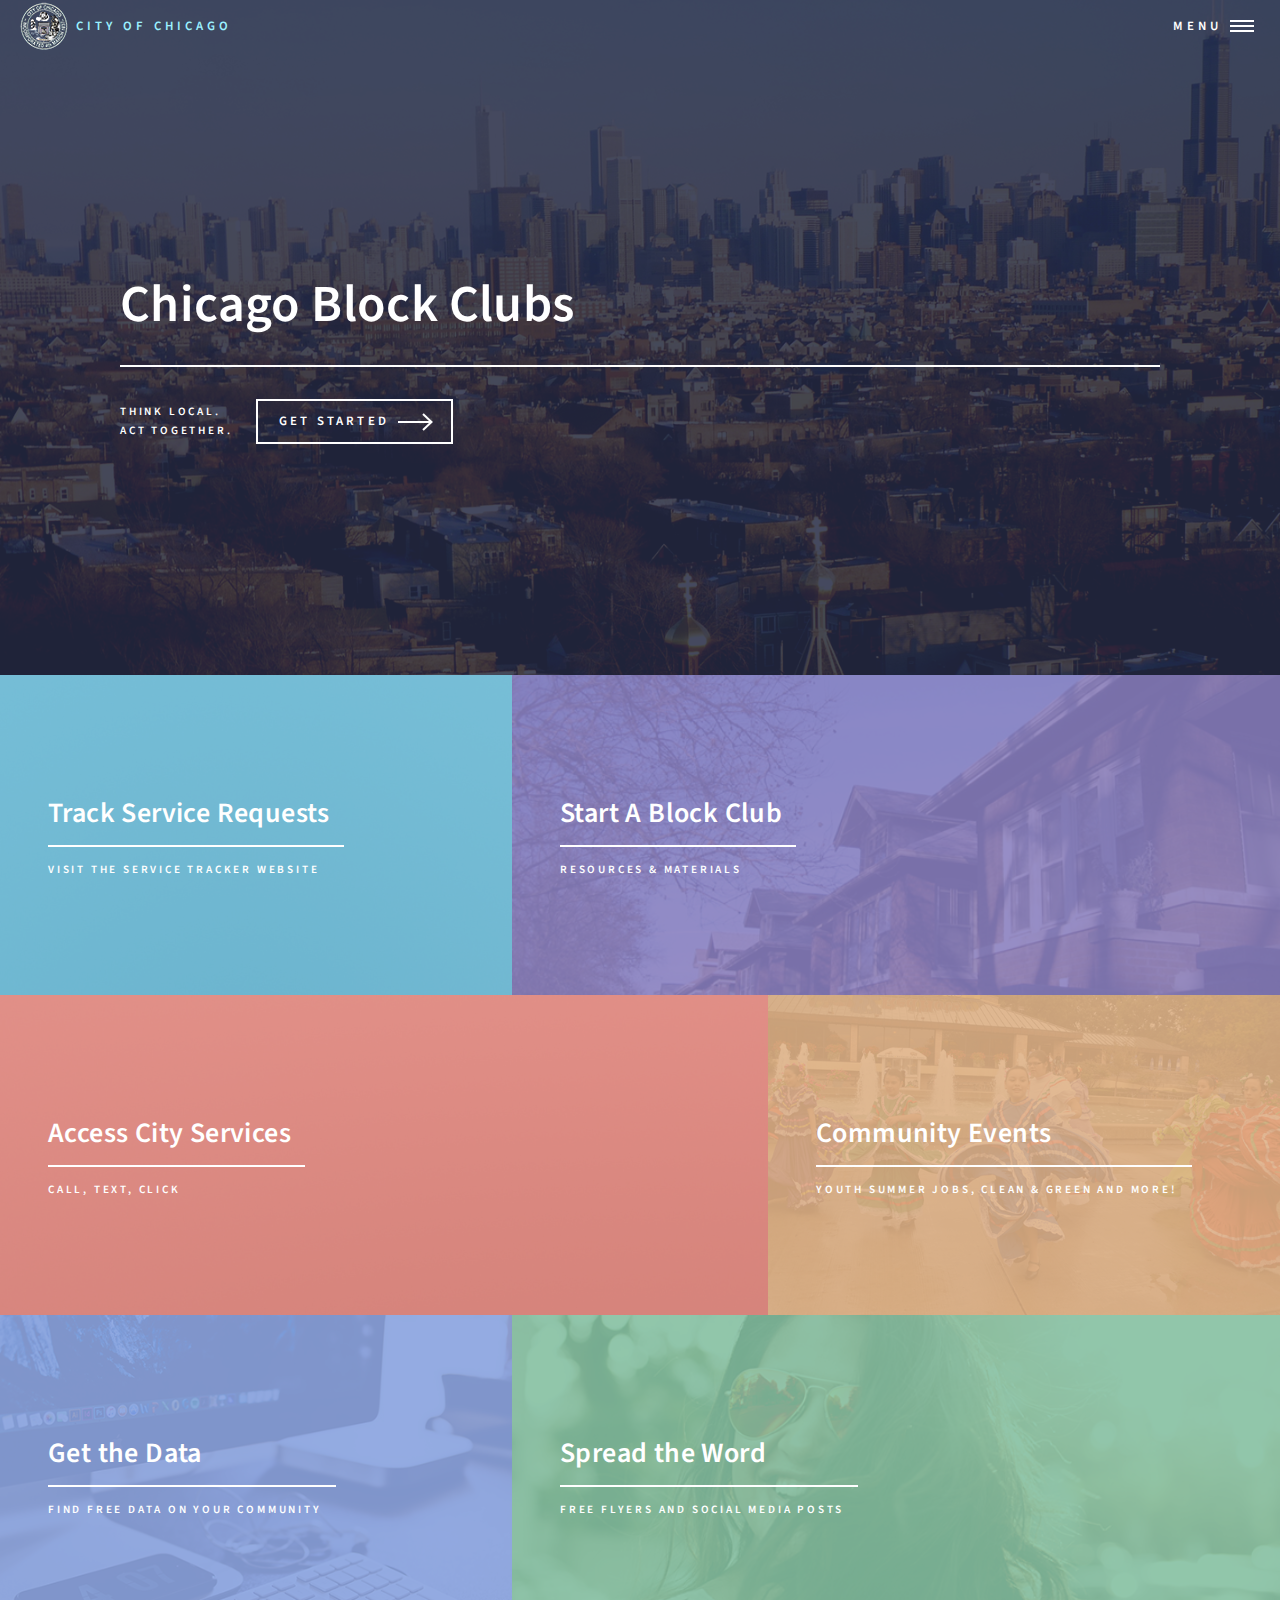
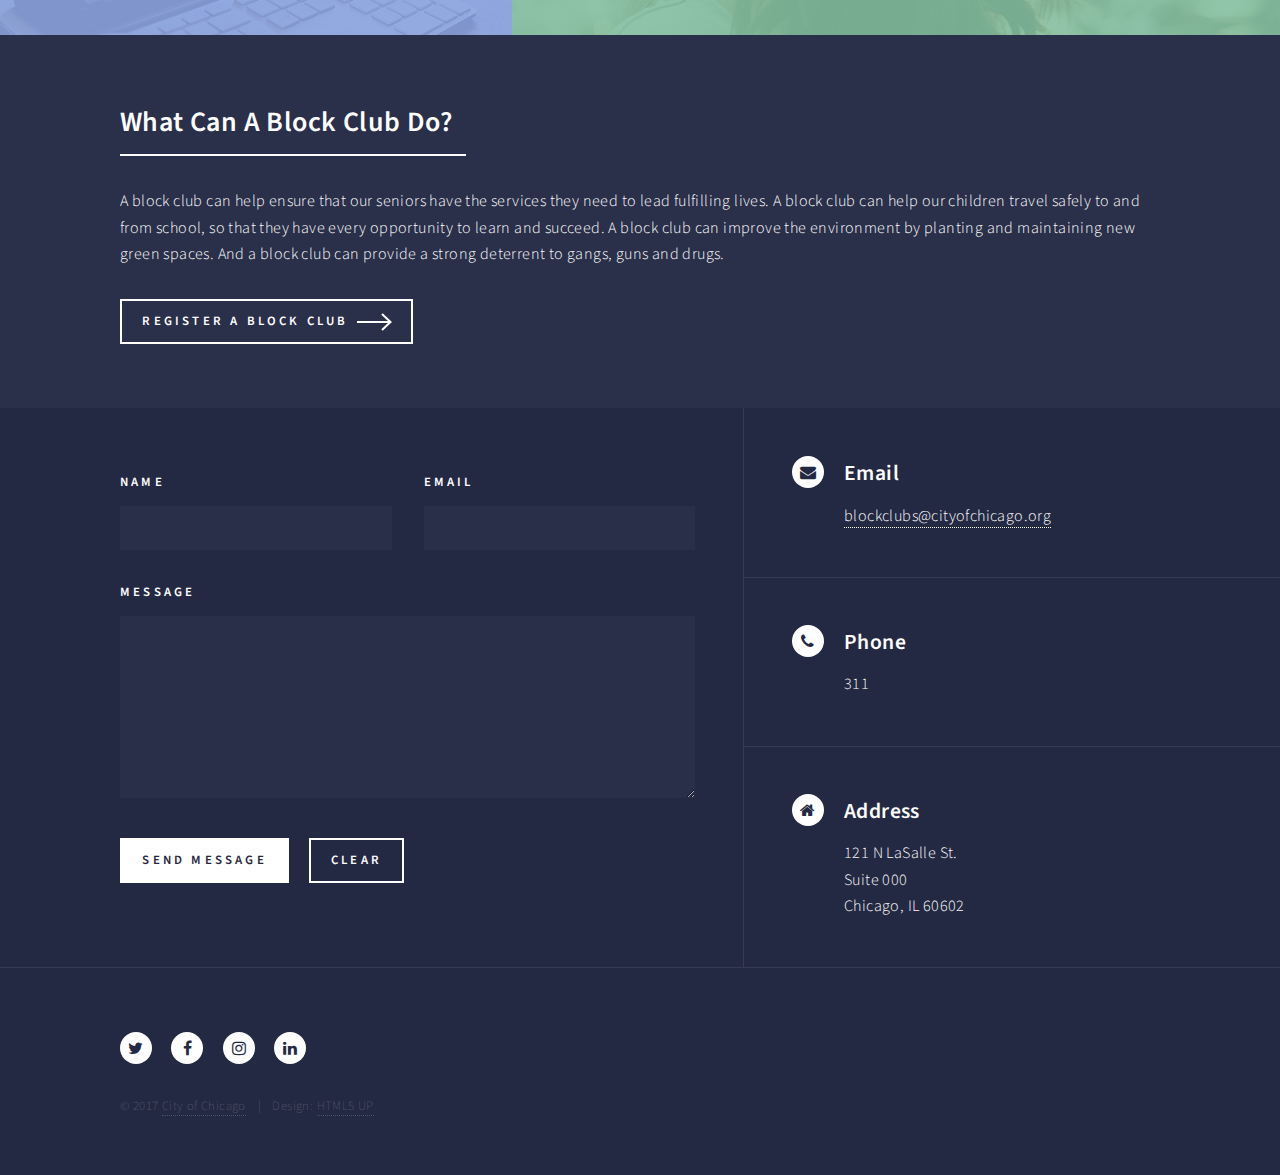
<file: index.html>
<!DOCTYPE HTML>
<!--
	Forty by HTML5 UP
	html5up.net | @ajlkn
	Free for personal and commercial use under the CCA 3.0 license (html5up.net/license)
-->
<html>
	<head>
		<title>City of Chicago Block Clubs</title>
		<meta charset="utf-8" />
		<meta name="viewport" content="width=device-width, initial-scale=1, user-scalable=no" />
		<!--[if lte IE 8]><script src="assets/js/ie/html5shiv.js"></script><![endif]-->
		<link rel="stylesheet" href="assets/css/main.css" />
		<!--[if lte IE 9]><link rel="stylesheet" href="assets/css/ie9.css" /><![endif]-->
		<!--[if lte IE 8]><link rel="stylesheet" href="assets/css/ie8.css" /><![endif]-->
	</head>
	<body>

		<!-- Wrapper -->
			<div id="wrapper">

				<!-- Header -->
					<header id="header" class="alt">
						<a href="index.html" class="logo"><span><img src="images/city-seal-inverse.png" alt="City Seal"> City of Chicago</span></a>
						<nav>
							<a href="#menu">Menu</a>
						</nav>
					</header>

				<!-- Menu -->
					<nav id="menu">
						<ul class="links">
							<li><a href="index.html">Home</a></li>
							<li><a href="city-services.html">Access City Services</a></li>
						</ul>
						<ul class="actions vertical">
							<li><a href="https://www.cityofchicago.org" class="button special fit">City of Chicago</a></li>
						</ul>
					</nav>

				<!-- Banner -->
					<section id="banner" class="major">
						<div class="inner">
							<header class="major">
								<h1>Chicago Block Clubs</h1>
							</header>
							<div class="content">
								<p>Think local.<br />
								Act Together.</p>
								<ul class="actions">
									<li><a href="#one" class="button next scrolly">Get Started</a></li>
								</ul>
							</div>
						</div>
					</section>

				<!-- Main -->
					<div id="main">

						<!-- One -->
							<section id="one" class="tiles">
								<article>
									<span class="image">
										<img src="images/pic01.jpg" alt="" />
									</span>
									<header class="major">
										<h3><a href="http://servicetracker.cityofchicago.org" class="link">Track Service Requests</a></h3>
										<p>Visit the Service Tracker website</p>
									</header>
								</article>
								<article>
									<span class="image">
										<img src="images/bungalows.jpg" alt="" />
									</span>
									<header class="major">
										<h3><a href="what-are-block-clubs.html" class="link">Start A Block Club</a></h3>
										<p>Resources &amp; Materials</p>
									</header>
								</article>
								<article>
									<span class="image">
										<img src="images/pic03.jpg" alt="" />
									</span>
									<header class="major">
										<h3><a href="city-services.html" class="link">Access City Services</a></h3>
										<p>Call, Text, Click</p>
									</header>
								</article>
								<article>
									<span class="image">
										<img src="images/latin-festival.jpg" alt="" />
									</span>
									<header class="major">
										<h3><a href="" class="link">Community Events</a></h3>
										<p>Youth Summer Jobs, Clean &amp; Green and more!</p>
									</header>
								</article>
								<article>
									<span class="image">
										<img src="images/get-data.jpg" alt="" />
									</span>
									<header class="major">
										<h3><a href="https://data.cityofchicago.org" class="link">Get the Data</a></h3>
										<p>Find free data on your community</p>
									</header>
								</article>
								<article>
									<span class="image">
										<img src="images/smiling-chicagoan.jpg" alt="" />
									</span>
									<header class="major">
										<h3><a href="" class="link">Spread the Word</a></h3>
										<p>Free flyers and social media posts</p>
									</header>
								</article>
							</section>

						<!-- Two -->
							<section id="two">
								<div class="inner">
									<header class="major">
										<h2>What Can A Block Club Do?</h2>
									</header>
									<p>A block club can help ensure that our seniors have the services they need to lead fulfilling lives. A block club can help our children travel safely to and from school, so that they have every opportunity to learn and succeed. A block club can improve the environment by planting and maintaining new green spaces. And a block club can provide a strong deterrent to gangs, guns and drugs.</p>
									<ul class="actions">
										<li><a href="https://operations.chicagopolice.org/BlockClubRegistration/" class="button next">Register A Block Club</a></li>
									</ul>
								</div>
							</section>

					</div>

				<!-- Contact -->
					<section id="contact">
						<div class="inner">
							<section>
								<form method="post" action="#">
									<div class="field half first">
										<label for="name">Name</label>
										<input type="text" name="name" id="name" />
									</div>
									<div class="field half">
										<label for="email">Email</label>
										<input type="text" name="email" id="email" />
									</div>
									<div class="field">
										<label for="message">Message</label>
										<textarea name="message" id="message" rows="6"></textarea>
									</div>
									<ul class="actions">
										<li><input type="submit" value="Send Message" class="special" /></li>
										<li><input type="reset" value="Clear" /></li>
									</ul>
								</form>
							</section>
							<section class="split">
								<section>
									<div class="contact-method">
										<span class="icon alt fa-envelope"></span>
										<h3>Email</h3>
										<a href="#">blockclubs@cityofchicago.org</a>
									</div>
								</section>
								<section>
									<div class="contact-method">
										<span class="icon alt fa-phone"></span>
										<h3>Phone</h3>
										<span>311</span>
									</div>
								</section>
								<section>
									<div class="contact-method">
										<span class="icon alt fa-home"></span>
										<h3>Address</h3>
										<span>121 N LaSalle St.<br />
										Suite 000<br />
										Chicago, IL 60602</span>
									</div>
								</section>
							</section>
						</div>
					</section>

				<!-- Footer -->
					<footer id="footer">
						<div class="inner">
							<ul class="icons">
								<li><a href="#" class="icon alt fa-twitter"><span class="label">Twitter</span></a></li>
								<li><a href="#" class="icon alt fa-facebook"><span class="label">Facebook</span></a></li>
								<li><a href="#" class="icon alt fa-instagram"><span class="label">Instagram</span></a></li>
								<li><a href="#" class="icon alt fa-linkedin"><span class="label">LinkedIn</span></a></li>
							</ul>
							<ul class="copyright">
								<li>&copy; 2017 <a href="https://www.cityofchicago.org">City of Chicago</a></li><li>Design: <a href="https://html5up.net">HTML5 UP</a></li>
							</ul>
						</div>
					</footer>

			</div>

		<!-- Scripts -->
			<script src="assets/js/jquery.min.js"></script>
			<script src="assets/js/jquery.scrolly.min.js"></script>
			<script src="assets/js/jquery.scrollex.min.js"></script>
			<script src="assets/js/skel.min.js"></script>
			<script src="assets/js/util.js"></script>
			<!--[if lte IE 8]><script src="assets/js/ie/respond.min.js"></script><![endif]-->
			<script src="assets/js/main.js"></script>

	</body>
</html>
</file>
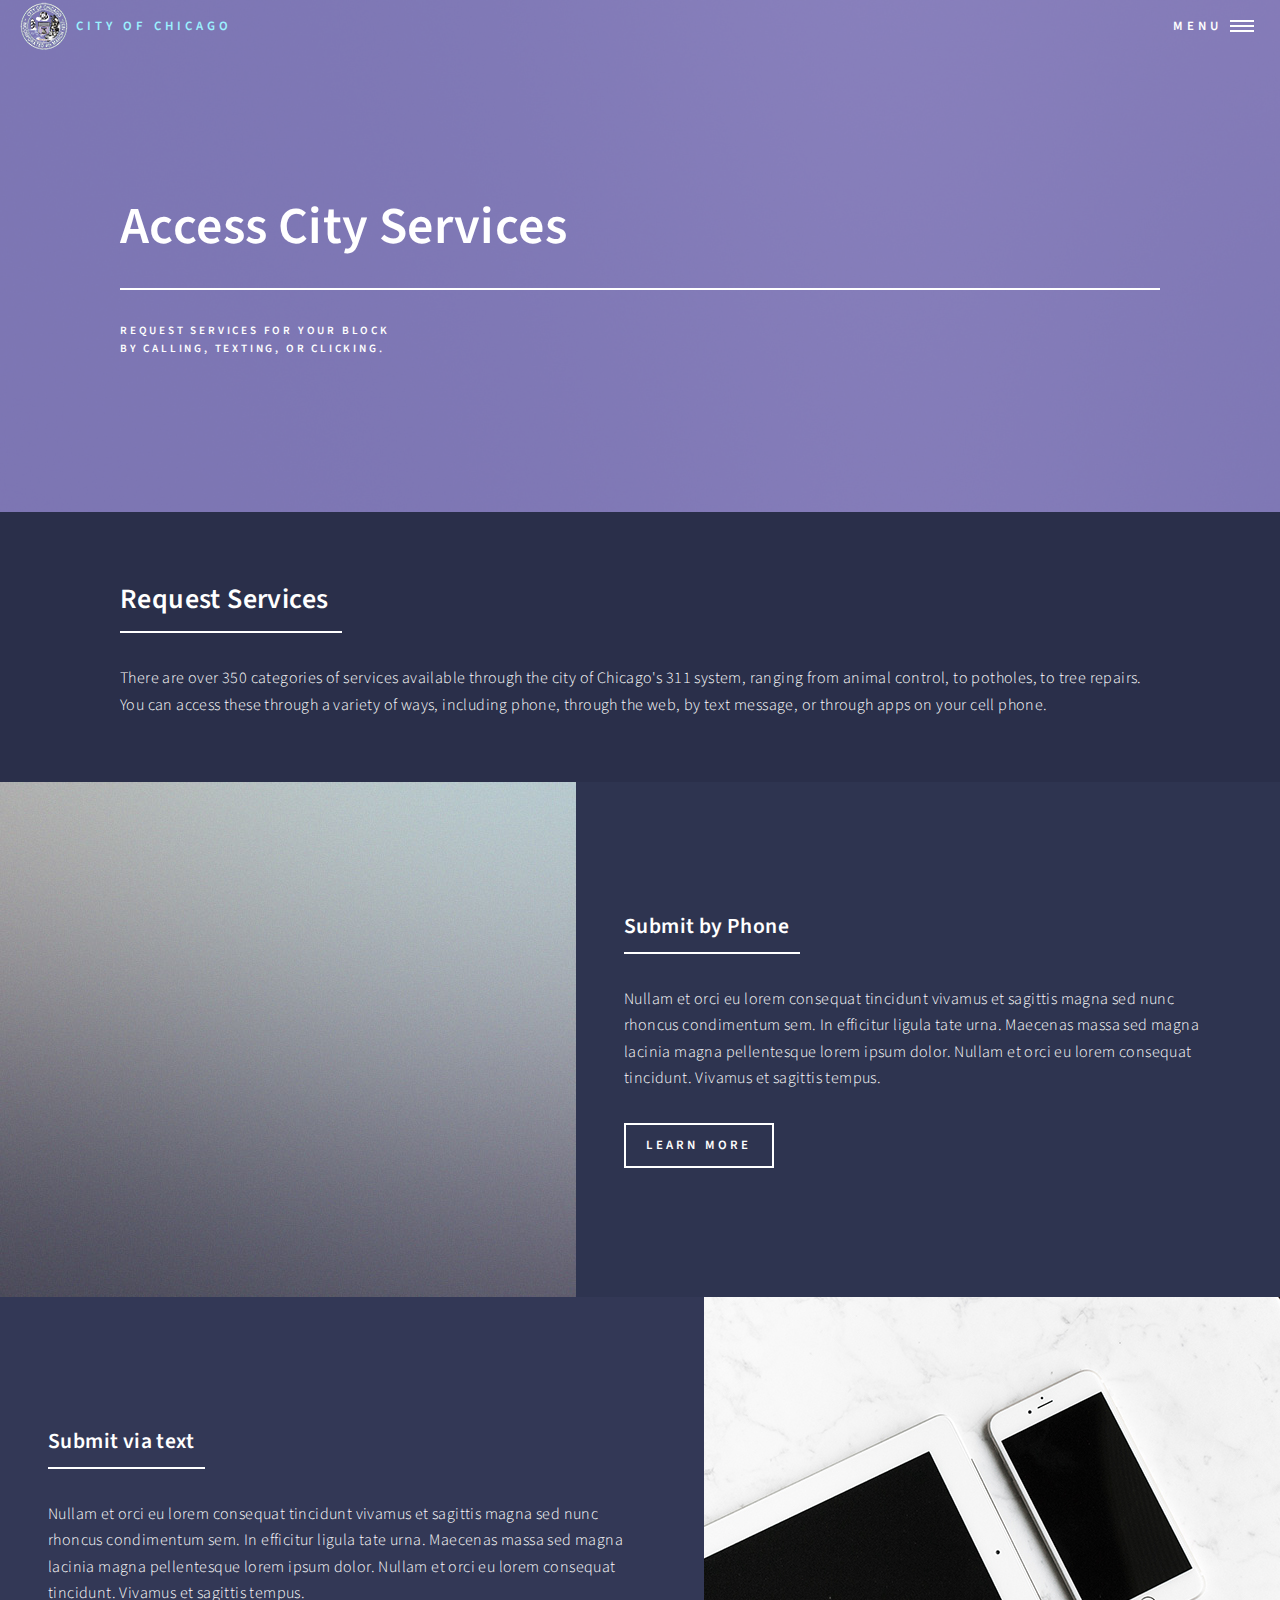
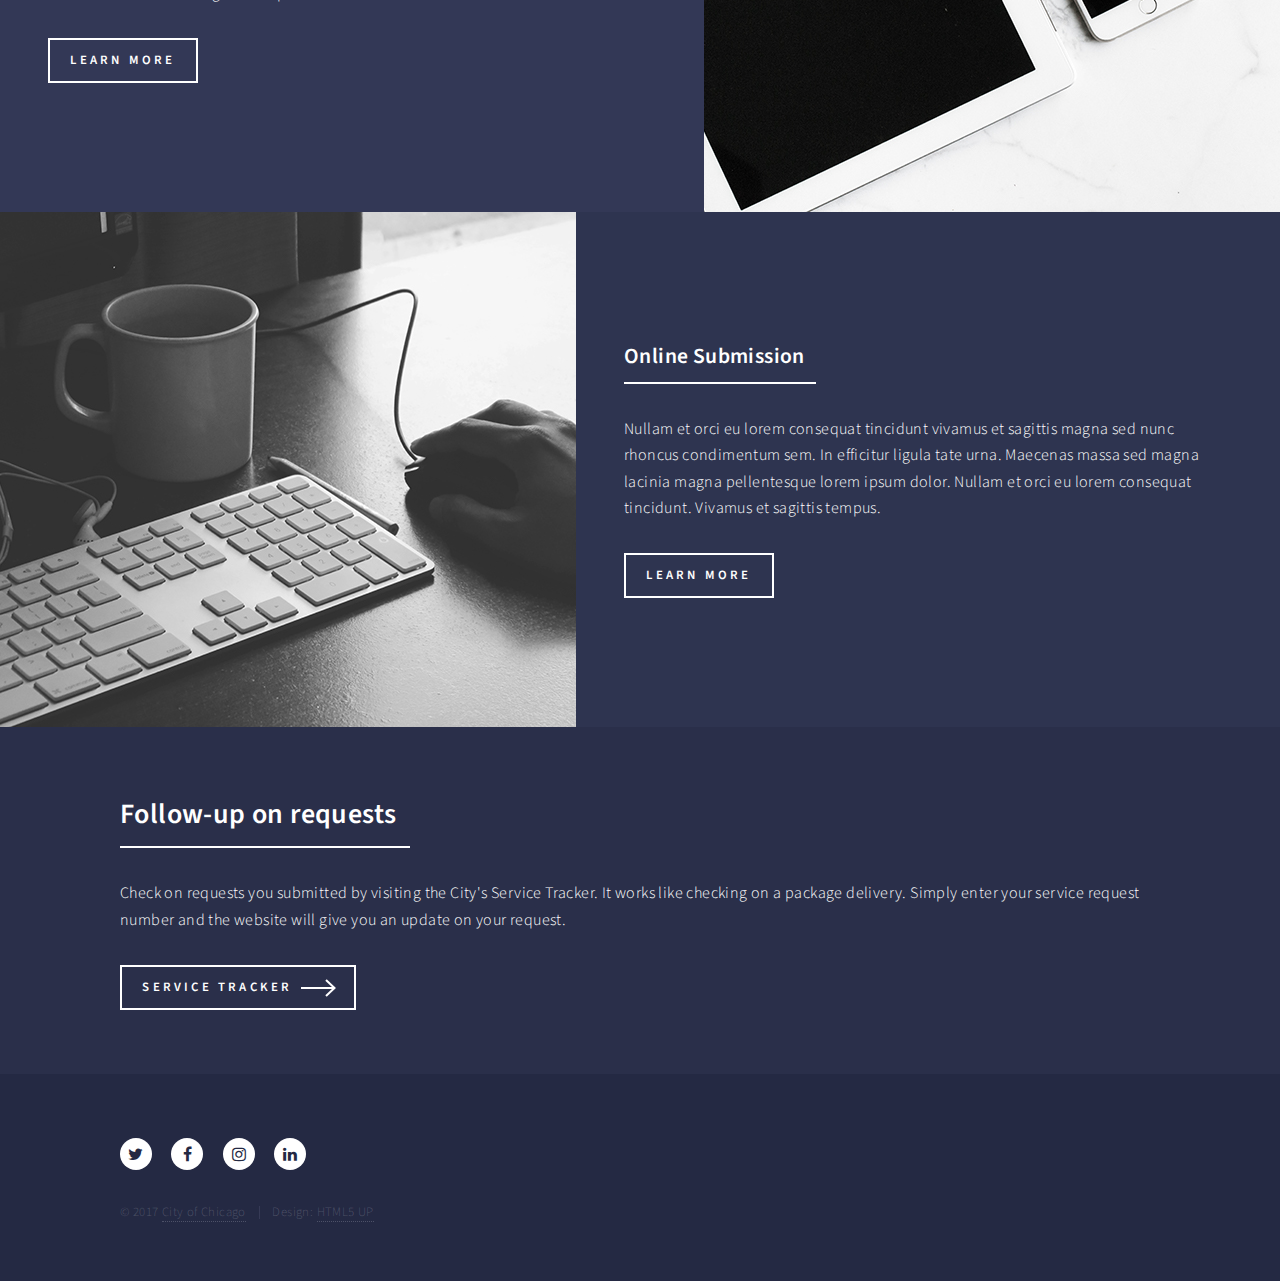
<file: city-services.html>
<!DOCTYPE HTML>
<!--
	Forty by HTML5 UP
	html5up.net | @ajlkn
	Free for personal and commercial use under the CCA 3.0 license (html5up.net/license)
-->
<html>
	<head>
		<title>Access City Services</title>
		<meta charset="utf-8" />
		<meta name="viewport" content="width=device-width, initial-scale=1, user-scalable=no" />
		<!--[if lte IE 8]><script src="assets/js/ie/html5shiv.js"></script><![endif]-->
		<link rel="stylesheet" href="assets/css/main.css" />
		<!--[if lte IE 9]><link rel="stylesheet" href="assets/css/ie9.css" /><![endif]-->
		<!--[if lte IE 8]><link rel="stylesheet" href="assets/css/ie8.css" /><![endif]-->
	</head>
	<body>

		<!-- Wrapper -->
			<div id="wrapper">

				<!-- Header -->
				<!-- Note: The "styleN" class below should match that of the banner element. -->
					<header id="header" class="alt style2">
						<a href="index.html" class="logo"><span><img src="images/city-seal-inverse.png" alt="City Seal"> City of Chicago</span></a>
						<nav>
							<a href="#menu">Menu</a>
						</nav>
					</header>

				<!-- Menu -->
					<nav id="menu">
						<ul class="links">
							<li><a href="index.html">Home</a></li>
							<li><a href="city-services.html">Access City Services</a></li>
						</ul>
					</nav>

				<!-- Banner -->
				<!-- Note: The "styleN" class below should match that of the header element. -->
					<section id="banner" class="style2">
						<div class="inner">
							<span class="image">
								<img src="images/pic07.jpg" alt="" />
							</span>
							<header class="major">
								<h1>Access City Services</h1>
							</header>
							<div class="content">
								<p>Request services for your block<br />
								by calling, texting, or clicking.</p>
							</div>
						</div>
					</section>

				<!-- Main -->
					<div id="main">

						<!-- One -->
							<section id="one">
								<div class="inner">
									<header class="major">
										<h2>Request Services</h2>
									</header>
									<p>There are over 350 categories of services available through the city of Chicago's 311 system, ranging from animal control, to potholes, to tree repairs. You can access these through a variety of ways, including phone, through the web, by text message, or through apps on your cell phone.</p>
								</div>
							</section>

						<!-- Two -->
							<section id="two" class="spotlights">
								<section>
									<a href="generic.html" class="image">
										<img src="images/pic08.jpg" alt="" data-position="center center" />
									</a>
									<div class="content">
										<div class="inner">
											<header class="major">
												<h3>Submit by Phone</h3>
											</header>
											<p>Nullam et orci eu lorem consequat tincidunt vivamus et sagittis magna sed nunc rhoncus condimentum sem. In efficitur ligula tate urna. Maecenas massa sed magna lacinia magna pellentesque lorem ipsum dolor. Nullam et orci eu lorem consequat tincidunt. Vivamus et sagittis tempus.</p>
											<ul class="actions">
												<li><a href="" class="button">Learn more</a></li>
											</ul>
										</div>
									</div>
								</section>
								<section>
									<a href="generic.html" class="image">
										<img src="images/tablet-phone.jpg" alt="" data-position="top center" />
									</a>
									<div class="content">
										<div class="inner">
											<header class="major">
												<h3>Submit via text</h3>
											</header>
											<p>Nullam et orci eu lorem consequat tincidunt vivamus et sagittis magna sed nunc rhoncus condimentum sem. In efficitur ligula tate urna. Maecenas massa sed magna lacinia magna pellentesque lorem ipsum dolor. Nullam et orci eu lorem consequat tincidunt. Vivamus et sagittis tempus.</p>
											<ul class="actions">
												<li><a href="" class="button">Learn more</a></li>
											</ul>
										</div>
									</div>
								</section>
								<section>
									<a href="generic.html" class="image">
										<img src="images/keyboard-mouse.jpg" alt="" data-position="25% 25%" />
									</a>
									<div class="content">
										<div class="inner">
											<header class="major">
												<h3>Online Submission</h3>
											</header>
											<p>Nullam et orci eu lorem consequat tincidunt vivamus et sagittis magna sed nunc rhoncus condimentum sem. In efficitur ligula tate urna. Maecenas massa sed magna lacinia magna pellentesque lorem ipsum dolor. Nullam et orci eu lorem consequat tincidunt. Vivamus et sagittis tempus.</p>
											<ul class="actions">
												<li><a href="" class="button">Learn more</a></li>
											</ul>
										</div>
									</div>
								</section>
							</section>

						<!-- Three -->
							<section id="three">
								<div class="inner">
									<header class="major">
										<h2>Follow-up on requests</h2>
									</header>
									<p>Check on requests you submitted by visiting the City's Service Tracker. It works like checking on a package delivery. Simply enter your service request number and the website will give you an update on your request.</p>
									<ul class="actions">
										<li><a href="http://servicetracker.cityofchicago.org" class="button next">Service Tracker</a></li>
									</ul>
								</div>
							</section>

					</div>

				<!-- Footer -->
					<footer id="footer">
						<div class="inner">
							<ul class="icons">
								<li><a href="#" class="icon alt fa-twitter"><span class="label">Twitter</span></a></li>
								<li><a href="#" class="icon alt fa-facebook"><span class="label">Facebook</span></a></li>
								<li><a href="#" class="icon alt fa-instagram"><span class="label">Instagram</span></a></li>
								<li><a href="#" class="icon alt fa-linkedin"><span class="label">LinkedIn</span></a></li>
							</ul>
							<ul class="copyright">
								<li>&copy; 2017 <a href="https://www.cityofchicago.org">City of Chicago</a></li><li>Design: <a href="https://html5up.net">HTML5 UP</a></li>
							</ul>
						</div>
					</footer>

			</div>

		<!-- Scripts -->
			<script src="assets/js/jquery.min.js"></script>
			<script src="assets/js/jquery.scrolly.min.js"></script>
			<script src="assets/js/jquery.scrollex.min.js"></script>
			<script src="assets/js/skel.min.js"></script>
			<script src="assets/js/util.js"></script>
			<!--[if lte IE 8]><script src="assets/js/ie/respond.min.js"></script><![endif]-->
			<script src="assets/js/main.js"></script>

	</body>
</html>
</file>
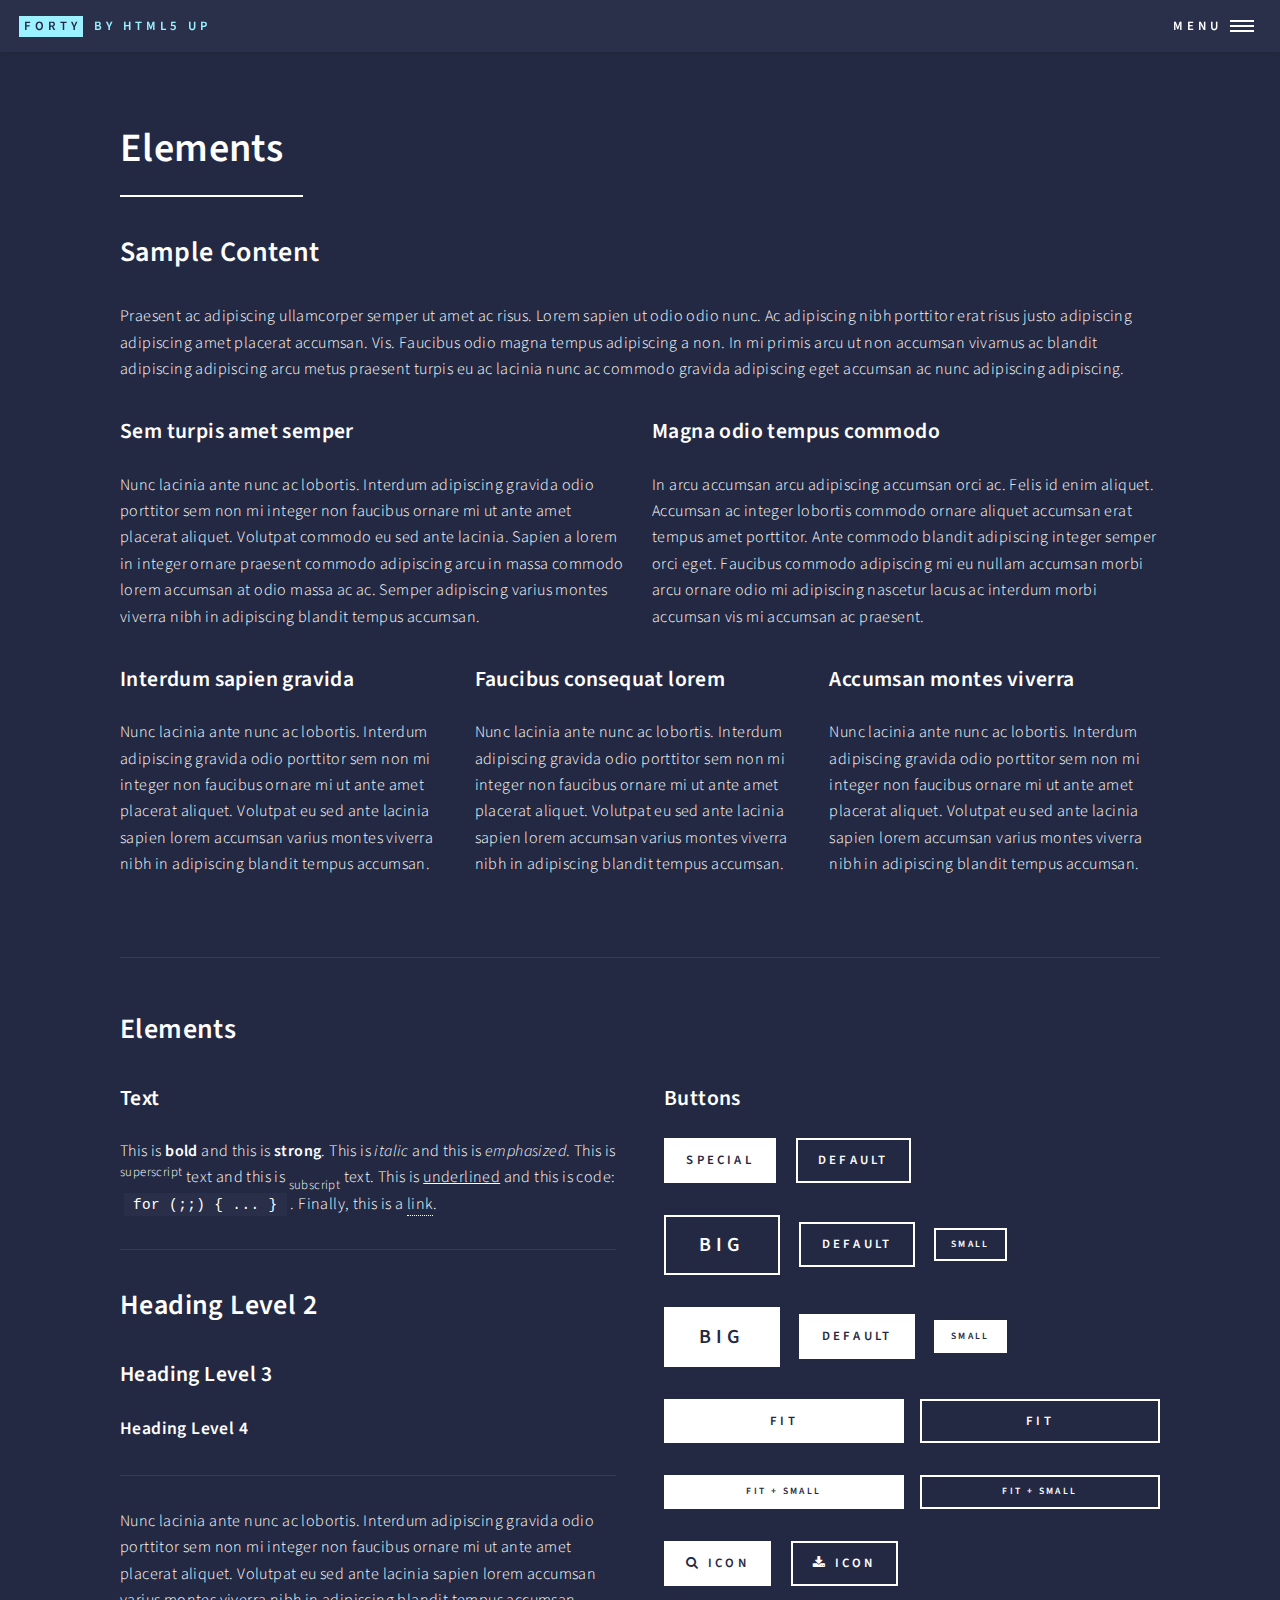
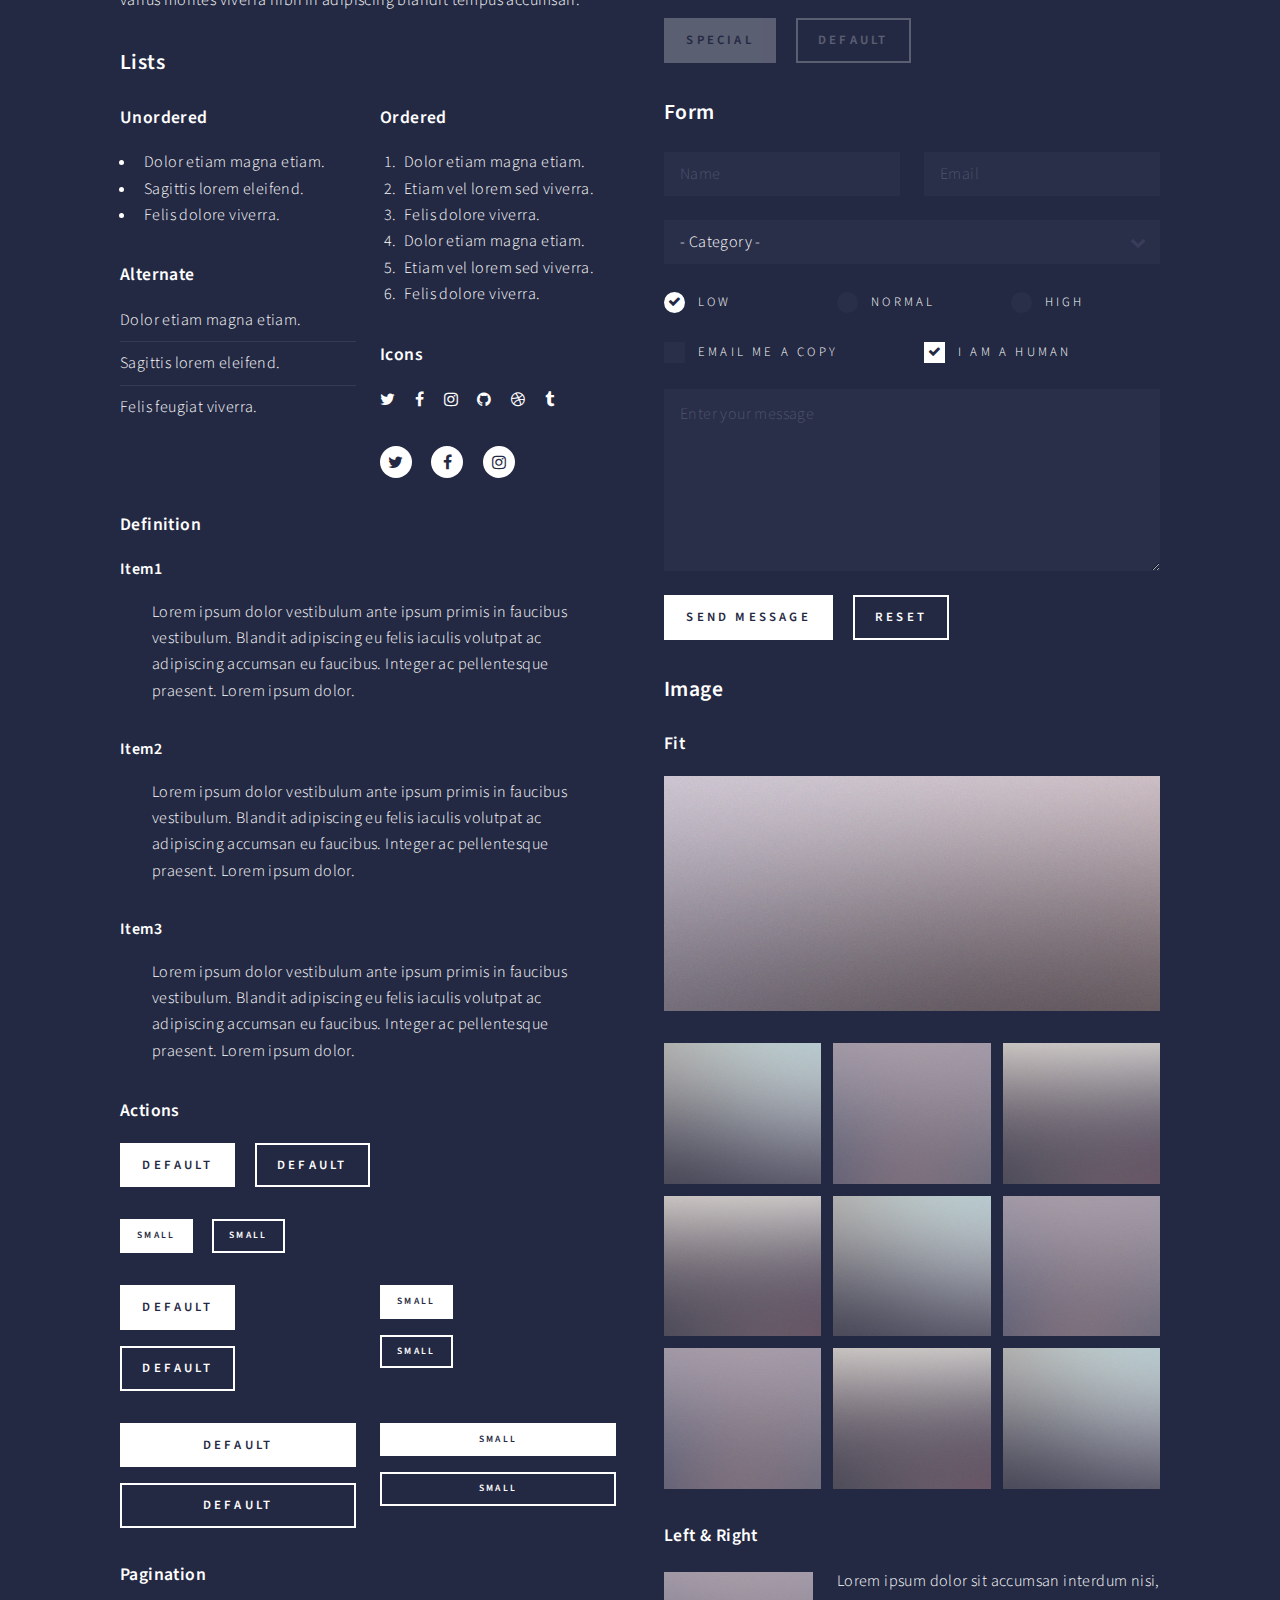
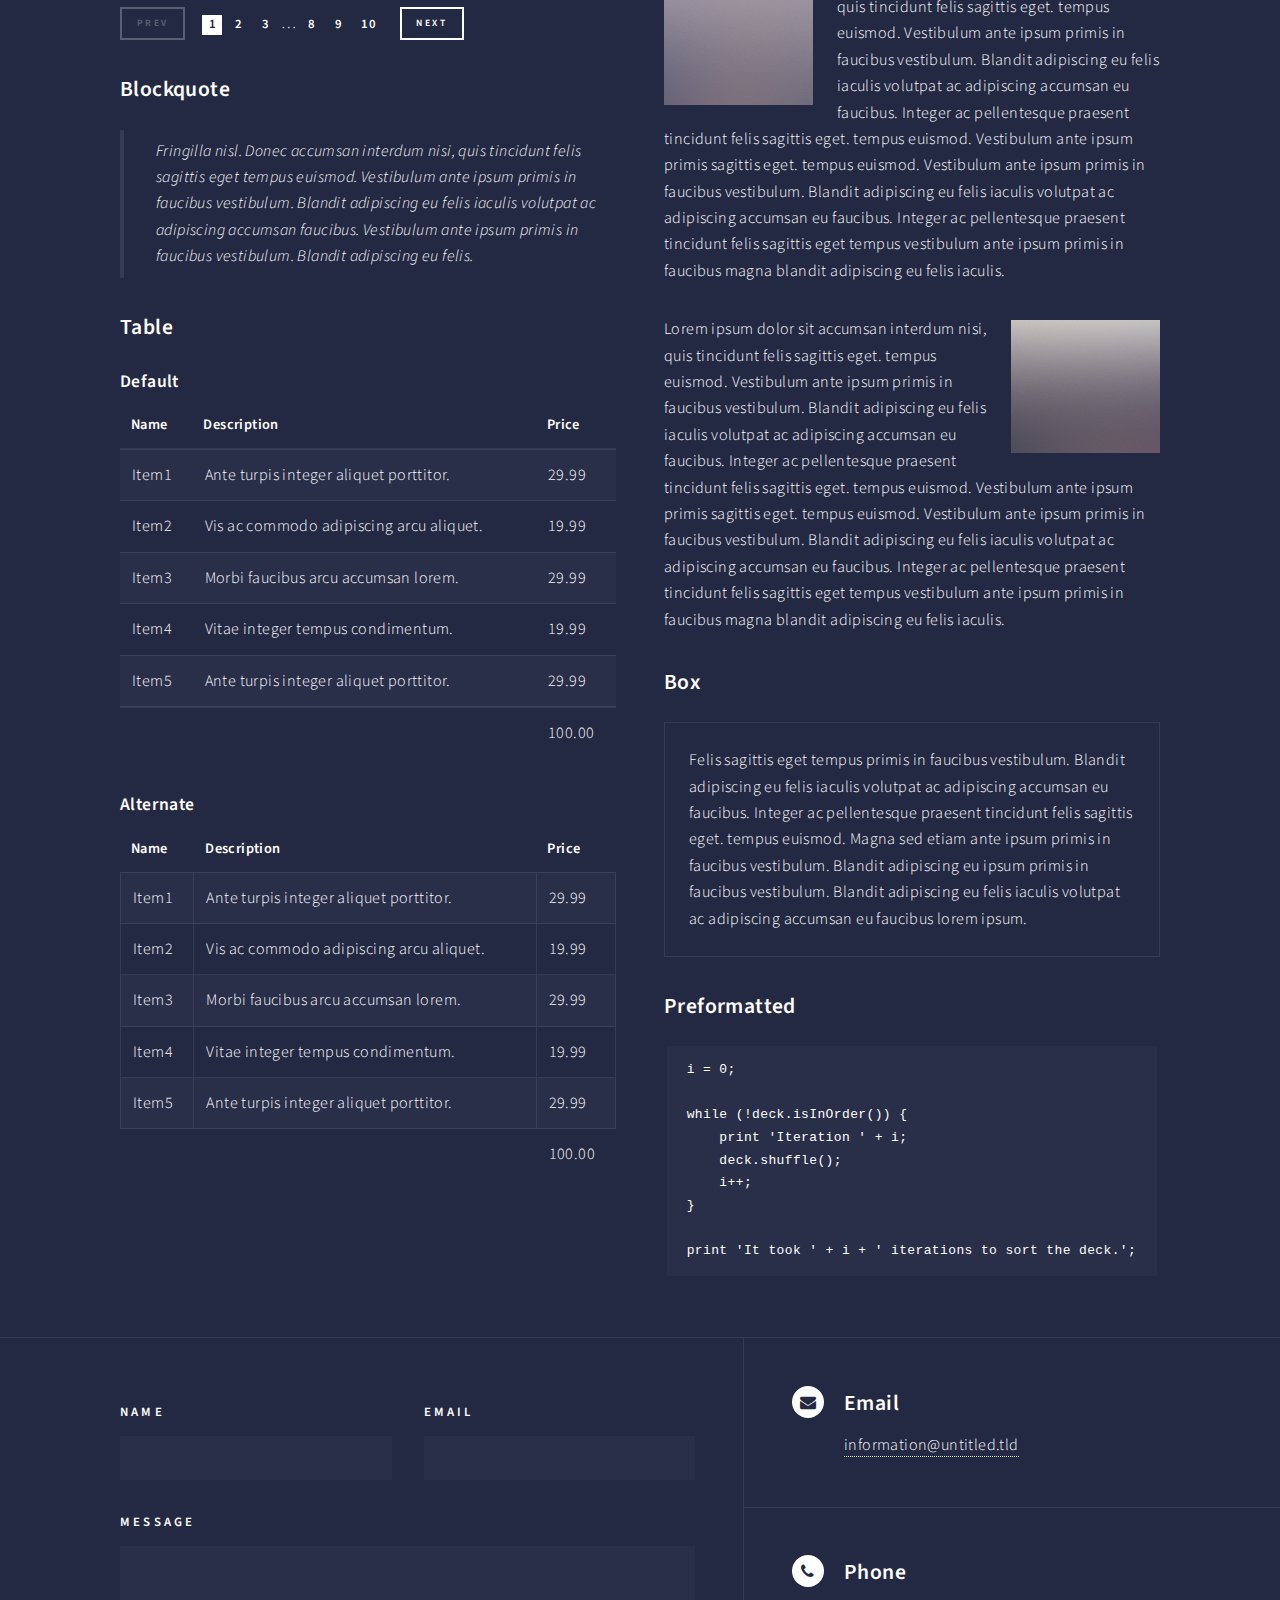
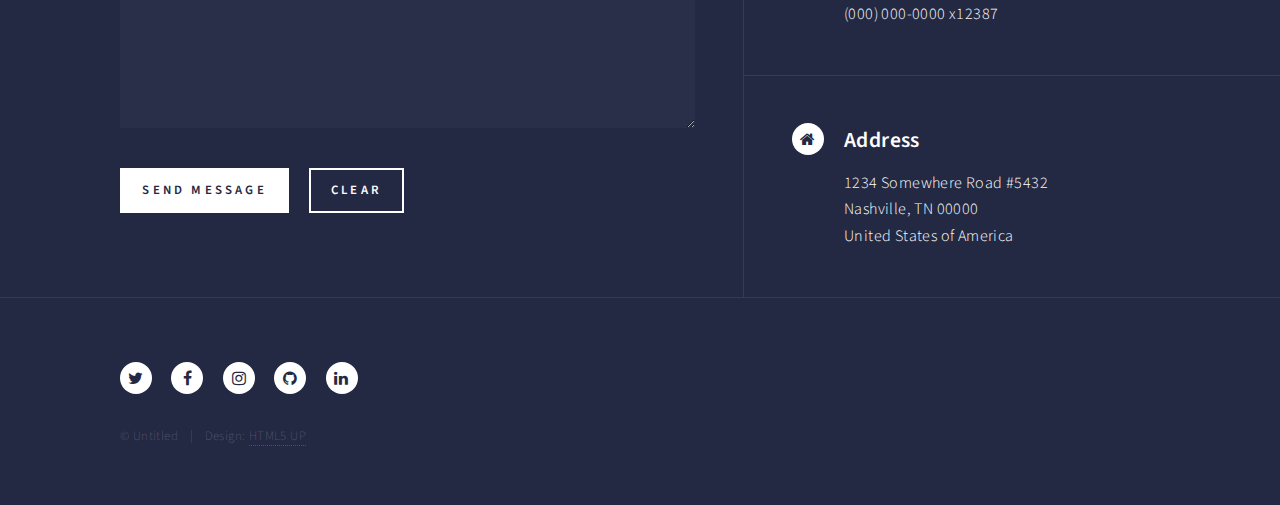
<file: elements.html>
<!DOCTYPE HTML>
<!--
	Forty by HTML5 UP
	html5up.net | @ajlkn
	Free for personal and commercial use under the CCA 3.0 license (html5up.net/license)
-->
<html>
	<head>
		<title>Elements - Forty by HTML5 UP</title>
		<meta charset="utf-8" />
		<meta name="viewport" content="width=device-width, initial-scale=1, user-scalable=no" />
		<!--[if lte IE 8]><script src="assets/js/ie/html5shiv.js"></script><![endif]-->
		<link rel="stylesheet" href="assets/css/main.css" />
		<!--[if lte IE 9]><link rel="stylesheet" href="assets/css/ie9.css" /><![endif]-->
		<!--[if lte IE 8]><link rel="stylesheet" href="assets/css/ie8.css" /><![endif]-->
	</head>
	<body>

		<!-- Wrapper -->
			<div id="wrapper">

				<!-- Header -->
					<header id="header">
						<a href="index.html" class="logo"><strong>Forty</strong> <span>by HTML5 UP</span></a>
						<nav>
							<a href="#menu">Menu</a>
						</nav>
					</header>

				<!-- Menu -->
					<nav id="menu">
						<ul class="links">
							<li><a href="index.html">Home</a></li>
							<li><a href="landing.html">Landing</a></li>
							<li><a href="generic.html">Generic</a></li>
							<li><a href="elements.html">Elements</a></li>
						</ul>
						<ul class="actions vertical">
							<li><a href="#" class="button special fit">Get Started</a></li>
							<li><a href="#" class="button fit">Log In</a></li>
						</ul>
					</nav>

				<!-- Main -->
					<div id="main" class="alt">

						<!-- One -->
							<section id="one">
								<div class="inner">
									<header class="major">
										<h1>Elements</h1>
									</header>

									<!-- Content -->
										<h2 id="content">Sample Content</h2>
										<p>Praesent ac adipiscing ullamcorper semper ut amet ac risus. Lorem sapien ut odio odio nunc. Ac adipiscing nibh porttitor erat risus justo adipiscing adipiscing amet placerat accumsan. Vis. Faucibus odio magna tempus adipiscing a non. In mi primis arcu ut non accumsan vivamus ac blandit adipiscing adipiscing arcu metus praesent turpis eu ac lacinia nunc ac commodo gravida adipiscing eget accumsan ac nunc adipiscing adipiscing.</p>
										<div class="row">
											<div class="6u 12u$(small)">
												<h3>Sem turpis amet semper</h3>
												<p>Nunc lacinia ante nunc ac lobortis. Interdum adipiscing gravida odio porttitor sem non mi integer non faucibus ornare mi ut ante amet placerat aliquet. Volutpat commodo eu sed ante lacinia. Sapien a lorem in integer ornare praesent commodo adipiscing arcu in massa commodo lorem accumsan at odio massa ac ac. Semper adipiscing varius montes viverra nibh in adipiscing blandit tempus accumsan.</p>
											</div>
											<div class="6u$ 12u$(small)">
												<h3>Magna odio tempus commodo</h3>
												<p>In arcu accumsan arcu adipiscing accumsan orci ac. Felis id enim aliquet. Accumsan ac integer lobortis commodo ornare aliquet accumsan erat tempus amet porttitor. Ante commodo blandit adipiscing integer semper orci eget. Faucibus commodo adipiscing mi eu nullam accumsan morbi arcu ornare odio mi adipiscing nascetur lacus ac interdum morbi accumsan vis mi accumsan ac praesent.</p>
											</div>
											<!-- Break -->
											<div class="4u 12u$(medium)">
												<h3>Interdum sapien gravida</h3>
												<p>Nunc lacinia ante nunc ac lobortis. Interdum adipiscing gravida odio porttitor sem non mi integer non faucibus ornare mi ut ante amet placerat aliquet. Volutpat eu sed ante lacinia sapien lorem accumsan varius montes viverra nibh in adipiscing blandit tempus accumsan.</p>
											</div>
											<div class="4u 12u$(medium)">
												<h3>Faucibus consequat lorem</h3>
												<p>Nunc lacinia ante nunc ac lobortis. Interdum adipiscing gravida odio porttitor sem non mi integer non faucibus ornare mi ut ante amet placerat aliquet. Volutpat eu sed ante lacinia sapien lorem accumsan varius montes viverra nibh in adipiscing blandit tempus accumsan.</p>
											</div>
											<div class="4u$ 12u$(medium)">
												<h3>Accumsan montes viverra</h3>
												<p>Nunc lacinia ante nunc ac lobortis. Interdum adipiscing gravida odio porttitor sem non mi integer non faucibus ornare mi ut ante amet placerat aliquet. Volutpat eu sed ante lacinia sapien lorem accumsan varius montes viverra nibh in adipiscing blandit tempus accumsan.</p>
											</div>
										</div>

									<hr class="major" />

									<!-- Elements -->
										<h2 id="elements">Elements</h2>
										<div class="row 200%">
											<div class="6u 12u$(medium)">

												<!-- Text stuff -->
													<h3>Text</h3>
													<p>This is <b>bold</b> and this is <strong>strong</strong>. This is <i>italic</i> and this is <em>emphasized</em>.
													This is <sup>superscript</sup> text and this is <sub>subscript</sub> text.
													This is <u>underlined</u> and this is code: <code>for (;;) { ... }</code>.
													Finally, this is a <a href="#">link</a>.</p>
													<hr />
													<h2>Heading Level 2</h2>
													<h3>Heading Level 3</h3>
													<h4>Heading Level 4</h4>
													<hr />
													<p>Nunc lacinia ante nunc ac lobortis. Interdum adipiscing gravida odio porttitor sem non mi integer non faucibus ornare mi ut ante amet placerat aliquet. Volutpat eu sed ante lacinia sapien lorem accumsan varius montes viverra nibh in adipiscing blandit tempus accumsan.</p>

												<!-- Lists -->
													<h3>Lists</h3>
													<div class="row">
														<div class="6u 12u$(small)">

															<h4>Unordered</h4>
															<ul>
																<li>Dolor etiam magna etiam.</li>
																<li>Sagittis lorem eleifend.</li>
																<li>Felis dolore viverra.</li>
															</ul>

															<h4>Alternate</h4>
															<ul class="alt">
																<li>Dolor etiam magna etiam.</li>
																<li>Sagittis lorem eleifend.</li>
																<li>Felis feugiat viverra.</li>
															</ul>

														</div>
														<div class="6u$ 12u$(small)">

															<h4>Ordered</h4>
															<ol>
																<li>Dolor etiam magna etiam.</li>
																<li>Etiam vel lorem sed viverra.</li>
																<li>Felis dolore viverra.</li>
																<li>Dolor etiam magna etiam.</li>
																<li>Etiam vel lorem sed viverra.</li>
																<li>Felis dolore viverra.</li>
															</ol>

															<h4>Icons</h4>
															<ul class="icons">
																<li><a href="#" class="icon fa-twitter"><span class="label">Twitter</span></a></li>
																<li><a href="#" class="icon fa-facebook"><span class="label">Facebook</span></a></li>
																<li><a href="#" class="icon fa-instagram"><span class="label">Instagram</span></a></li>
																<li><a href="#" class="icon fa-github"><span class="label">Github</span></a></li>
																<li><a href="#" class="icon fa-dribbble"><span class="label">Dribbble</span></a></li>
																<li><a href="#" class="icon fa-tumblr"><span class="label">Tumblr</span></a></li>
															</ul>
															<ul class="icons">
																<li><a href="#" class="icon alt fa-twitter"><span class="label">Twitter</span></a></li>
																<li><a href="#" class="icon alt fa-facebook"><span class="label">Facebook</span></a></li>
																<li><a href="#" class="icon alt fa-instagram"><span class="label">Instagram</span></a></li>
															</ul>

														</div>
													</div>
													<h4>Definition</h4>
													<dl>
														<dt>Item1</dt>
														<dd>
															<p>Lorem ipsum dolor vestibulum ante ipsum primis in faucibus vestibulum. Blandit adipiscing eu felis iaculis volutpat ac adipiscing accumsan eu faucibus. Integer ac pellentesque praesent. Lorem ipsum dolor.</p>
														</dd>
														<dt>Item2</dt>
														<dd>
															<p>Lorem ipsum dolor vestibulum ante ipsum primis in faucibus vestibulum. Blandit adipiscing eu felis iaculis volutpat ac adipiscing accumsan eu faucibus. Integer ac pellentesque praesent. Lorem ipsum dolor.</p>
														</dd>
														<dt>Item3</dt>
														<dd>
															<p>Lorem ipsum dolor vestibulum ante ipsum primis in faucibus vestibulum. Blandit adipiscing eu felis iaculis volutpat ac adipiscing accumsan eu faucibus. Integer ac pellentesque praesent. Lorem ipsum dolor.</p>
														</dd>
													</dl>

													<h4>Actions</h4>
													<ul class="actions">
														<li><a href="#" class="button special">Default</a></li>
														<li><a href="#" class="button">Default</a></li>
													</ul>
													<ul class="actions small">
														<li><a href="#" class="button special small">Small</a></li>
														<li><a href="#" class="button small">Small</a></li>
													</ul>
													<div class="row">
														<div class="6u 12u$(small)">
															<ul class="actions vertical">
																<li><a href="#" class="button special">Default</a></li>
																<li><a href="#" class="button">Default</a></li>
															</ul>
														</div>
														<div class="6u$ 12u$(small)">
															<ul class="actions vertical small">
																<li><a href="#" class="button special small">Small</a></li>
																<li><a href="#" class="button small">Small</a></li>
															</ul>
														</div>
														<div class="6u 12u$(small)">
															<ul class="actions vertical">
																<li><a href="#" class="button special fit">Default</a></li>
																<li><a href="#" class="button fit">Default</a></li>
															</ul>
														</div>
														<div class="6u$ 12u$(small)">
															<ul class="actions vertical small">
																<li><a href="#" class="button special small fit">Small</a></li>
																<li><a href="#" class="button small fit">Small</a></li>
															</ul>
														</div>
													</div>

													<h4>Pagination</h4>
													<ul class="pagination">
														<li><span class="button small disabled">Prev</span></li>
														<li><a href="#" class="page active">1</a></li>
														<li><a href="#" class="page">2</a></li>
														<li><a href="#" class="page">3</a></li>
														<li><span>&hellip;</span></li>
														<li><a href="#" class="page">8</a></li>
														<li><a href="#" class="page">9</a></li>
														<li><a href="#" class="page">10</a></li>
														<li><a href="#" class="button small">Next</a></li>
													</ul>

												<!-- Blockquote -->
													<h3>Blockquote</h3>
													<blockquote>Fringilla nisl. Donec accumsan interdum nisi, quis tincidunt felis sagittis eget tempus euismod. Vestibulum ante ipsum primis in faucibus vestibulum. Blandit adipiscing eu felis iaculis volutpat ac adipiscing accumsan faucibus. Vestibulum ante ipsum primis in faucibus vestibulum. Blandit adipiscing eu felis.</blockquote>

												<!-- Table -->
													<h3>Table</h3>

													<h4>Default</h4>
													<div class="table-wrapper">
														<table>
															<thead>
																<tr>
																	<th>Name</th>
																	<th>Description</th>
																	<th>Price</th>
																</tr>
															</thead>
															<tbody>
																<tr>
																	<td>Item1</td>
																	<td>Ante turpis integer aliquet porttitor.</td>
																	<td>29.99</td>
																</tr>
																<tr>
																	<td>Item2</td>
																	<td>Vis ac commodo adipiscing arcu aliquet.</td>
																	<td>19.99</td>
																</tr>
																<tr>
																	<td>Item3</td>
																	<td> Morbi faucibus arcu accumsan lorem.</td>
																	<td>29.99</td>
																</tr>
																<tr>
																	<td>Item4</td>
																	<td>Vitae integer tempus condimentum.</td>
																	<td>19.99</td>
																</tr>
																<tr>
																	<td>Item5</td>
																	<td>Ante turpis integer aliquet porttitor.</td>
																	<td>29.99</td>
																</tr>
															</tbody>
															<tfoot>
																<tr>
																	<td colspan="2"></td>
																	<td>100.00</td>
																</tr>
															</tfoot>
														</table>
													</div>

													<h4>Alternate</h4>
													<div class="table-wrapper">
														<table class="alt">
															<thead>
																<tr>
																	<th>Name</th>
																	<th>Description</th>
																	<th>Price</th>
																</tr>
															</thead>
															<tbody>
																<tr>
																	<td>Item1</td>
																	<td>Ante turpis integer aliquet porttitor.</td>
																	<td>29.99</td>
																</tr>
																<tr>
																	<td>Item2</td>
																	<td>Vis ac commodo adipiscing arcu aliquet.</td>
																	<td>19.99</td>
																</tr>
																<tr>
																	<td>Item3</td>
																	<td> Morbi faucibus arcu accumsan lorem.</td>
																	<td>29.99</td>
																</tr>
																<tr>
																	<td>Item4</td>
																	<td>Vitae integer tempus condimentum.</td>
																	<td>19.99</td>
																</tr>
																<tr>
																	<td>Item5</td>
																	<td>Ante turpis integer aliquet porttitor.</td>
																	<td>29.99</td>
																</tr>
															</tbody>
															<tfoot>
																<tr>
																	<td colspan="2"></td>
																	<td>100.00</td>
																</tr>
															</tfoot>
														</table>
													</div>

											</div>
											<div class="6u$ 12u$(medium)">

												<!-- Buttons -->
													<h3>Buttons</h3>
													<ul class="actions">
														<li><a href="#" class="button special">Special</a></li>
														<li><a href="#" class="button">Default</a></li>
													</ul>
													<ul class="actions">
														<li><a href="#" class="button big">Big</a></li>
														<li><a href="#" class="button">Default</a></li>
														<li><a href="#" class="button small">Small</a></li>
													</ul>
													<ul class="actions">
														<li><a href="#" class="button special big">Big</a></li>
														<li><a href="#" class="button special">Default</a></li>
														<li><a href="#" class="button special small">Small</a></li>
													</ul>
													<ul class="actions fit">
														<li><a href="#" class="button special fit">Fit</a></li>
														<li><a href="#" class="button fit">Fit</a></li>
													</ul>
													<ul class="actions fit small">
														<li><a href="#" class="button special fit small">Fit + Small</a></li>
														<li><a href="#" class="button fit small">Fit + Small</a></li>
													</ul>
													<ul class="actions">
														<li><a href="#" class="button special icon fa-search">Icon</a></li>
														<li><a href="#" class="button icon fa-download">Icon</a></li>
													</ul>
													<ul class="actions">
														<li><span class="button special disabled">Special</span></li>
														<li><span class="button disabled">Default</span></li>
													</ul>

												<!-- Form -->
													<h3>Form</h3>

													<form method="post" action="#">
														<div class="row uniform">
															<div class="6u 12u$(xsmall)">
																<input type="text" name="demo-name" id="demo-name" value="" placeholder="Name" />
															</div>
															<div class="6u$ 12u$(xsmall)">
																<input type="email" name="demo-email" id="demo-email" value="" placeholder="Email" />
															</div>
															<!-- Break -->
															<div class="12u$">
																<div class="select-wrapper">
																	<select name="demo-category" id="demo-category">
																		<option value="">- Category -</option>
																		<option value="1">Manufacturing</option>
																		<option value="1">Shipping</option>
																		<option value="1">Administration</option>
																		<option value="1">Human Resources</option>
																	</select>
																</div>
															</div>
															<!-- Break -->
															<div class="4u 12u$(small)">
																<input type="radio" id="demo-priority-low" name="demo-priority" checked>
																<label for="demo-priority-low">Low</label>
															</div>
															<div class="4u 12u$(small)">
																<input type="radio" id="demo-priority-normal" name="demo-priority">
																<label for="demo-priority-normal">Normal</label>
															</div>
															<div class="4u$ 12u$(small)">
																<input type="radio" id="demo-priority-high" name="demo-priority">
																<label for="demo-priority-high">High</label>
															</div>
															<!-- Break -->
															<div class="6u 12u$(small)">
																<input type="checkbox" id="demo-copy" name="demo-copy">
																<label for="demo-copy">Email me a copy</label>
															</div>
															<div class="6u$ 12u$(small)">
																<input type="checkbox" id="demo-human" name="demo-human" checked>
																<label for="demo-human">I am a human</label>
															</div>
															<!-- Break -->
															<div class="12u$">
																<textarea name="demo-message" id="demo-message" placeholder="Enter your message" rows="6"></textarea>
															</div>
															<!-- Break -->
															<div class="12u$">
																<ul class="actions">
																	<li><input type="submit" value="Send Message" class="special" /></li>
																	<li><input type="reset" value="Reset" /></li>
																</ul>
															</div>
														</div>
													</form>

												<!-- Image -->
													<h3>Image</h3>

													<h4>Fit</h4>
													<span class="image fit"><img src="images/pic03.jpg" alt="" /></span>
													<div class="box alt">
														<div class="row 50% uniform">
															<div class="4u"><span class="image fit"><img src="images/pic08.jpg" alt="" /></span></div>
															<div class="4u"><span class="image fit"><img src="images/pic09.jpg" alt="" /></span></div>
															<div class="4u$"><span class="image fit"><img src="images/pic10.jpg" alt="" /></span></div>
															<!-- Break -->
															<div class="4u"><span class="image fit"><img src="images/pic10.jpg" alt="" /></span></div>
															<div class="4u"><span class="image fit"><img src="images/pic08.jpg" alt="" /></span></div>
															<div class="4u$"><span class="image fit"><img src="images/pic09.jpg" alt="" /></span></div>
															<!-- Break -->
															<div class="4u"><span class="image fit"><img src="images/pic09.jpg" alt="" /></span></div>
															<div class="4u"><span class="image fit"><img src="images/pic10.jpg" alt="" /></span></div>
															<div class="4u$"><span class="image fit"><img src="images/pic08.jpg" alt="" /></span></div>
														</div>
													</div>

													<h4>Left &amp; Right</h4>
													<p><span class="image left"><img src="images/pic09.jpg" alt="" /></span>Lorem ipsum dolor sit accumsan interdum nisi, quis tincidunt felis sagittis eget. tempus euismod. Vestibulum ante ipsum primis in faucibus vestibulum. Blandit adipiscing eu felis iaculis volutpat ac adipiscing accumsan eu faucibus. Integer ac pellentesque praesent tincidunt felis sagittis eget. tempus euismod. Vestibulum ante ipsum primis sagittis eget. tempus euismod. Vestibulum ante ipsum primis in faucibus vestibulum. Blandit adipiscing eu felis iaculis volutpat ac adipiscing accumsan eu faucibus. Integer ac pellentesque praesent tincidunt felis sagittis eget tempus vestibulum ante ipsum primis in faucibus magna blandit adipiscing eu felis iaculis.</p>
													<p><span class="image right"><img src="images/pic10.jpg" alt="" /></span>Lorem ipsum dolor sit accumsan interdum nisi, quis tincidunt felis sagittis eget. tempus euismod. Vestibulum ante ipsum primis in faucibus vestibulum. Blandit adipiscing eu felis iaculis volutpat ac adipiscing accumsan eu faucibus. Integer ac pellentesque praesent tincidunt felis sagittis eget. tempus euismod. Vestibulum ante ipsum primis sagittis eget. tempus euismod. Vestibulum ante ipsum primis in faucibus vestibulum. Blandit adipiscing eu felis iaculis volutpat ac adipiscing accumsan eu faucibus. Integer ac pellentesque praesent tincidunt felis sagittis eget tempus vestibulum ante ipsum primis in faucibus magna blandit adipiscing eu felis iaculis.</p>

												<!-- Box -->
													<h3>Box</h3>
													<div class="box">
														<p>Felis sagittis eget tempus primis in faucibus vestibulum. Blandit adipiscing eu felis iaculis volutpat ac adipiscing accumsan eu faucibus. Integer ac pellentesque praesent tincidunt felis sagittis eget. tempus euismod. Magna sed etiam ante ipsum primis in faucibus vestibulum. Blandit adipiscing eu ipsum primis in faucibus vestibulum. Blandit adipiscing eu felis iaculis volutpat ac adipiscing accumsan eu faucibus lorem ipsum.</p>
													</div>

												<!-- Preformatted Code -->
													<h3>Preformatted</h3>
													<pre><code>i = 0;

while (!deck.isInOrder()) {
    print 'Iteration ' + i;
    deck.shuffle();
    i++;
}

print 'It took ' + i + ' iterations to sort the deck.';
</code></pre>

											</div>
										</div>

								</div>
							</section>

					</div>

				<!-- Contact -->
					<section id="contact">
						<div class="inner">
							<section>
								<form method="post" action="#">
									<div class="field half first">
										<label for="name">Name</label>
										<input type="text" name="name" id="name" />
									</div>
									<div class="field half">
										<label for="email">Email</label>
										<input type="text" name="email" id="email" />
									</div>
									<div class="field">
										<label for="message">Message</label>
										<textarea name="message" id="message" rows="6"></textarea>
									</div>
									<ul class="actions">
										<li><input type="submit" value="Send Message" class="special" /></li>
										<li><input type="reset" value="Clear" /></li>
									</ul>
								</form>
							</section>
							<section class="split">
								<section>
									<div class="contact-method">
										<span class="icon alt fa-envelope"></span>
										<h3>Email</h3>
										<a href="#">information@untitled.tld</a>
									</div>
								</section>
								<section>
									<div class="contact-method">
										<span class="icon alt fa-phone"></span>
										<h3>Phone</h3>
										<span>(000) 000-0000 x12387</span>
									</div>
								</section>
								<section>
									<div class="contact-method">
										<span class="icon alt fa-home"></span>
										<h3>Address</h3>
										<span>1234 Somewhere Road #5432<br />
										Nashville, TN 00000<br />
										United States of America</span>
									</div>
								</section>
							</section>
						</div>
					</section>

				<!-- Footer -->
					<footer id="footer">
						<div class="inner">
							<ul class="icons">
								<li><a href="#" class="icon alt fa-twitter"><span class="label">Twitter</span></a></li>
								<li><a href="#" class="icon alt fa-facebook"><span class="label">Facebook</span></a></li>
								<li><a href="#" class="icon alt fa-instagram"><span class="label">Instagram</span></a></li>
								<li><a href="#" class="icon alt fa-github"><span class="label">GitHub</span></a></li>
								<li><a href="#" class="icon alt fa-linkedin"><span class="label">LinkedIn</span></a></li>
							</ul>
							<ul class="copyright">
								<li>&copy; Untitled</li><li>Design: <a href="https://html5up.net">HTML5 UP</a></li>
							</ul>
						</div>
					</footer>

			</div>

		<!-- Scripts -->
			<script src="assets/js/jquery.min.js"></script>
			<script src="assets/js/jquery.scrolly.min.js"></script>
			<script src="assets/js/jquery.scrollex.min.js"></script>
			<script src="assets/js/skel.min.js"></script>
			<script src="assets/js/util.js"></script>
			<!--[if lte IE 8]><script src="assets/js/ie/respond.min.js"></script><![endif]-->
			<script src="assets/js/main.js"></script>

	</body>
</html>
</file>
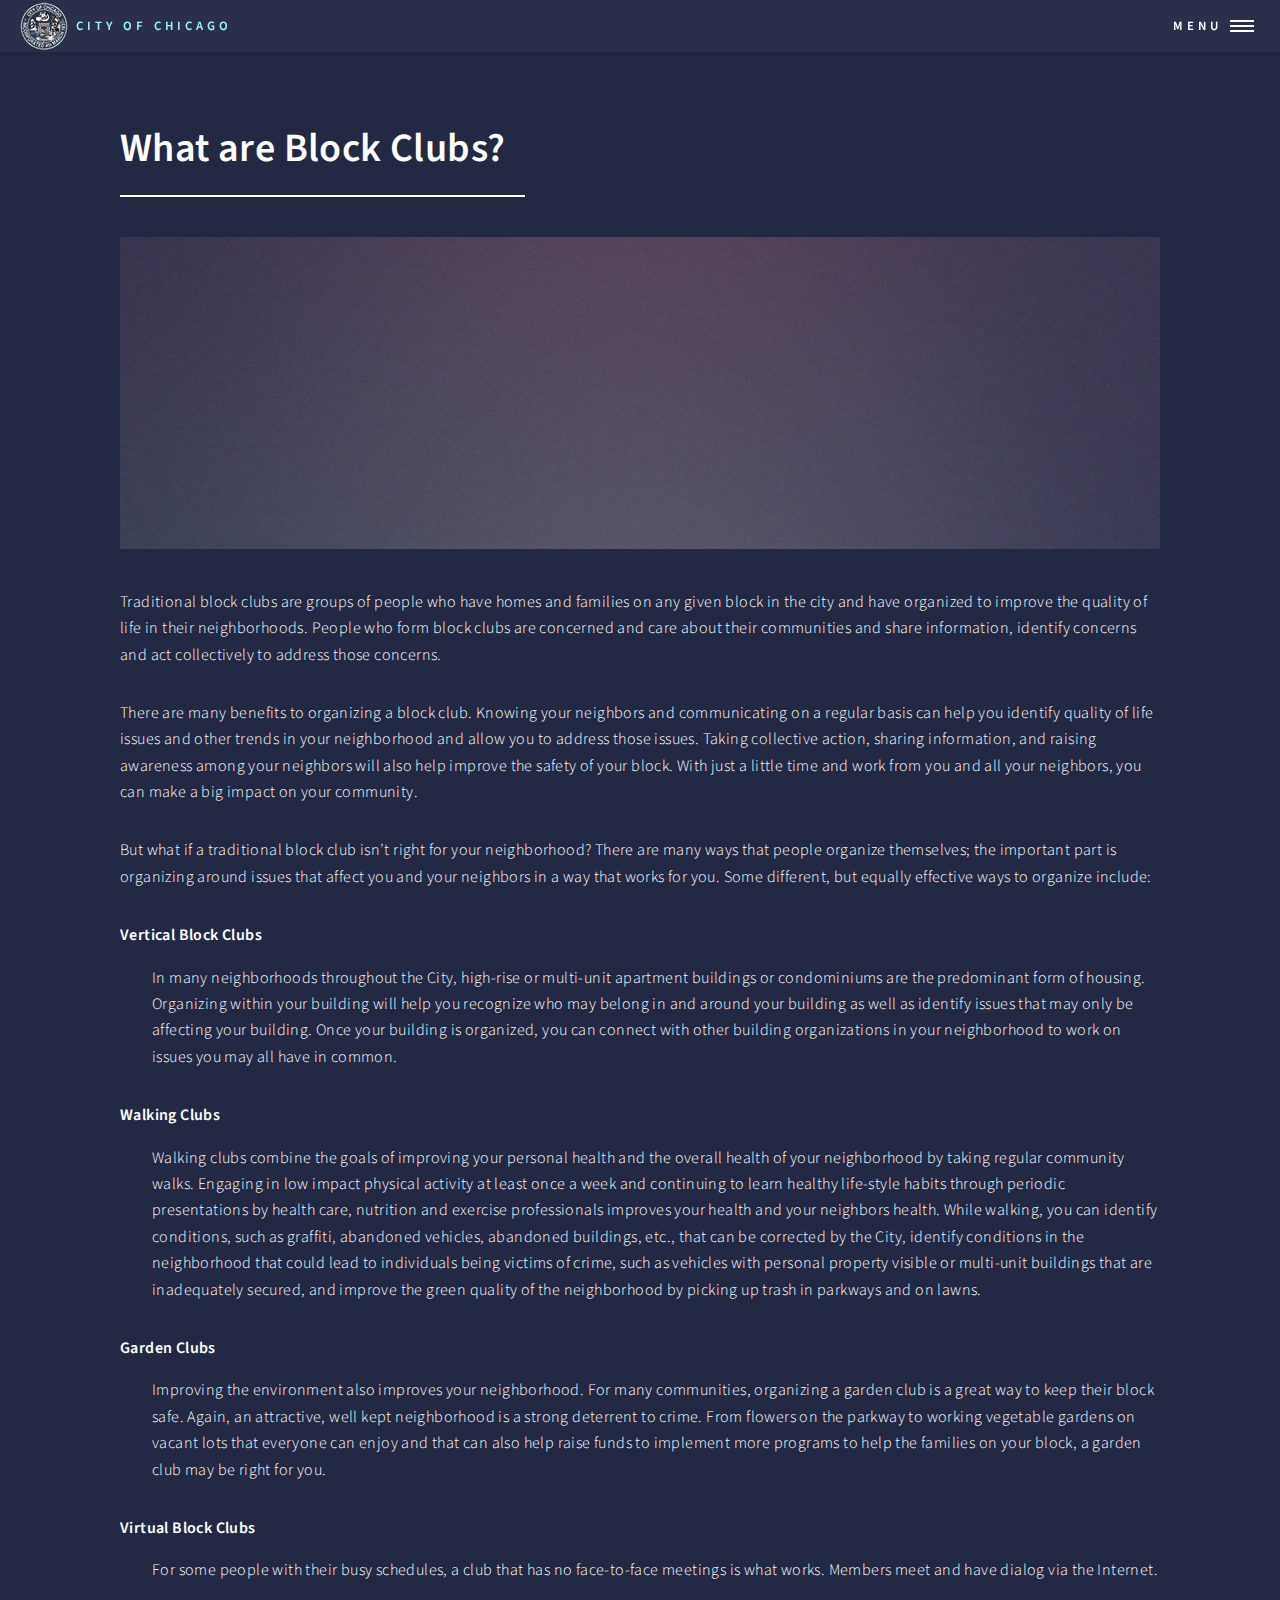
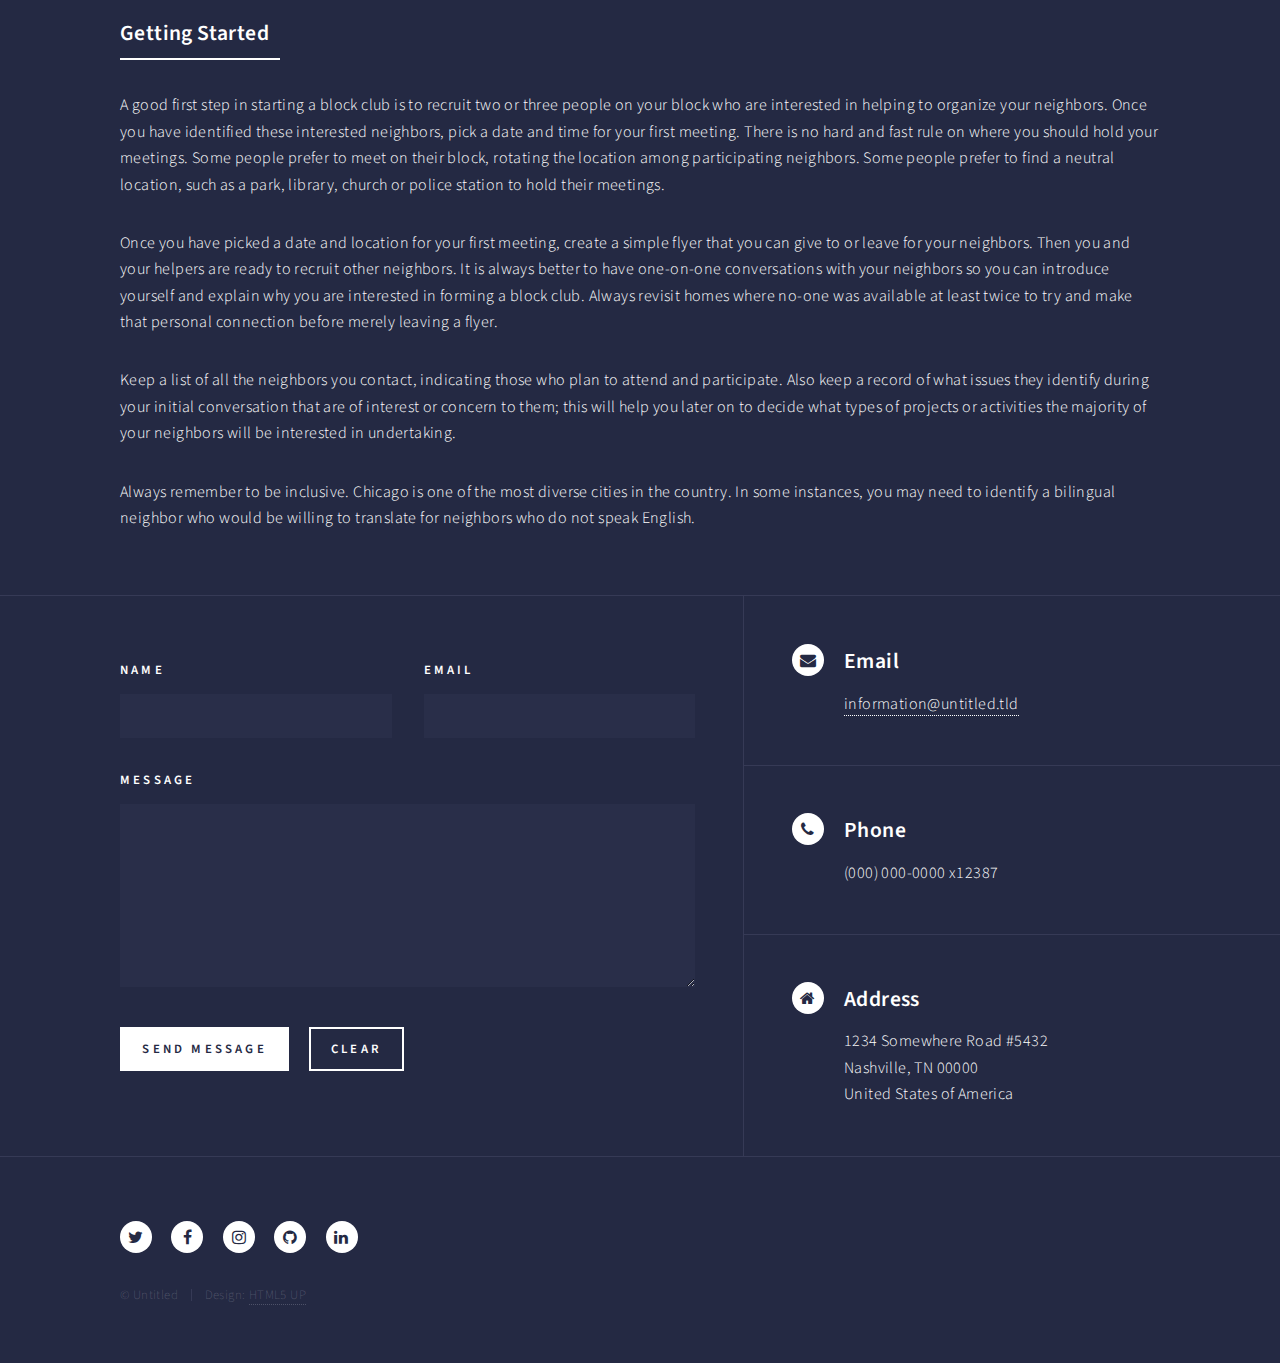
<file: generic.html>
<!DOCTYPE HTML>
<!--
	Forty by HTML5 UP
	html5up.net | @ajlkn
	Free for personal and commercial use under the CCA 3.0 license (html5up.net/license)
-->
<html>
	<head>
		<title>What are Block Clubs?</title>
		<meta charset="utf-8" />
		<meta name="viewport" content="width=device-width, initial-scale=1, user-scalable=no" />
		<!--[if lte IE 8]><script src="assets/js/ie/html5shiv.js"></script><![endif]-->
		<link rel="stylesheet" href="assets/css/main.css" />
		<!--[if lte IE 9]><link rel="stylesheet" href="assets/css/ie9.css" /><![endif]-->
		<!--[if lte IE 8]><link rel="stylesheet" href="assets/css/ie8.css" /><![endif]-->
	</head>
	<body>

		<!-- Wrapper -->
			<div id="wrapper">

				<!-- Header -->
					<header id="header">
						<a href="index.html" class="logo"><span><img src="images/city-seal-inverse.png" alt="City Seal"> City of Chicago</span></a>
						<nav>
							<a href="#menu">Menu</a>
						</nav>
					</header>

				<!-- Menu -->
					<nav id="menu">
						<ul class="links">
							<li><a href="index.html">Home</a></li>
							<li><a href="city-services.html">Access City Services</a></li>
						</ul>
						<ul class="actions vertical">
							<li><a href="https://www.cityofchicago.org" class="button special fit">City of Chicago</a></li>
						</ul>
					</nav>

				<!-- Main -->
					<div id="main" class="alt">

						<!-- One -->
							<section id="one">
								<div class="inner">
									<header class="major">
										<h1>What are Block Clubs?</h1>
									</header>
									<span class="image main"><img src="images/pic11.jpg" alt="" /></span>
									<p>Traditional block clubs are groups of people who have homes and families on any given block in the city and have organized to improve the quality of life in their neighborhoods. People who form block clubs are concerned and care about their communities and share information, identify concerns and act collectively to address those concerns.</p>
									<p>There are many benefits to organizing a block club. Knowing your neighbors and communicating on a regular basis can help you identify quality of life issues and other trends in your neighborhood and allow you to address those issues. Taking collective action, sharing information, and raising awareness among your neighbors will also help improve the safety of your block. With just a little time and work from you and all your neighbors, you can make a big impact on your community.</p>
									<p>But what if a traditional block club isn’t right for your neighborhood? There are many ways that people organize themselves; the important part is organizing around issues that affect you and your neighbors in a way that works for you. Some different, but equally effective ways to organize include:</p>
									<dl>
										<dt>Vertical Block Clubs</dt> <dd><p>In many neighborhoods throughout the City, high-rise or multi-unit apartment buildings or condominiums are the predominant form of housing. Organizing within your building will help you recognize who may belong in and around your building as well as identify issues that may only be affecting your building. Once your building is organized, you can connect with other building organizations in your neighborhood to work on issues you may all have in common.</p></dd>
										<dt>Walking Clubs</dt> <dd><p>Walking clubs combine the goals of improving your personal health and the overall health of your neighborhood by taking regular community walks. Engaging in low impact physical activity at least once a week and continuing to learn healthy life-style habits through periodic presentations by health care, nutrition and exercise professionals improves your health and your neighbors health. While walking, you can identify conditions, such as graffiti, abandoned vehicles, abandoned buildings, etc., that can be corrected by the City, identify conditions in the neighborhood that could lead to individuals being victims of crime, such as vehicles with personal property visible or multi-unit buildings that are inadequately secured, and improve the green quality of the neighborhood by picking up trash in parkways and on lawns.</p></dd>
										<dt>Garden Clubs</dt> <dd><p>Improving the environment also improves your neighborhood. For many communities, organizing a garden club is a great way to keep their block safe. Again, an attractive, well kept neighborhood is a strong deterrent to crime. From flowers on the parkway to working vegetable gardens on vacant lots that everyone can enjoy and that can also help raise funds to implement more programs to help the families on your block, a garden club may be right for you.</p></dt>
										<dt>Virtual Block Clubs</dt> <dd><p>For some people with their busy schedules, a club that has no face-to-face meetings is what works. Members meet and have dialog via the Internet.</p></dd>
									</dl>
								<header class="major">
									<h3>Getting Started</h3>
								</header>
								<p>A good first step in starting a block club is to recruit two or three people on your block who are interested in helping to organize your neighbors. Once you have identified these interested neighbors, pick a date and time for your first meeting. There is no hard and fast rule on where you should hold your meetings. Some people prefer to meet on their block, rotating the location among participating neighbors. Some people prefer to find a neutral location, such as a park, library, church or police station to hold their meetings.</p>
								<p>Once you have picked a date and location for your first meeting, create a simple flyer that you can give to or leave for your neighbors. Then you and your helpers are ready to recruit other neighbors. It is always better to have one-on-one conversations with your neighbors so you can introduce yourself and explain why you are interested in forming a block club. Always revisit homes where no-one was available at least twice to try and make that personal connection before merely leaving a flyer.</p>
								<p>Keep a list of all the neighbors you contact, indicating those who plan to attend and participate. Also keep a record of what issues they identify during your initial conversation that are of interest or concern to them; this will help you later on to decide what types of projects or activities the majority of your neighbors will be interested in undertaking.</p>
								<p>Always remember to be inclusive. Chicago is one of the most diverse cities in the country. In some instances, you may need to identify a bilingual neighbor who would be willing to translate for neighbors who do not speak English.</p>
								</div>
							</section>

					</div>

				<!-- Contact -->
					<section id="contact">
						<div class="inner">
							<section>
								<form method="post" action="#">
									<div class="field half first">
										<label for="name">Name</label>
										<input type="text" name="name" id="name" />
									</div>
									<div class="field half">
										<label for="email">Email</label>
										<input type="text" name="email" id="email" />
									</div>
									<div class="field">
										<label for="message">Message</label>
										<textarea name="message" id="message" rows="6"></textarea>
									</div>
									<ul class="actions">
										<li><input type="submit" value="Send Message" class="special" /></li>
										<li><input type="reset" value="Clear" /></li>
									</ul>
								</form>
							</section>
							<section class="split">
								<section>
									<div class="contact-method">
										<span class="icon alt fa-envelope"></span>
										<h3>Email</h3>
										<a href="#">information@untitled.tld</a>
									</div>
								</section>
								<section>
									<div class="contact-method">
										<span class="icon alt fa-phone"></span>
										<h3>Phone</h3>
										<span>(000) 000-0000 x12387</span>
									</div>
								</section>
								<section>
									<div class="contact-method">
										<span class="icon alt fa-home"></span>
										<h3>Address</h3>
										<span>1234 Somewhere Road #5432<br />
										Nashville, TN 00000<br />
										United States of America</span>
									</div>
								</section>
							</section>
						</div>
					</section>

				<!-- Footer -->
					<footer id="footer">
						<div class="inner">
							<ul class="icons">
								<li><a href="#" class="icon alt fa-twitter"><span class="label">Twitter</span></a></li>
								<li><a href="#" class="icon alt fa-facebook"><span class="label">Facebook</span></a></li>
								<li><a href="#" class="icon alt fa-instagram"><span class="label">Instagram</span></a></li>
								<li><a href="#" class="icon alt fa-github"><span class="label">GitHub</span></a></li>
								<li><a href="#" class="icon alt fa-linkedin"><span class="label">LinkedIn</span></a></li>
							</ul>
							<ul class="copyright">
								<li>&copy; Untitled</li><li>Design: <a href="https://html5up.net">HTML5 UP</a></li>
							</ul>
						</div>
					</footer>

			</div>

		<!-- Scripts -->
			<script src="assets/js/jquery.min.js"></script>
			<script src="assets/js/jquery.scrolly.min.js"></script>
			<script src="assets/js/jquery.scrollex.min.js"></script>
			<script src="assets/js/skel.min.js"></script>
			<script src="assets/js/util.js"></script>
			<!--[if lte IE 8]><script src="assets/js/ie/respond.min.js"></script><![endif]-->
			<script src="assets/js/main.js"></script>

	</body>
</html>
</file>
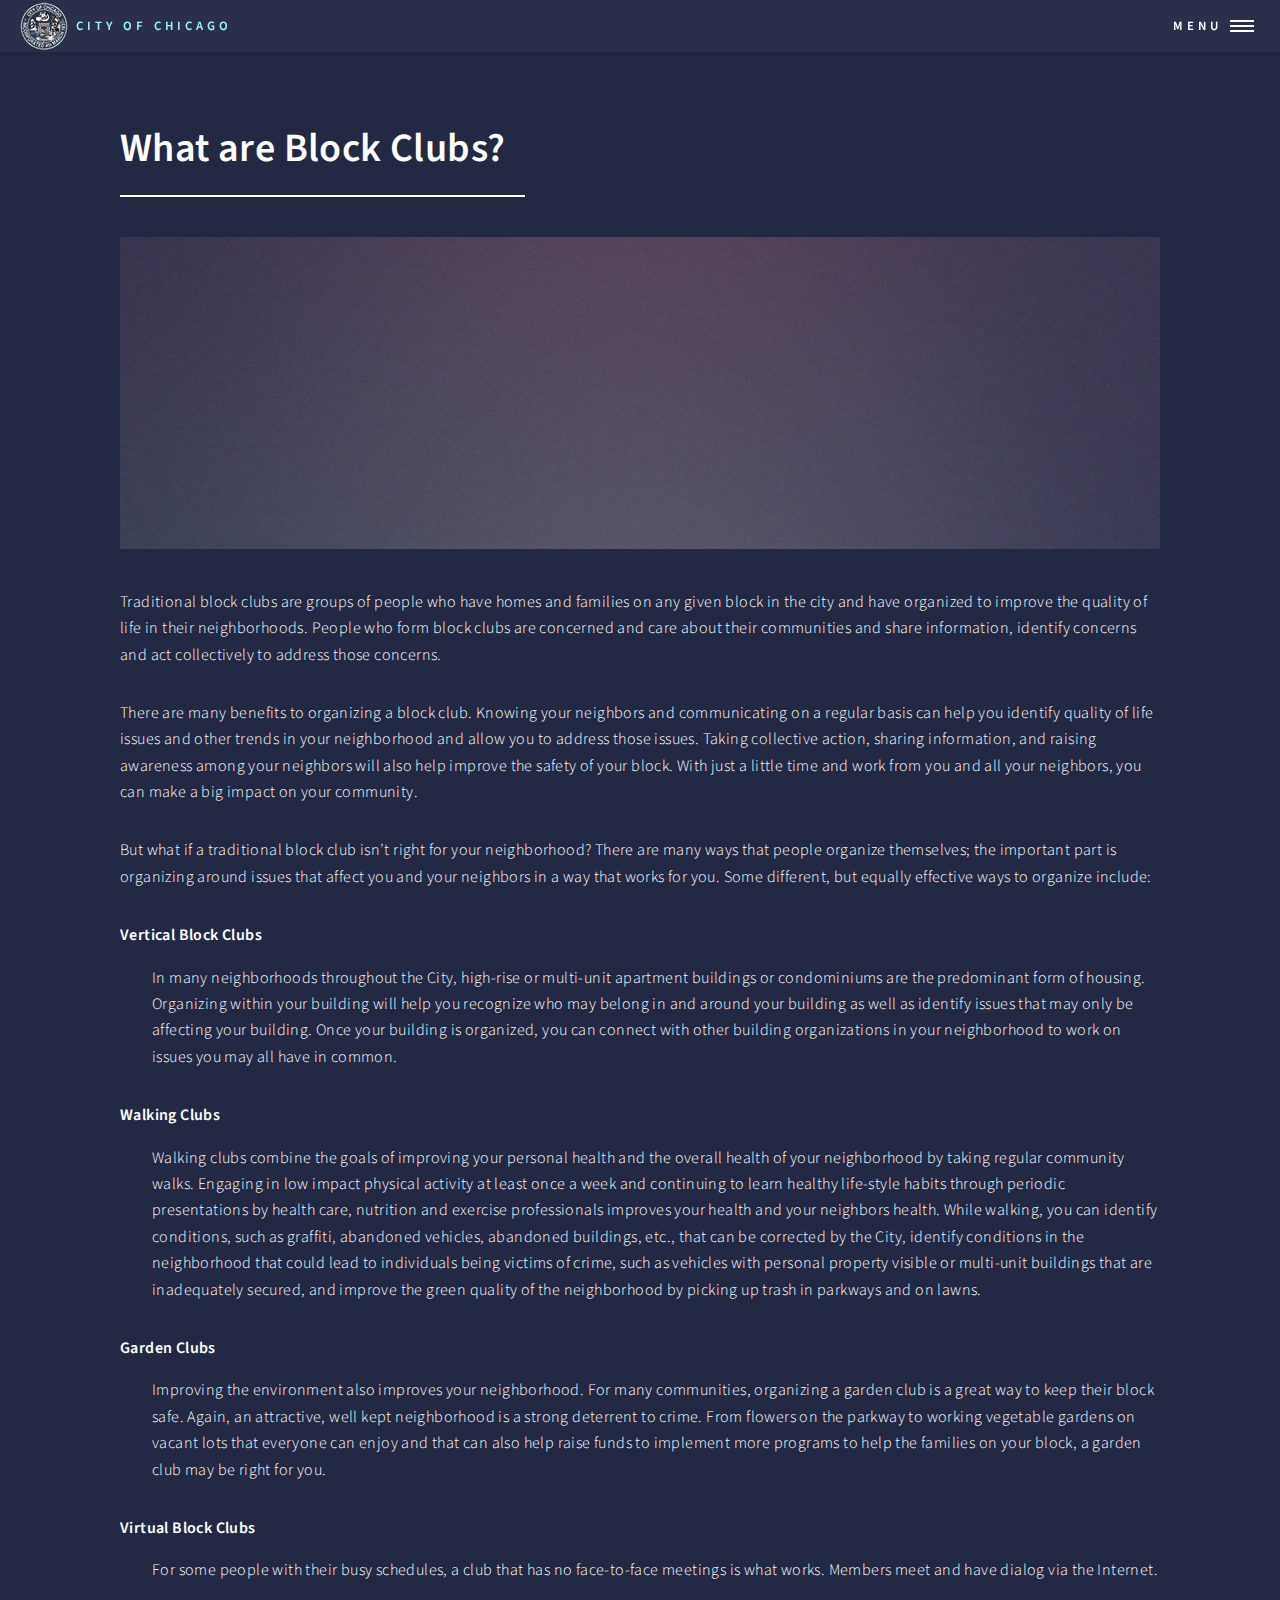
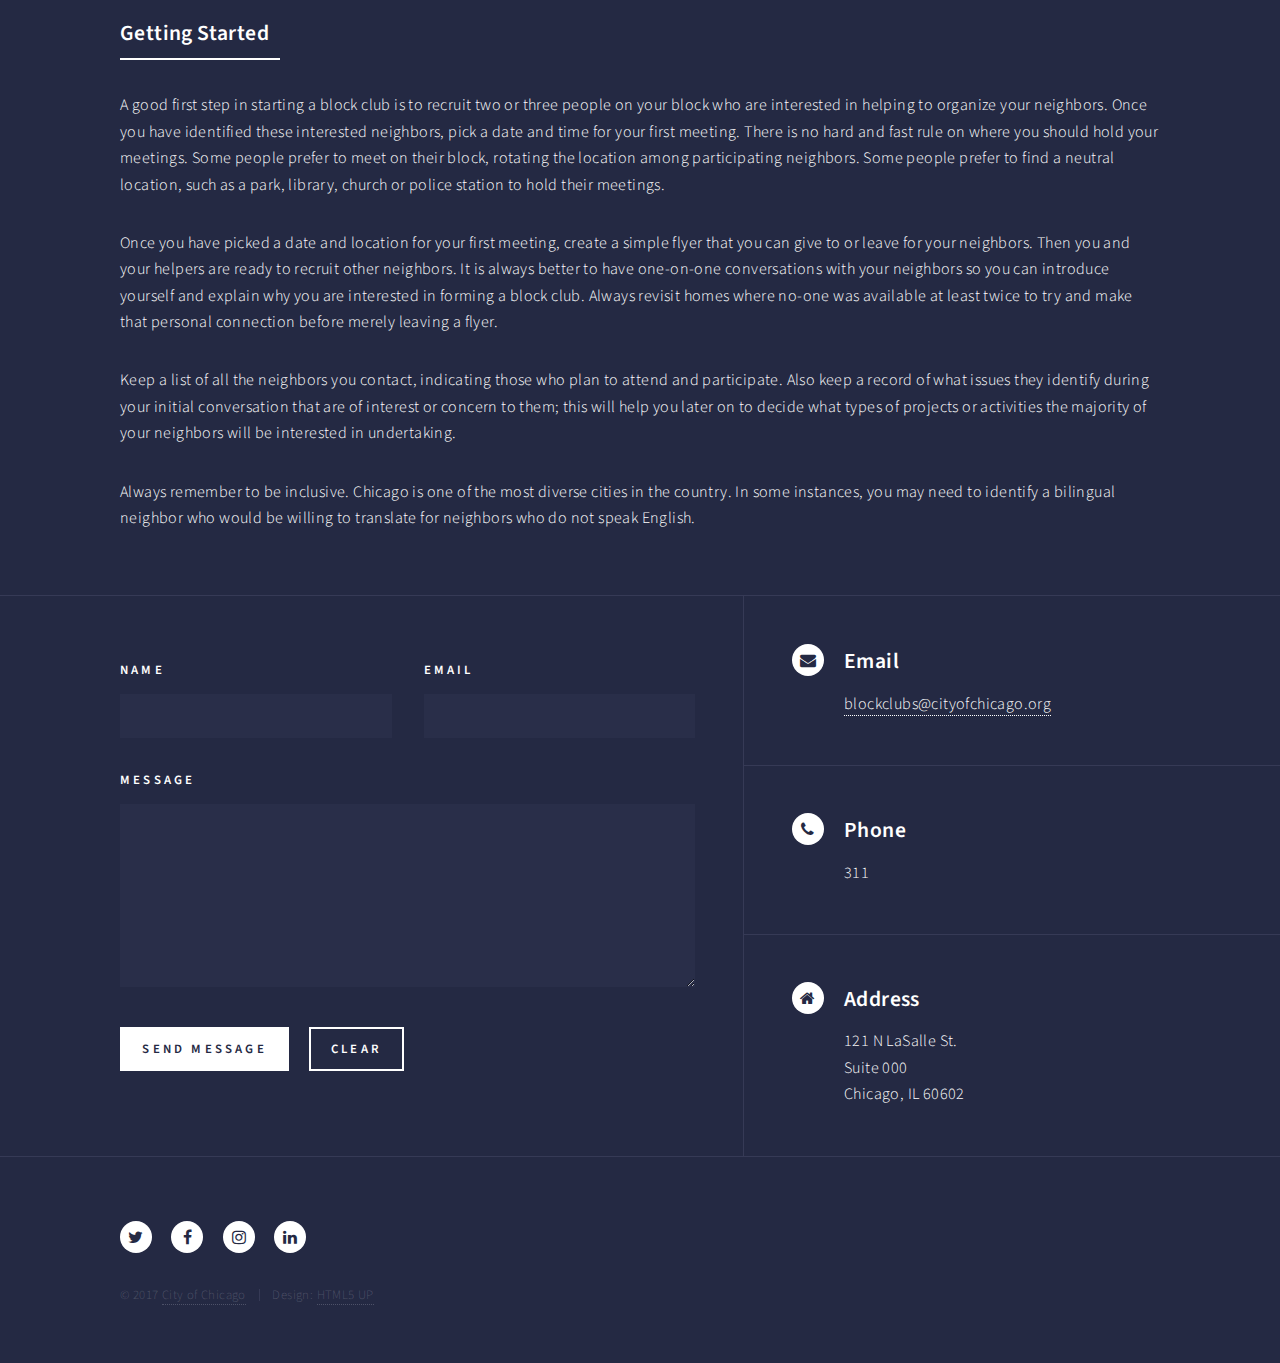
<file: what-are-block-clubs.html>
<!DOCTYPE HTML>
<!--
	Forty by HTML5 UP
	html5up.net | @ajlkn
	Free for personal and commercial use under the CCA 3.0 license (html5up.net/license)
-->
<html>
	<head>
		<title>What are Block Clubs?</title>
		<meta charset="utf-8" />
		<meta name="viewport" content="width=device-width, initial-scale=1, user-scalable=no" />
		<!--[if lte IE 8]><script src="assets/js/ie/html5shiv.js"></script><![endif]-->
		<link rel="stylesheet" href="assets/css/main.css" />
		<!--[if lte IE 9]><link rel="stylesheet" href="assets/css/ie9.css" /><![endif]-->
		<!--[if lte IE 8]><link rel="stylesheet" href="assets/css/ie8.css" /><![endif]-->
	</head>
	<body>

		<!-- Wrapper -->
			<div id="wrapper">

				<!-- Header -->
					<header id="header">
						<a href="index.html" class="logo"><span><img src="images/city-seal-inverse.png" alt="City Seal"> City of Chicago</span></a>
						<nav>
							<a href="#menu">Menu</a>
						</nav>
					</header>

				<!-- Menu -->
					<nav id="menu">
						<ul class="links">
							<li><a href="index.html">Home</a></li>
							<li><a href="city-services.html">Access City Services</a></li>
						</ul>
						<ul class="actions vertical">
							<li><a href="https://www.cityofchicago.org" class="button special fit">City of Chicago</a></li>
						</ul>
					</nav>

				<!-- Main -->
					<div id="main" class="alt">

						<!-- One -->
							<section id="one">
								<div class="inner">
									<header class="major">
										<h1>What are Block Clubs?</h1>
									</header>
									<span class="image main"><img src="images/pic11.jpg" alt="" /></span>
									<p>Traditional block clubs are groups of people who have homes and families on any given block in the city and have organized to improve the quality of life in their neighborhoods. People who form block clubs are concerned and care about their communities and share information, identify concerns and act collectively to address those concerns.</p>
									<p>There are many benefits to organizing a block club. Knowing your neighbors and communicating on a regular basis can help you identify quality of life issues and other trends in your neighborhood and allow you to address those issues. Taking collective action, sharing information, and raising awareness among your neighbors will also help improve the safety of your block. With just a little time and work from you and all your neighbors, you can make a big impact on your community.</p>
									<p>But what if a traditional block club isn’t right for your neighborhood? There are many ways that people organize themselves; the important part is organizing around issues that affect you and your neighbors in a way that works for you. Some different, but equally effective ways to organize include:</p>
									<dl>
										<dt>Vertical Block Clubs</dt> <dd><p>In many neighborhoods throughout the City, high-rise or multi-unit apartment buildings or condominiums are the predominant form of housing. Organizing within your building will help you recognize who may belong in and around your building as well as identify issues that may only be affecting your building. Once your building is organized, you can connect with other building organizations in your neighborhood to work on issues you may all have in common.</p></dd>
										<dt>Walking Clubs</dt> <dd><p>Walking clubs combine the goals of improving your personal health and the overall health of your neighborhood by taking regular community walks. Engaging in low impact physical activity at least once a week and continuing to learn healthy life-style habits through periodic presentations by health care, nutrition and exercise professionals improves your health and your neighbors health. While walking, you can identify conditions, such as graffiti, abandoned vehicles, abandoned buildings, etc., that can be corrected by the City, identify conditions in the neighborhood that could lead to individuals being victims of crime, such as vehicles with personal property visible or multi-unit buildings that are inadequately secured, and improve the green quality of the neighborhood by picking up trash in parkways and on lawns.</p></dd>
										<dt>Garden Clubs</dt> <dd><p>Improving the environment also improves your neighborhood. For many communities, organizing a garden club is a great way to keep their block safe. Again, an attractive, well kept neighborhood is a strong deterrent to crime. From flowers on the parkway to working vegetable gardens on vacant lots that everyone can enjoy and that can also help raise funds to implement more programs to help the families on your block, a garden club may be right for you.</p></dt>
										<dt>Virtual Block Clubs</dt> <dd><p>For some people with their busy schedules, a club that has no face-to-face meetings is what works. Members meet and have dialog via the Internet.</p></dd>
									</dl>
								<header class="major">
									<h3>Getting Started</h3>
								</header>
								<p>A good first step in starting a block club is to recruit two or three people on your block who are interested in helping to organize your neighbors. Once you have identified these interested neighbors, pick a date and time for your first meeting. There is no hard and fast rule on where you should hold your meetings. Some people prefer to meet on their block, rotating the location among participating neighbors. Some people prefer to find a neutral location, such as a park, library, church or police station to hold their meetings.</p>
								<p>Once you have picked a date and location for your first meeting, create a simple flyer that you can give to or leave for your neighbors. Then you and your helpers are ready to recruit other neighbors. It is always better to have one-on-one conversations with your neighbors so you can introduce yourself and explain why you are interested in forming a block club. Always revisit homes where no-one was available at least twice to try and make that personal connection before merely leaving a flyer.</p>
								<p>Keep a list of all the neighbors you contact, indicating those who plan to attend and participate. Also keep a record of what issues they identify during your initial conversation that are of interest or concern to them; this will help you later on to decide what types of projects or activities the majority of your neighbors will be interested in undertaking.</p>
								<p>Always remember to be inclusive. Chicago is one of the most diverse cities in the country. In some instances, you may need to identify a bilingual neighbor who would be willing to translate for neighbors who do not speak English.</p>
								</div>
							</section>

					</div>

				<!-- Contact -->
					<section id="contact">
						<div class="inner">
							<section>
								<form method="post" action="#">
									<div class="field half first">
										<label for="name">Name</label>
										<input type="text" name="name" id="name" />
									</div>
									<div class="field half">
										<label for="email">Email</label>
										<input type="text" name="email" id="email" />
									</div>
									<div class="field">
										<label for="message">Message</label>
										<textarea name="message" id="message" rows="6"></textarea>
									</div>
									<ul class="actions">
										<li><input type="submit" value="Send Message" class="special" /></li>
										<li><input type="reset" value="Clear" /></li>
									</ul>
								</form>
							</section>
							<section class="split">
								<section>
									<div class="contact-method">
										<span class="icon alt fa-envelope"></span>
										<h3>Email</h3>
										<a href="#">blockclubs@cityofchicago.org</a>
									</div>
								</section>
								<section>
									<div class="contact-method">
										<span class="icon alt fa-phone"></span>
										<h3>Phone</h3>
										<span>311</span>
									</div>
								</section>
								<section>
									<div class="contact-method">
										<span class="icon alt fa-home"></span>
										<h3>Address</h3>
										<span>121 N LaSalle St.<br />
										Suite 000<br />
										Chicago, IL 60602</span>
									</div>
								</section>
							</section>
						</div>
					</section>

				<!-- Footer -->
					<footer id="footer">
						<div class="inner">
							<ul class="icons">
								<li><a href="#" class="icon alt fa-twitter"><span class="label">Twitter</span></a></li>
								<li><a href="#" class="icon alt fa-facebook"><span class="label">Facebook</span></a></li>
								<li><a href="#" class="icon alt fa-instagram"><span class="label">Instagram</span></a></li>
								<li><a href="#" class="icon alt fa-linkedin"><span class="label">LinkedIn</span></a></li>
							</ul>
							<ul class="copyright">
								<li>&copy; 2017 <a href="https://www.cityofchicago.org">City of Chicago</a></li><li>Design: <a href="https://html5up.net">HTML5 UP</a></li>
							</ul>
						</div>
					</footer>

			</div>

		<!-- Scripts -->
			<script src="assets/js/jquery.min.js"></script>
			<script src="assets/js/jquery.scrolly.min.js"></script>
			<script src="assets/js/jquery.scrollex.min.js"></script>
			<script src="assets/js/skel.min.js"></script>
			<script src="assets/js/util.js"></script>
			<!--[if lte IE 8]><script src="assets/js/ie/respond.min.js"></script><![endif]-->
			<script src="assets/js/main.js"></script>

	</body>
</html>
</file>
<file: assets/css/ie9.css>
/*
	Forty by HTML5 UP
	html5up.net | @ajlkn
	Free for personal and commercial use under the CCA 3.0 license (html5up.net/license)
*/

/* Spotlights */

	.spotlights > section:after {
		content: '';
		display: block;
		clear: both;
	}

	.spotlights > section > .image {
		float: left;
	}

	.spotlights > section > .content {
		float: left;
	}

/* Tiles */

	.tiles:after {
		content: '';
		display: block;
		clear: both;
	}

	.tiles article {
		padding: 8em 4em 6em 4em ;
		float: left;
		height: auto;
		max-height: none;
		min-height: 0;
	}

/* Header */

	#header .logo {
		position: absolute;
		top: 0;
		left: 0;
	}

	#header nav {
		position: absolute;
		top: 0;
		right: 0;
	}

/* Banner */

	#banner {
		padding: 7em 0 4em 0 ;
		background-attachment: scroll;
		height: auto;
		max-height: none;
		min-height: 0;
	}

		#banner > .inner .content {
			display: block;
		}

			#banner > .inner .content > * {
				margin-left: 0;
				margin: 0 0 2em 0;
			}

		#banner.major {
			height: auto;
			max-height: none;
			min-height: 0;
		}

/* Contact */

	#contact:after {
		content: '';
		display: block;
		clear: both;
	}

	#contact > .inner > * {
		float: left;
	}

/* Menu */

	#menu .inner {
		margin: 0 auto;
	}
</file>
<file: assets/css/ie8.css>
/*
	Forty by HTML5 UP
	html5up.net | @ajlkn
	Free for personal and commercial use under the CCA 3.0 license (html5up.net/license)
*/

/* Button */

	.button {
		border: solid 2px !important;
	}

		.button.next {
			padding-right: 1.75em;
		}

			.button.next:before, .button.next:after {
				display: none;
			}

/* Tiles */

	.tiles article {
		width: 50%;
		-ms-behavior: url("assets/js/ie/backgroundsize.min.htc");
		background-size: cover;
	}

/* Banner */

	#banner {
		-ms-behavior: url("assets/js/ie/backgroundsize.min.htc");
	}

		#banner:after {
			display: none;
		}

/* Menu */

	#menu {
		background: #242943;
	}
</file>
<file: assets/css/main.css>
@import url(font-awesome.min.css);
@import url("https://fonts.googleapis.com/css?family=Source+Sans+Pro:300,300italic,600,600italic");

/*
	Forty by HTML5 UP
	html5up.net | @ajlkn
	Free for personal and commercial use under the CCA 3.0 license (html5up.net/license)
*/

/* Reset */

	html, body, div, span, applet, object, iframe, h1, h2, h3, h4, h5, h6, p, blockquote, pre, a, abbr, acronym, address, big, cite, code, del, dfn, em, img, ins, kbd, q, s, samp, small, strike, strong, sub, sup, tt, var, b, u, i, center, dl, dt, dd, ol, ul, li, fieldset, form, label, legend, table, caption, tbody, tfoot, thead, tr, th, td, article, aside, canvas, details, embed, figure, figcaption, footer, header, hgroup, menu, nav, output, ruby, section, summary, time, mark, audio, video {
		margin: 0;
		padding: 0;
		border: 0;
		font-size: 100%;
		font: inherit;
		vertical-align: baseline;
	}

	article, aside, details, figcaption, figure, footer, header, hgroup, menu, nav, section {
		display: block;
	}

	body {
		line-height: 1;
	}

	ol, ul {
		list-style: none;
	}

	blockquote, q {
		quotes: none;
	}

	blockquote:before, blockquote:after, q:before, q:after {
		content: '';
		content: none;
	}

	table {
		border-collapse: collapse;
		border-spacing: 0;
	}

	body {
		-webkit-text-size-adjust: none;
	}

/* Box Model */

	*, *:before, *:after {
		-moz-box-sizing: border-box;
		-webkit-box-sizing: border-box;
		box-sizing: border-box;
	}

/* Grid */

	.row {
		border-bottom: solid 1px transparent;
		-moz-box-sizing: border-box;
		-webkit-box-sizing: border-box;
		box-sizing: border-box;
	}

	.row > * {
		float: left;
		-moz-box-sizing: border-box;
		-webkit-box-sizing: border-box;
		box-sizing: border-box;
	}

	.row:after, .row:before {
		content: '';
		display: block;
		clear: both;
		height: 0;
	}

	.row.uniform > * > :first-child {
		margin-top: 0;
	}

	.row.uniform > * > :last-child {
		margin-bottom: 0;
	}

	.row.\30 \25 > * {
		padding: 0 0 0 0em;
	}

	.row.\30 \25 {
		margin: 0 0 -1px 0em;
	}

	.row.uniform.\30 \25 > * {
		padding: 0em 0 0 0em;
	}

	.row.uniform.\30 \25 {
		margin: 0em 0 -1px 0em;
	}

	.row > * {
		padding: 0 0 0 2em;
	}

	.row {
		margin: 0 0 -1px -2em;
	}

	.row.uniform > * {
		padding: 2em 0 0 2em;
	}

	.row.uniform {
		margin: -2em 0 -1px -2em;
	}

	.row.\32 00\25 > * {
		padding: 0 0 0 4em;
	}

	.row.\32 00\25 {
		margin: 0 0 -1px -4em;
	}

	.row.uniform.\32 00\25 > * {
		padding: 4em 0 0 4em;
	}

	.row.uniform.\32 00\25 {
		margin: -4em 0 -1px -4em;
	}

	.row.\31 50\25 > * {
		padding: 0 0 0 3em;
	}

	.row.\31 50\25 {
		margin: 0 0 -1px -3em;
	}

	.row.uniform.\31 50\25 > * {
		padding: 3em 0 0 3em;
	}

	.row.uniform.\31 50\25 {
		margin: -3em 0 -1px -3em;
	}

	.row.\35 0\25 > * {
		padding: 0 0 0 1em;
	}

	.row.\35 0\25 {
		margin: 0 0 -1px -1em;
	}

	.row.uniform.\35 0\25 > * {
		padding: 1em 0 0 1em;
	}

	.row.uniform.\35 0\25 {
		margin: -1em 0 -1px -1em;
	}

	.row.\32 5\25 > * {
		padding: 0 0 0 0.5em;
	}

	.row.\32 5\25 {
		margin: 0 0 -1px -0.5em;
	}

	.row.uniform.\32 5\25 > * {
		padding: 0.5em 0 0 0.5em;
	}

	.row.uniform.\32 5\25 {
		margin: -0.5em 0 -1px -0.5em;
	}

	.\31 2u, .\31 2u\24 {
		width: 100%;
		clear: none;
		margin-left: 0;
	}

	.\31 1u, .\31 1u\24 {
		width: 91.6666666667%;
		clear: none;
		margin-left: 0;
	}

	.\31 0u, .\31 0u\24 {
		width: 83.3333333333%;
		clear: none;
		margin-left: 0;
	}

	.\39 u, .\39 u\24 {
		width: 75%;
		clear: none;
		margin-left: 0;
	}

	.\38 u, .\38 u\24 {
		width: 66.6666666667%;
		clear: none;
		margin-left: 0;
	}

	.\37 u, .\37 u\24 {
		width: 58.3333333333%;
		clear: none;
		margin-left: 0;
	}

	.\36 u, .\36 u\24 {
		width: 50%;
		clear: none;
		margin-left: 0;
	}

	.\35 u, .\35 u\24 {
		width: 41.6666666667%;
		clear: none;
		margin-left: 0;
	}

	.\34 u, .\34 u\24 {
		width: 33.3333333333%;
		clear: none;
		margin-left: 0;
	}

	.\33 u, .\33 u\24 {
		width: 25%;
		clear: none;
		margin-left: 0;
	}

	.\32 u, .\32 u\24 {
		width: 16.6666666667%;
		clear: none;
		margin-left: 0;
	}

	.\31 u, .\31 u\24 {
		width: 8.3333333333%;
		clear: none;
		margin-left: 0;
	}

	.\31 2u\24 + *,
	.\31 1u\24 + *,
	.\31 0u\24 + *,
	.\39 u\24 + *,
	.\38 u\24 + *,
	.\37 u\24 + *,
	.\36 u\24 + *,
	.\35 u\24 + *,
	.\34 u\24 + *,
	.\33 u\24 + *,
	.\32 u\24 + *,
	.\31 u\24 + * {
		clear: left;
	}

	.\-11u {
		margin-left: 91.66667%;
	}

	.\-10u {
		margin-left: 83.33333%;
	}

	.\-9u {
		margin-left: 75%;
	}

	.\-8u {
		margin-left: 66.66667%;
	}

	.\-7u {
		margin-left: 58.33333%;
	}

	.\-6u {
		margin-left: 50%;
	}

	.\-5u {
		margin-left: 41.66667%;
	}

	.\-4u {
		margin-left: 33.33333%;
	}

	.\-3u {
		margin-left: 25%;
	}

	.\-2u {
		margin-left: 16.66667%;
	}

	.\-1u {
		margin-left: 8.33333%;
	}

	@media screen and (max-width: 1680px) {

		.row > * {
			padding: 0 0 0 2em;
		}

		.row {
			margin: 0 0 -1px -2em;
		}

		.row.uniform > * {
			padding: 2em 0 0 2em;
		}

		.row.uniform {
			margin: -2em 0 -1px -2em;
		}

		.row.\32 00\25 > * {
			padding: 0 0 0 4em;
		}

		.row.\32 00\25 {
			margin: 0 0 -1px -4em;
		}

		.row.uniform.\32 00\25 > * {
			padding: 4em 0 0 4em;
		}

		.row.uniform.\32 00\25 {
			margin: -4em 0 -1px -4em;
		}

		.row.\31 50\25 > * {
			padding: 0 0 0 3em;
		}

		.row.\31 50\25 {
			margin: 0 0 -1px -3em;
		}

		.row.uniform.\31 50\25 > * {
			padding: 3em 0 0 3em;
		}

		.row.uniform.\31 50\25 {
			margin: -3em 0 -1px -3em;
		}

		.row.\35 0\25 > * {
			padding: 0 0 0 1em;
		}

		.row.\35 0\25 {
			margin: 0 0 -1px -1em;
		}

		.row.uniform.\35 0\25 > * {
			padding: 1em 0 0 1em;
		}

		.row.uniform.\35 0\25 {
			margin: -1em 0 -1px -1em;
		}

		.row.\32 5\25 > * {
			padding: 0 0 0 0.5em;
		}

		.row.\32 5\25 {
			margin: 0 0 -1px -0.5em;
		}

		.row.uniform.\32 5\25 > * {
			padding: 0.5em 0 0 0.5em;
		}

		.row.uniform.\32 5\25 {
			margin: -0.5em 0 -1px -0.5em;
		}

		.\31 2u\28xlarge\29, .\31 2u\24\28xlarge\29 {
			width: 100%;
			clear: none;
			margin-left: 0;
		}

		.\31 1u\28xlarge\29, .\31 1u\24\28xlarge\29 {
			width: 91.6666666667%;
			clear: none;
			margin-left: 0;
		}

		.\31 0u\28xlarge\29, .\31 0u\24\28xlarge\29 {
			width: 83.3333333333%;
			clear: none;
			margin-left: 0;
		}

		.\39 u\28xlarge\29, .\39 u\24\28xlarge\29 {
			width: 75%;
			clear: none;
			margin-left: 0;
		}

		.\38 u\28xlarge\29, .\38 u\24\28xlarge\29 {
			width: 66.6666666667%;
			clear: none;
			margin-left: 0;
		}

		.\37 u\28xlarge\29, .\37 u\24\28xlarge\29 {
			width: 58.3333333333%;
			clear: none;
			margin-left: 0;
		}

		.\36 u\28xlarge\29, .\36 u\24\28xlarge\29 {
			width: 50%;
			clear: none;
			margin-left: 0;
		}

		.\35 u\28xlarge\29, .\35 u\24\28xlarge\29 {
			width: 41.6666666667%;
			clear: none;
			margin-left: 0;
		}

		.\34 u\28xlarge\29, .\34 u\24\28xlarge\29 {
			width: 33.3333333333%;
			clear: none;
			margin-left: 0;
		}

		.\33 u\28xlarge\29, .\33 u\24\28xlarge\29 {
			width: 25%;
			clear: none;
			margin-left: 0;
		}

		.\32 u\28xlarge\29, .\32 u\24\28xlarge\29 {
			width: 16.6666666667%;
			clear: none;
			margin-left: 0;
		}

		.\31 u\28xlarge\29, .\31 u\24\28xlarge\29 {
			width: 8.3333333333%;
			clear: none;
			margin-left: 0;
		}

		.\31 2u\24\28xlarge\29 + *,
		.\31 1u\24\28xlarge\29 + *,
		.\31 0u\24\28xlarge\29 + *,
		.\39 u\24\28xlarge\29 + *,
		.\38 u\24\28xlarge\29 + *,
		.\37 u\24\28xlarge\29 + *,
		.\36 u\24\28xlarge\29 + *,
		.\35 u\24\28xlarge\29 + *,
		.\34 u\24\28xlarge\29 + *,
		.\33 u\24\28xlarge\29 + *,
		.\32 u\24\28xlarge\29 + *,
		.\31 u\24\28xlarge\29 + * {
			clear: left;
		}

		.\-11u\28xlarge\29 {
			margin-left: 91.66667%;
		}

		.\-10u\28xlarge\29 {
			margin-left: 83.33333%;
		}

		.\-9u\28xlarge\29 {
			margin-left: 75%;
		}

		.\-8u\28xlarge\29 {
			margin-left: 66.66667%;
		}

		.\-7u\28xlarge\29 {
			margin-left: 58.33333%;
		}

		.\-6u\28xlarge\29 {
			margin-left: 50%;
		}

		.\-5u\28xlarge\29 {
			margin-left: 41.66667%;
		}

		.\-4u\28xlarge\29 {
			margin-left: 33.33333%;
		}

		.\-3u\28xlarge\29 {
			margin-left: 25%;
		}

		.\-2u\28xlarge\29 {
			margin-left: 16.66667%;
		}

		.\-1u\28xlarge\29 {
			margin-left: 8.33333%;
		}

	}

	@media screen and (max-width: 1280px) {

		.row > * {
			padding: 0 0 0 1.5em;
		}

		.row {
			margin: 0 0 -1px -1.5em;
		}

		.row.uniform > * {
			padding: 1.5em 0 0 1.5em;
		}

		.row.uniform {
			margin: -1.5em 0 -1px -1.5em;
		}

		.row.\32 00\25 > * {
			padding: 0 0 0 3em;
		}

		.row.\32 00\25 {
			margin: 0 0 -1px -3em;
		}

		.row.uniform.\32 00\25 > * {
			padding: 3em 0 0 3em;
		}

		.row.uniform.\32 00\25 {
			margin: -3em 0 -1px -3em;
		}

		.row.\31 50\25 > * {
			padding: 0 0 0 2.25em;
		}

		.row.\31 50\25 {
			margin: 0 0 -1px -2.25em;
		}

		.row.uniform.\31 50\25 > * {
			padding: 2.25em 0 0 2.25em;
		}

		.row.uniform.\31 50\25 {
			margin: -2.25em 0 -1px -2.25em;
		}

		.row.\35 0\25 > * {
			padding: 0 0 0 0.75em;
		}

		.row.\35 0\25 {
			margin: 0 0 -1px -0.75em;
		}

		.row.uniform.\35 0\25 > * {
			padding: 0.75em 0 0 0.75em;
		}

		.row.uniform.\35 0\25 {
			margin: -0.75em 0 -1px -0.75em;
		}

		.row.\32 5\25 > * {
			padding: 0 0 0 0.375em;
		}

		.row.\32 5\25 {
			margin: 0 0 -1px -0.375em;
		}

		.row.uniform.\32 5\25 > * {
			padding: 0.375em 0 0 0.375em;
		}

		.row.uniform.\32 5\25 {
			margin: -0.375em 0 -1px -0.375em;
		}

		.\31 2u\28large\29, .\31 2u\24\28large\29 {
			width: 100%;
			clear: none;
			margin-left: 0;
		}

		.\31 1u\28large\29, .\31 1u\24\28large\29 {
			width: 91.6666666667%;
			clear: none;
			margin-left: 0;
		}

		.\31 0u\28large\29, .\31 0u\24\28large\29 {
			width: 83.3333333333%;
			clear: none;
			margin-left: 0;
		}

		.\39 u\28large\29, .\39 u\24\28large\29 {
			width: 75%;
			clear: none;
			margin-left: 0;
		}

		.\38 u\28large\29, .\38 u\24\28large\29 {
			width: 66.6666666667%;
			clear: none;
			margin-left: 0;
		}

		.\37 u\28large\29, .\37 u\24\28large\29 {
			width: 58.3333333333%;
			clear: none;
			margin-left: 0;
		}

		.\36 u\28large\29, .\36 u\24\28large\29 {
			width: 50%;
			clear: none;
			margin-left: 0;
		}

		.\35 u\28large\29, .\35 u\24\28large\29 {
			width: 41.6666666667%;
			clear: none;
			margin-left: 0;
		}

		.\34 u\28large\29, .\34 u\24\28large\29 {
			width: 33.3333333333%;
			clear: none;
			margin-left: 0;
		}

		.\33 u\28large\29, .\33 u\24\28large\29 {
			width: 25%;
			clear: none;
			margin-left: 0;
		}

		.\32 u\28large\29, .\32 u\24\28large\29 {
			width: 16.6666666667%;
			clear: none;
			margin-left: 0;
		}

		.\31 u\28large\29, .\31 u\24\28large\29 {
			width: 8.3333333333%;
			clear: none;
			margin-left: 0;
		}

		.\31 2u\24\28large\29 + *,
		.\31 1u\24\28large\29 + *,
		.\31 0u\24\28large\29 + *,
		.\39 u\24\28large\29 + *,
		.\38 u\24\28large\29 + *,
		.\37 u\24\28large\29 + *,
		.\36 u\24\28large\29 + *,
		.\35 u\24\28large\29 + *,
		.\34 u\24\28large\29 + *,
		.\33 u\24\28large\29 + *,
		.\32 u\24\28large\29 + *,
		.\31 u\24\28large\29 + * {
			clear: left;
		}

		.\-11u\28large\29 {
			margin-left: 91.66667%;
		}

		.\-10u\28large\29 {
			margin-left: 83.33333%;
		}

		.\-9u\28large\29 {
			margin-left: 75%;
		}

		.\-8u\28large\29 {
			margin-left: 66.66667%;
		}

		.\-7u\28large\29 {
			margin-left: 58.33333%;
		}

		.\-6u\28large\29 {
			margin-left: 50%;
		}

		.\-5u\28large\29 {
			margin-left: 41.66667%;
		}

		.\-4u\28large\29 {
			margin-left: 33.33333%;
		}

		.\-3u\28large\29 {
			margin-left: 25%;
		}

		.\-2u\28large\29 {
			margin-left: 16.66667%;
		}

		.\-1u\28large\29 {
			margin-left: 8.33333%;
		}

	}

	@media screen and (max-width: 980px) {

		.row > * {
			padding: 0 0 0 1.5em;
		}

		.row {
			margin: 0 0 -1px -1.5em;
		}

		.row.uniform > * {
			padding: 1.5em 0 0 1.5em;
		}

		.row.uniform {
			margin: -1.5em 0 -1px -1.5em;
		}

		.row.\32 00\25 > * {
			padding: 0 0 0 3em;
		}

		.row.\32 00\25 {
			margin: 0 0 -1px -3em;
		}

		.row.uniform.\32 00\25 > * {
			padding: 3em 0 0 3em;
		}

		.row.uniform.\32 00\25 {
			margin: -3em 0 -1px -3em;
		}

		.row.\31 50\25 > * {
			padding: 0 0 0 2.25em;
		}

		.row.\31 50\25 {
			margin: 0 0 -1px -2.25em;
		}

		.row.uniform.\31 50\25 > * {
			padding: 2.25em 0 0 2.25em;
		}

		.row.uniform.\31 50\25 {
			margin: -2.25em 0 -1px -2.25em;
		}

		.row.\35 0\25 > * {
			padding: 0 0 0 0.75em;
		}

		.row.\35 0\25 {
			margin: 0 0 -1px -0.75em;
		}

		.row.uniform.\35 0\25 > * {
			padding: 0.75em 0 0 0.75em;
		}

		.row.uniform.\35 0\25 {
			margin: -0.75em 0 -1px -0.75em;
		}

		.row.\32 5\25 > * {
			padding: 0 0 0 0.375em;
		}

		.row.\32 5\25 {
			margin: 0 0 -1px -0.375em;
		}

		.row.uniform.\32 5\25 > * {
			padding: 0.375em 0 0 0.375em;
		}

		.row.uniform.\32 5\25 {
			margin: -0.375em 0 -1px -0.375em;
		}

		.\31 2u\28medium\29, .\31 2u\24\28medium\29 {
			width: 100%;
			clear: none;
			margin-left: 0;
		}

		.\31 1u\28medium\29, .\31 1u\24\28medium\29 {
			width: 91.6666666667%;
			clear: none;
			margin-left: 0;
		}

		.\31 0u\28medium\29, .\31 0u\24\28medium\29 {
			width: 83.3333333333%;
			clear: none;
			margin-left: 0;
		}

		.\39 u\28medium\29, .\39 u\24\28medium\29 {
			width: 75%;
			clear: none;
			margin-left: 0;
		}

		.\38 u\28medium\29, .\38 u\24\28medium\29 {
			width: 66.6666666667%;
			clear: none;
			margin-left: 0;
		}

		.\37 u\28medium\29, .\37 u\24\28medium\29 {
			width: 58.3333333333%;
			clear: none;
			margin-left: 0;
		}

		.\36 u\28medium\29, .\36 u\24\28medium\29 {
			width: 50%;
			clear: none;
			margin-left: 0;
		}

		.\35 u\28medium\29, .\35 u\24\28medium\29 {
			width: 41.6666666667%;
			clear: none;
			margin-left: 0;
		}

		.\34 u\28medium\29, .\34 u\24\28medium\29 {
			width: 33.3333333333%;
			clear: none;
			margin-left: 0;
		}

		.\33 u\28medium\29, .\33 u\24\28medium\29 {
			width: 25%;
			clear: none;
			margin-left: 0;
		}

		.\32 u\28medium\29, .\32 u\24\28medium\29 {
			width: 16.6666666667%;
			clear: none;
			margin-left: 0;
		}

		.\31 u\28medium\29, .\31 u\24\28medium\29 {
			width: 8.3333333333%;
			clear: none;
			margin-left: 0;
		}

		.\31 2u\24\28medium\29 + *,
		.\31 1u\24\28medium\29 + *,
		.\31 0u\24\28medium\29 + *,
		.\39 u\24\28medium\29 + *,
		.\38 u\24\28medium\29 + *,
		.\37 u\24\28medium\29 + *,
		.\36 u\24\28medium\29 + *,
		.\35 u\24\28medium\29 + *,
		.\34 u\24\28medium\29 + *,
		.\33 u\24\28medium\29 + *,
		.\32 u\24\28medium\29 + *,
		.\31 u\24\28medium\29 + * {
			clear: left;
		}

		.\-11u\28medium\29 {
			margin-left: 91.66667%;
		}

		.\-10u\28medium\29 {
			margin-left: 83.33333%;
		}

		.\-9u\28medium\29 {
			margin-left: 75%;
		}

		.\-8u\28medium\29 {
			margin-left: 66.66667%;
		}

		.\-7u\28medium\29 {
			margin-left: 58.33333%;
		}

		.\-6u\28medium\29 {
			margin-left: 50%;
		}

		.\-5u\28medium\29 {
			margin-left: 41.66667%;
		}

		.\-4u\28medium\29 {
			margin-left: 33.33333%;
		}

		.\-3u\28medium\29 {
			margin-left: 25%;
		}

		.\-2u\28medium\29 {
			margin-left: 16.66667%;
		}

		.\-1u\28medium\29 {
			margin-left: 8.33333%;
		}

	}

	@media screen and (max-width: 736px) {

		.row > * {
			padding: 0 0 0 1.25em;
		}

		.row {
			margin: 0 0 -1px -1.25em;
		}

		.row.uniform > * {
			padding: 1.25em 0 0 1.25em;
		}

		.row.uniform {
			margin: -1.25em 0 -1px -1.25em;
		}

		.row.\32 00\25 > * {
			padding: 0 0 0 2.5em;
		}

		.row.\32 00\25 {
			margin: 0 0 -1px -2.5em;
		}

		.row.uniform.\32 00\25 > * {
			padding: 2.5em 0 0 2.5em;
		}

		.row.uniform.\32 00\25 {
			margin: -2.5em 0 -1px -2.5em;
		}

		.row.\31 50\25 > * {
			padding: 0 0 0 1.875em;
		}

		.row.\31 50\25 {
			margin: 0 0 -1px -1.875em;
		}

		.row.uniform.\31 50\25 > * {
			padding: 1.875em 0 0 1.875em;
		}

		.row.uniform.\31 50\25 {
			margin: -1.875em 0 -1px -1.875em;
		}

		.row.\35 0\25 > * {
			padding: 0 0 0 0.625em;
		}

		.row.\35 0\25 {
			margin: 0 0 -1px -0.625em;
		}

		.row.uniform.\35 0\25 > * {
			padding: 0.625em 0 0 0.625em;
		}

		.row.uniform.\35 0\25 {
			margin: -0.625em 0 -1px -0.625em;
		}

		.row.\32 5\25 > * {
			padding: 0 0 0 0.3125em;
		}

		.row.\32 5\25 {
			margin: 0 0 -1px -0.3125em;
		}

		.row.uniform.\32 5\25 > * {
			padding: 0.3125em 0 0 0.3125em;
		}

		.row.uniform.\32 5\25 {
			margin: -0.3125em 0 -1px -0.3125em;
		}

		.\31 2u\28small\29, .\31 2u\24\28small\29 {
			width: 100%;
			clear: none;
			margin-left: 0;
		}

		.\31 1u\28small\29, .\31 1u\24\28small\29 {
			width: 91.6666666667%;
			clear: none;
			margin-left: 0;
		}

		.\31 0u\28small\29, .\31 0u\24\28small\29 {
			width: 83.3333333333%;
			clear: none;
			margin-left: 0;
		}

		.\39 u\28small\29, .\39 u\24\28small\29 {
			width: 75%;
			clear: none;
			margin-left: 0;
		}

		.\38 u\28small\29, .\38 u\24\28small\29 {
			width: 66.6666666667%;
			clear: none;
			margin-left: 0;
		}

		.\37 u\28small\29, .\37 u\24\28small\29 {
			width: 58.3333333333%;
			clear: none;
			margin-left: 0;
		}

		.\36 u\28small\29, .\36 u\24\28small\29 {
			width: 50%;
			clear: none;
			margin-left: 0;
		}

		.\35 u\28small\29, .\35 u\24\28small\29 {
			width: 41.6666666667%;
			clear: none;
			margin-left: 0;
		}

		.\34 u\28small\29, .\34 u\24\28small\29 {
			width: 33.3333333333%;
			clear: none;
			margin-left: 0;
		}

		.\33 u\28small\29, .\33 u\24\28small\29 {
			width: 25%;
			clear: none;
			margin-left: 0;
		}

		.\32 u\28small\29, .\32 u\24\28small\29 {
			width: 16.6666666667%;
			clear: none;
			margin-left: 0;
		}

		.\31 u\28small\29, .\31 u\24\28small\29 {
			width: 8.3333333333%;
			clear: none;
			margin-left: 0;
		}

		.\31 2u\24\28small\29 + *,
		.\31 1u\24\28small\29 + *,
		.\31 0u\24\28small\29 + *,
		.\39 u\24\28small\29 + *,
		.\38 u\24\28small\29 + *,
		.\37 u\24\28small\29 + *,
		.\36 u\24\28small\29 + *,
		.\35 u\24\28small\29 + *,
		.\34 u\24\28small\29 + *,
		.\33 u\24\28small\29 + *,
		.\32 u\24\28small\29 + *,
		.\31 u\24\28small\29 + * {
			clear: left;
		}

		.\-11u\28small\29 {
			margin-left: 91.66667%;
		}

		.\-10u\28small\29 {
			margin-left: 83.33333%;
		}

		.\-9u\28small\29 {
			margin-left: 75%;
		}

		.\-8u\28small\29 {
			margin-left: 66.66667%;
		}

		.\-7u\28small\29 {
			margin-left: 58.33333%;
		}

		.\-6u\28small\29 {
			margin-left: 50%;
		}

		.\-5u\28small\29 {
			margin-left: 41.66667%;
		}

		.\-4u\28small\29 {
			margin-left: 33.33333%;
		}

		.\-3u\28small\29 {
			margin-left: 25%;
		}

		.\-2u\28small\29 {
			margin-left: 16.66667%;
		}

		.\-1u\28small\29 {
			margin-left: 8.33333%;
		}

	}

	@media screen and (max-width: 480px) {

		.row > * {
			padding: 0 0 0 1.25em;
		}

		.row {
			margin: 0 0 -1px -1.25em;
		}

		.row.uniform > * {
			padding: 1.25em 0 0 1.25em;
		}

		.row.uniform {
			margin: -1.25em 0 -1px -1.25em;
		}

		.row.\32 00\25 > * {
			padding: 0 0 0 2.5em;
		}

		.row.\32 00\25 {
			margin: 0 0 -1px -2.5em;
		}

		.row.uniform.\32 00\25 > * {
			padding: 2.5em 0 0 2.5em;
		}

		.row.uniform.\32 00\25 {
			margin: -2.5em 0 -1px -2.5em;
		}

		.row.\31 50\25 > * {
			padding: 0 0 0 1.875em;
		}

		.row.\31 50\25 {
			margin: 0 0 -1px -1.875em;
		}

		.row.uniform.\31 50\25 > * {
			padding: 1.875em 0 0 1.875em;
		}

		.row.uniform.\31 50\25 {
			margin: -1.875em 0 -1px -1.875em;
		}

		.row.\35 0\25 > * {
			padding: 0 0 0 0.625em;
		}

		.row.\35 0\25 {
			margin: 0 0 -1px -0.625em;
		}

		.row.uniform.\35 0\25 > * {
			padding: 0.625em 0 0 0.625em;
		}

		.row.uniform.\35 0\25 {
			margin: -0.625em 0 -1px -0.625em;
		}

		.row.\32 5\25 > * {
			padding: 0 0 0 0.3125em;
		}

		.row.\32 5\25 {
			margin: 0 0 -1px -0.3125em;
		}

		.row.uniform.\32 5\25 > * {
			padding: 0.3125em 0 0 0.3125em;
		}

		.row.uniform.\32 5\25 {
			margin: -0.3125em 0 -1px -0.3125em;
		}

		.\31 2u\28xsmall\29, .\31 2u\24\28xsmall\29 {
			width: 100%;
			clear: none;
			margin-left: 0;
		}

		.\31 1u\28xsmall\29, .\31 1u\24\28xsmall\29 {
			width: 91.6666666667%;
			clear: none;
			margin-left: 0;
		}

		.\31 0u\28xsmall\29, .\31 0u\24\28xsmall\29 {
			width: 83.3333333333%;
			clear: none;
			margin-left: 0;
		}

		.\39 u\28xsmall\29, .\39 u\24\28xsmall\29 {
			width: 75%;
			clear: none;
			margin-left: 0;
		}

		.\38 u\28xsmall\29, .\38 u\24\28xsmall\29 {
			width: 66.6666666667%;
			clear: none;
			margin-left: 0;
		}

		.\37 u\28xsmall\29, .\37 u\24\28xsmall\29 {
			width: 58.3333333333%;
			clear: none;
			margin-left: 0;
		}

		.\36 u\28xsmall\29, .\36 u\24\28xsmall\29 {
			width: 50%;
			clear: none;
			margin-left: 0;
		}

		.\35 u\28xsmall\29, .\35 u\24\28xsmall\29 {
			width: 41.6666666667%;
			clear: none;
			margin-left: 0;
		}

		.\34 u\28xsmall\29, .\34 u\24\28xsmall\29 {
			width: 33.3333333333%;
			clear: none;
			margin-left: 0;
		}

		.\33 u\28xsmall\29, .\33 u\24\28xsmall\29 {
			width: 25%;
			clear: none;
			margin-left: 0;
		}

		.\32 u\28xsmall\29, .\32 u\24\28xsmall\29 {
			width: 16.6666666667%;
			clear: none;
			margin-left: 0;
		}

		.\31 u\28xsmall\29, .\31 u\24\28xsmall\29 {
			width: 8.3333333333%;
			clear: none;
			margin-left: 0;
		}

		.\31 2u\24\28xsmall\29 + *,
		.\31 1u\24\28xsmall\29 + *,
		.\31 0u\24\28xsmall\29 + *,
		.\39 u\24\28xsmall\29 + *,
		.\38 u\24\28xsmall\29 + *,
		.\37 u\24\28xsmall\29 + *,
		.\36 u\24\28xsmall\29 + *,
		.\35 u\24\28xsmall\29 + *,
		.\34 u\24\28xsmall\29 + *,
		.\33 u\24\28xsmall\29 + *,
		.\32 u\24\28xsmall\29 + *,
		.\31 u\24\28xsmall\29 + * {
			clear: left;
		}

		.\-11u\28xsmall\29 {
			margin-left: 91.66667%;
		}

		.\-10u\28xsmall\29 {
			margin-left: 83.33333%;
		}

		.\-9u\28xsmall\29 {
			margin-left: 75%;
		}

		.\-8u\28xsmall\29 {
			margin-left: 66.66667%;
		}

		.\-7u\28xsmall\29 {
			margin-left: 58.33333%;
		}

		.\-6u\28xsmall\29 {
			margin-left: 50%;
		}

		.\-5u\28xsmall\29 {
			margin-left: 41.66667%;
		}

		.\-4u\28xsmall\29 {
			margin-left: 33.33333%;
		}

		.\-3u\28xsmall\29 {
			margin-left: 25%;
		}

		.\-2u\28xsmall\29 {
			margin-left: 16.66667%;
		}

		.\-1u\28xsmall\29 {
			margin-left: 8.33333%;
		}

	}

	@media screen and (max-width: 360px) {

		.row > * {
			padding: 0 0 0 1.25em;
		}

		.row {
			margin: 0 0 -1px -1.25em;
		}

		.row.uniform > * {
			padding: 1.25em 0 0 1.25em;
		}

		.row.uniform {
			margin: -1.25em 0 -1px -1.25em;
		}

		.row.\32 00\25 > * {
			padding: 0 0 0 2.5em;
		}

		.row.\32 00\25 {
			margin: 0 0 -1px -2.5em;
		}

		.row.uniform.\32 00\25 > * {
			padding: 2.5em 0 0 2.5em;
		}

		.row.uniform.\32 00\25 {
			margin: -2.5em 0 -1px -2.5em;
		}

		.row.\31 50\25 > * {
			padding: 0 0 0 1.875em;
		}

		.row.\31 50\25 {
			margin: 0 0 -1px -1.875em;
		}

		.row.uniform.\31 50\25 > * {
			padding: 1.875em 0 0 1.875em;
		}

		.row.uniform.\31 50\25 {
			margin: -1.875em 0 -1px -1.875em;
		}

		.row.\35 0\25 > * {
			padding: 0 0 0 0.625em;
		}

		.row.\35 0\25 {
			margin: 0 0 -1px -0.625em;
		}

		.row.uniform.\35 0\25 > * {
			padding: 0.625em 0 0 0.625em;
		}

		.row.uniform.\35 0\25 {
			margin: -0.625em 0 -1px -0.625em;
		}

		.row.\32 5\25 > * {
			padding: 0 0 0 0.3125em;
		}

		.row.\32 5\25 {
			margin: 0 0 -1px -0.3125em;
		}

		.row.uniform.\32 5\25 > * {
			padding: 0.3125em 0 0 0.3125em;
		}

		.row.uniform.\32 5\25 {
			margin: -0.3125em 0 -1px -0.3125em;
		}

		.\31 2u\28xxsmall\29, .\31 2u\24\28xxsmall\29 {
			width: 100%;
			clear: none;
			margin-left: 0;
		}

		.\31 1u\28xxsmall\29, .\31 1u\24\28xxsmall\29 {
			width: 91.6666666667%;
			clear: none;
			margin-left: 0;
		}

		.\31 0u\28xxsmall\29, .\31 0u\24\28xxsmall\29 {
			width: 83.3333333333%;
			clear: none;
			margin-left: 0;
		}

		.\39 u\28xxsmall\29, .\39 u\24\28xxsmall\29 {
			width: 75%;
			clear: none;
			margin-left: 0;
		}

		.\38 u\28xxsmall\29, .\38 u\24\28xxsmall\29 {
			width: 66.6666666667%;
			clear: none;
			margin-left: 0;
		}

		.\37 u\28xxsmall\29, .\37 u\24\28xxsmall\29 {
			width: 58.3333333333%;
			clear: none;
			margin-left: 0;
		}

		.\36 u\28xxsmall\29, .\36 u\24\28xxsmall\29 {
			width: 50%;
			clear: none;
			margin-left: 0;
		}

		.\35 u\28xxsmall\29, .\35 u\24\28xxsmall\29 {
			width: 41.6666666667%;
			clear: none;
			margin-left: 0;
		}

		.\34 u\28xxsmall\29, .\34 u\24\28xxsmall\29 {
			width: 33.3333333333%;
			clear: none;
			margin-left: 0;
		}

		.\33 u\28xxsmall\29, .\33 u\24\28xxsmall\29 {
			width: 25%;
			clear: none;
			margin-left: 0;
		}

		.\32 u\28xxsmall\29, .\32 u\24\28xxsmall\29 {
			width: 16.6666666667%;
			clear: none;
			margin-left: 0;
		}

		.\31 u\28xxsmall\29, .\31 u\24\28xxsmall\29 {
			width: 8.3333333333%;
			clear: none;
			margin-left: 0;
		}

		.\31 2u\24\28xxsmall\29 + *,
		.\31 1u\24\28xxsmall\29 + *,
		.\31 0u\24\28xxsmall\29 + *,
		.\39 u\24\28xxsmall\29 + *,
		.\38 u\24\28xxsmall\29 + *,
		.\37 u\24\28xxsmall\29 + *,
		.\36 u\24\28xxsmall\29 + *,
		.\35 u\24\28xxsmall\29 + *,
		.\34 u\24\28xxsmall\29 + *,
		.\33 u\24\28xxsmall\29 + *,
		.\32 u\24\28xxsmall\29 + *,
		.\31 u\24\28xxsmall\29 + * {
			clear: left;
		}

		.\-11u\28xxsmall\29 {
			margin-left: 91.66667%;
		}

		.\-10u\28xxsmall\29 {
			margin-left: 83.33333%;
		}

		.\-9u\28xxsmall\29 {
			margin-left: 75%;
		}

		.\-8u\28xxsmall\29 {
			margin-left: 66.66667%;
		}

		.\-7u\28xxsmall\29 {
			margin-left: 58.33333%;
		}

		.\-6u\28xxsmall\29 {
			margin-left: 50%;
		}

		.\-5u\28xxsmall\29 {
			margin-left: 41.66667%;
		}

		.\-4u\28xxsmall\29 {
			margin-left: 33.33333%;
		}

		.\-3u\28xxsmall\29 {
			margin-left: 25%;
		}

		.\-2u\28xxsmall\29 {
			margin-left: 16.66667%;
		}

		.\-1u\28xxsmall\29 {
			margin-left: 8.33333%;
		}

	}

/* Basic */

	@-ms-viewport {
		width: device-width;
	}

	body {
		-ms-overflow-style: scrollbar;
	}

	@media screen and (max-width: 480px) {

		html, body {
			min-width: 320px;
		}

	}

	body {
		background: #242943;
	}

		body.is-loading *, body.is-loading *:before, body.is-loading *:after {
			-moz-animation: none !important;
			-webkit-animation: none !important;
			-ms-animation: none !important;
			animation: none !important;
			-moz-transition: none !important;
			-webkit-transition: none !important;
			-ms-transition: none !important;
			transition: none !important;
		}

/* Type */

	body, input, select, textarea {
		color: #ffffff;
		font-family: "Source Sans Pro", Helvetica, sans-serif;
		font-size: 17pt;
		font-weight: 300;
		letter-spacing: 0.025em;
		line-height: 1.65;
	}

		@media screen and (max-width: 1680px) {

			body, input, select, textarea {
				font-size: 14pt;
			}

		}

		@media screen and (max-width: 1280px) {

			body, input, select, textarea {
				font-size: 12pt;
			}

		}

		@media screen and (max-width: 360px) {

			body, input, select, textarea {
				font-size: 11pt;
			}

		}

	a {
		-moz-transition: color 0.2s ease-in-out, border-bottom-color 0.2s ease-in-out;
		-webkit-transition: color 0.2s ease-in-out, border-bottom-color 0.2s ease-in-out;
		-ms-transition: color 0.2s ease-in-out, border-bottom-color 0.2s ease-in-out;
		transition: color 0.2s ease-in-out, border-bottom-color 0.2s ease-in-out;
		border-bottom: dotted 1px;
		color: inherit;
		text-decoration: none;
	}

		a:hover {
			border-bottom-color: transparent;
			color: #9bf1ff !important;
		}

		a:active {
			color: #53e3fb !important;
		}

	strong, b {
		color: #ffffff;
		font-weight: 600;
	}

	em, i {
		font-style: italic;
	}

	p {
		margin: 0 0 2em 0;
	}

	h1, h2, h3, h4, h5, h6 {
		color: #ffffff;
		font-weight: 600;
		line-height: 1.65;
		margin: 0 0 1em 0;
	}

		h1 a, h2 a, h3 a, h4 a, h5 a, h6 a {
			color: inherit;
			border-bottom: 0;
		}

	h1 {
		font-size: 2.5em;
	}

	h2 {
		font-size: 1.75em;
	}

	h3 {
		font-size: 1.35em;
	}

	h4 {
		font-size: 1.1em;
	}

	h5 {
		font-size: 0.9em;
	}

	h6 {
		font-size: 0.7em;
	}

	@media screen and (max-width: 736px) {

		h1 {
			font-size: 2em;
		}

		h2 {
			font-size: 1.5em;
		}

		h3 {
			font-size: 1.25em;
		}

	}

	sub {
		font-size: 0.8em;
		position: relative;
		top: 0.5em;
	}

	sup {
		font-size: 0.8em;
		position: relative;
		top: -0.5em;
	}

	blockquote {
		border-left: solid 4px rgba(212, 212, 255, 0.1);
		font-style: italic;
		margin: 0 0 2em 0;
		padding: 0.5em 0 0.5em 2em;
	}

	code {
		background: rgba(212, 212, 255, 0.035);
		font-family: "Courier New", monospace;
		font-size: 0.9em;
		margin: 0 0.25em;
		padding: 0.25em 0.65em;
	}

	pre {
		-webkit-overflow-scrolling: touch;
		font-family: "Courier New", monospace;
		font-size: 0.9em;
		margin: 0 0 2em 0;
	}

		pre code {
			display: block;
			line-height: 1.75;
			padding: 1em 1.5em;
			overflow-x: auto;
		}

	hr {
		border: 0;
		border-bottom: solid 1px rgba(212, 212, 255, 0.1);
		margin: 2em 0;
	}

		hr.major {
			margin: 3em 0;
		}

	.align-left {
		text-align: left;
	}

	.align-center {
		text-align: center;
	}

	.align-right {
		text-align: right;
	}

/* Section/Article */

	section.special, article.special {
		text-align: center;
	}

	header.major {
		width: -moz-max-content;
		width: -webkit-max-content;
		width: -ms-max-content;
		width: max-content;
		margin-bottom: 2em;
	}

		header.major > :first-child {
			margin-bottom: 0;
			width: calc(100% + 0.5em);
		}

			header.major > :first-child:after {
				content: '';
				background-color: #ffffff;
				display: block;
				height: 2px;
				margin: 0.325em 0 0.5em 0;
				width: 100%;
			}

		header.major > p {
			font-size: 0.7em;
			font-weight: 600;
			letter-spacing: 0.25em;
			margin-bottom: 0;
			text-transform: uppercase;
		}

		body.is-ie header.major > :first-child:after {
			max-width: 9em;
		}

		body.is-ie header.major > h1:after {
			max-width: 100% !important;
		}

	@media screen and (max-width: 736px) {

		header.major > p br {
			display: none;
		}

	}

/* Form */

	form {
		margin: 0 0 2em 0;
	}

		form .field {
			margin: 0 0 2em 0;
		}

			form .field.half {
				width: 50%;
				float: left;
				padding: 0 0 0 1em;
			}

				form .field.half.first {
					padding: 0 1em 0 0;
				}

		form > .actions {
			margin: 2.5em 0 0 0 !important;
		}

		@media screen and (max-width: 736px) {

			form .field {
				margin: 0 0 1.5em 0;
			}

				form .field.half {
					padding: 0 0 0 0.75em;
				}

					form .field.half.first {
						padding: 0 0.75em 0 0;
					}

			form > .actions {
				margin: 2em 0 0 0 !important;
			}

		}

		@media screen and (max-width: 480px) {

			form .field.half {
				width: 100%;
				float: none;
				padding: 0;
			}

				form .field.half.first {
					padding: 0;
				}

		}

	label {
		color: #ffffff;
		display: block;
		font-size: 0.8em;
		font-weight: 600;
		letter-spacing: 0.25em;
		margin: 0 0 1em 0;
		text-transform: uppercase;
	}

	input[type="text"],
	input[type="password"],
	input[type="email"],
	input[type="tel"],
	input[type="search"],
	input[type="url"],
	select,
	textarea {
		-moz-appearance: none;
		-webkit-appearance: none;
		-ms-appearance: none;
		appearance: none;
		background: rgba(212, 212, 255, 0.035);
		border: none;
		border-radius: 0;
		color: inherit;
		display: block;
		outline: 0;
		padding: 0 1em;
		text-decoration: none;
		width: 100%;
	}

		input[type="text"]:invalid,
		input[type="password"]:invalid,
		input[type="email"]:invalid,
		input[type="tel"]:invalid,
		input[type="search"]:invalid,
		input[type="url"]:invalid,
		select:invalid,
		textarea:invalid {
			box-shadow: none;
		}

		input[type="text"]:focus,
		input[type="password"]:focus,
		input[type="email"]:focus,
		input[type="tel"]:focus,
		input[type="search"]:focus,
		input[type="url"]:focus,
		select:focus,
		textarea:focus {
			border-color: #9bf1ff;
			box-shadow: 0 0 0 2px #9bf1ff;
		}

	.select-wrapper {
		text-decoration: none;
		display: block;
		position: relative;
	}

		.select-wrapper:before {
			-moz-osx-font-smoothing: grayscale;
			-webkit-font-smoothing: antialiased;
			font-family: FontAwesome;
			font-style: normal;
			font-weight: normal;
			text-transform: none !important;
		}

		.select-wrapper:before {
			color: rgba(212, 212, 255, 0.1);
			content: '\f078';
			display: block;
			height: 2.75em;
			line-height: 2.75em;
			pointer-events: none;
			position: absolute;
			right: 0;
			text-align: center;
			top: 0;
			width: 2.75em;
		}

		.select-wrapper select::-ms-expand {
			display: none;
		}

	input[type="text"],
	input[type="password"],
	input[type="email"],
	input[type="tel"],
	input[type="search"],
	input[type="url"],
	select {
		height: 2.75em;
	}

	textarea {
		padding: 0.75em 1em;
	}

	input[type="checkbox"],
	input[type="radio"] {
		-moz-appearance: none;
		-webkit-appearance: none;
		-ms-appearance: none;
		appearance: none;
		display: block;
		float: left;
		margin-right: -2em;
		opacity: 0;
		width: 1em;
		z-index: -1;
	}

		input[type="checkbox"] + label,
		input[type="radio"] + label {
			text-decoration: none;
			color: #ffffff;
			cursor: pointer;
			display: inline-block;
			font-weight: 300;
			padding-left: 2.65em;
			padding-right: 0.75em;
			position: relative;
		}

			input[type="checkbox"] + label:before,
			input[type="radio"] + label:before {
				-moz-osx-font-smoothing: grayscale;
				-webkit-font-smoothing: antialiased;
				font-family: FontAwesome;
				font-style: normal;
				font-weight: normal;
				text-transform: none !important;
			}

			input[type="checkbox"] + label:before,
			input[type="radio"] + label:before {
				background: rgba(212, 212, 255, 0.035);
				content: '';
				display: inline-block;
				height: 1.65em;
				left: 0;
				letter-spacing: 0;
				line-height: 1.58125em;
				position: absolute;
				text-align: center;
				top: 0;
				width: 1.65em;
			}

		input[type="checkbox"]:checked + label:before,
		input[type="radio"]:checked + label:before {
			background: #ffffff;
			border-color: #9bf1ff;
			content: '\f00c';
			color: #242943;
		}

		input[type="checkbox"]:focus + label:before,
		input[type="radio"]:focus + label:before {
			box-shadow: 0 0 0 2px #9bf1ff;
		}

	input[type="radio"] + label:before {
		border-radius: 100%;
	}

	::-webkit-input-placeholder {
		color: rgba(244, 244, 255, 0.2) !important;
		opacity: 1.0;
	}

	:-moz-placeholder {
		color: rgba(244, 244, 255, 0.2) !important;
		opacity: 1.0;
	}

	::-moz-placeholder {
		color: rgba(244, 244, 255, 0.2) !important;
		opacity: 1.0;
	}

	:-ms-input-placeholder {
		color: rgba(244, 244, 255, 0.2) !important;
		opacity: 1.0;
	}

	.formerize-placeholder {
		color: rgba(244, 244, 255, 0.2) !important;
		opacity: 1.0;
	}

/* Box */

	.box {
		border: solid 1px rgba(212, 212, 255, 0.1);
		margin-bottom: 2em;
		padding: 1.5em;
	}

		.box > :last-child,
		.box > :last-child > :last-child,
		.box > :last-child > :last-child > :last-child {
			margin-bottom: 0;
		}

		.box.alt {
			border: 0;
			border-radius: 0;
			padding: 0;
		}

/* Icon */

	.icon {
		text-decoration: none;
		border-bottom: none;
		position: relative;
	}

		.icon:before {
			-moz-osx-font-smoothing: grayscale;
			-webkit-font-smoothing: antialiased;
			font-family: FontAwesome;
			font-style: normal;
			font-weight: normal;
			text-transform: none !important;
		}

		.icon > .label {
			display: none;
		}

		.icon.alt:before {
			background-color: #ffffff;
			border-radius: 100%;
			color: #242943;
			display: inline-block;
			height: 2em;
			line-height: 2em;
			text-align: center;
			width: 2em;
		}

	a.icon.alt:before {
		-moz-transition: background-color 0.2s ease-in-out;
		-webkit-transition: background-color 0.2s ease-in-out;
		-ms-transition: background-color 0.2s ease-in-out;
		transition: background-color 0.2s ease-in-out;
	}

	a.icon.alt:hover:before {
		background-color: #6fc3df;
	}

	a.icon.alt:active:before {
		background-color: #37a6cb;
	}

/* Image */

	.image {
		border: 0;
		display: inline-block;
		position: relative;
	}

		.image img {
			display: block;
		}

		.image.left, .image.right {
			max-width: 30%;
		}

			.image.left img, .image.right img {
				width: 100%;
			}

		.image.left {
			float: left;
			margin: 0 1.5em 1.25em 0;
			top: 0.25em;
		}

		.image.right {
			float: right;
			margin: 0 0 1.25em 1.5em;
			top: 0.25em;
		}

		.image.fit {
			display: block;
			margin: 0 0 2em 0;
			width: 100%;
		}

			.image.fit img {
				width: 100%;
			}

		.image.main {
			display: block;
			margin: 2.5em 0;
			width: 100%;
		}

			.image.main img {
				width: 100%;
			}

			@media screen and (max-width: 736px) {

				.image.main {
					margin: 1.5em 0;
				}

			}

/* List */

	ol {
		list-style: decimal;
		margin: 0 0 2em 0;
		padding-left: 1.25em;
	}

		ol li {
			padding-left: 0.25em;
		}

	ul {
		list-style: disc;
		margin: 0 0 2em 0;
		padding-left: 1em;
	}

		ul li {
			padding-left: 0.5em;
		}

		ul.alt {
			list-style: none;
			padding-left: 0;
		}

			ul.alt li {
				border-top: solid 1px rgba(212, 212, 255, 0.1);
				padding: 0.5em 0;
			}

				ul.alt li:first-child {
					border-top: 0;
					padding-top: 0;
				}

		ul.icons {
			cursor: default;
			list-style: none;
			padding-left: 0;
		}

			ul.icons li {
				display: inline-block;
				padding: 0 1em 0 0;
			}

				ul.icons li:last-child {
					padding-right: 0;
				}

			@media screen and (max-width: 736px) {

				ul.icons li {
					padding: 0 0.75em 0 0;
				}

			}

		ul.actions {
			cursor: default;
			list-style: none;
			padding-left: 0;
		}

			ul.actions li {
				display: inline-block;
				padding: 0 1em 0 0;
				vertical-align: middle;
			}

				ul.actions li:last-child {
					padding-right: 0;
				}

			ul.actions.small li {
				padding: 0 1em 0 0;
			}

			ul.actions.vertical li {
				display: block;
				padding: 1em 0 0 0;
			}

				ul.actions.vertical li:first-child {
					padding-top: 0;
				}

				ul.actions.vertical li > * {
					margin-bottom: 0;
				}

			ul.actions.vertical.small li:first-child {
				padding-top: 0;
			}

			ul.actions.fit {
				display: table;
				margin-left: -1em;
				padding: 0;
				table-layout: fixed;
				width: calc(100% + 1em);
			}

				ul.actions.fit li {
					display: table-cell;
					padding: 0 0 0 1em;
				}

					ul.actions.fit li > * {
						margin-bottom: 0;
					}

				ul.actions.fit.small {
					margin-left: -1em;
					width: calc(100% + 1em);
				}

					ul.actions.fit.small li {
						padding: 0 0 0 1em;
					}

		ul.pagination {
			cursor: default;
			list-style: none;
			padding-left: 0;
		}

			ul.pagination li {
				display: inline-block;
				padding-left: 0;
				vertical-align: middle;
			}

				ul.pagination li > .page {
					-moz-transition: background-color 0.2s ease-in-out, color 0.2s ease-in-out;
					-webkit-transition: background-color 0.2s ease-in-out, color 0.2s ease-in-out;
					-ms-transition: background-color 0.2s ease-in-out, color 0.2s ease-in-out;
					transition: background-color 0.2s ease-in-out, color 0.2s ease-in-out;
					border-bottom: 0;
					display: inline-block;
					font-size: 0.8em;
					font-weight: 600;
					height: 1.5em;
					line-height: 1.5em;
					margin: 0 0.125em;
					min-width: 1.5em;
					padding: 0 0.5em;
					text-align: center;
				}

					ul.pagination li > .page.active {
						background-color: #ffffff;
						color: #242943;
					}

						ul.pagination li > .page.active:hover {
							background-color: #9bf1ff;
							color: #242943 !important;
						}

						ul.pagination li > .page.active:active {
							background-color: #53e3fb;
						}

				ul.pagination li:first-child {
					padding-right: 0.75em;
				}

				ul.pagination li:last-child {
					padding-left: 0.75em;
				}

			@media screen and (max-width: 480px) {

				ul.pagination li:nth-child(n+2):nth-last-child(n+2) {
					display: none;
				}

				ul.pagination li:first-child {
					padding-right: 0;
				}

			}

	dl {
		margin: 0 0 2em 0;
	}

		dl dt {
			display: block;
			font-weight: 600;
			margin: 0 0 1em 0;
		}

		dl dd {
			margin-left: 2em;
		}

/* Table */

	.table-wrapper {
		-webkit-overflow-scrolling: touch;
		overflow-x: auto;
	}

	table {
		margin: 0 0 2em 0;
		width: 100%;
	}

		table tbody tr {
			border: solid 1px rgba(212, 212, 255, 0.1);
			border-left: 0;
			border-right: 0;
		}

			table tbody tr:nth-child(2n + 1) {
				background-color: rgba(212, 212, 255, 0.035);
			}

		table td {
			padding: 0.75em 0.75em;
		}

		table th {
			color: #ffffff;
			font-size: 0.9em;
			font-weight: 600;
			padding: 0 0.75em 0.75em 0.75em;
			text-align: left;
		}

		table thead {
			border-bottom: solid 2px rgba(212, 212, 255, 0.1);
		}

		table tfoot {
			border-top: solid 2px rgba(212, 212, 255, 0.1);
		}

		table.alt {
			border-collapse: separate;
		}

			table.alt tbody tr td {
				border: solid 1px rgba(212, 212, 255, 0.1);
				border-left-width: 0;
				border-top-width: 0;
			}

				table.alt tbody tr td:first-child {
					border-left-width: 1px;
				}

			table.alt tbody tr:first-child td {
				border-top-width: 1px;
			}

			table.alt thead {
				border-bottom: 0;
			}

			table.alt tfoot {
				border-top: 0;
			}

/* Button */

	input[type="submit"],
	input[type="reset"],
	input[type="button"],
	button,
	.button {
		-moz-appearance: none;
		-webkit-appearance: none;
		-ms-appearance: none;
		appearance: none;
		-moz-transition: background-color 0.2s ease-in-out, box-shadow 0.2s ease-in-out, color 0.2s ease-in-out;
		-webkit-transition: background-color 0.2s ease-in-out, box-shadow 0.2s ease-in-out, color 0.2s ease-in-out;
		-ms-transition: background-color 0.2s ease-in-out, box-shadow 0.2s ease-in-out, color 0.2s ease-in-out;
		transition: background-color 0.2s ease-in-out, box-shadow 0.2s ease-in-out, color 0.2s ease-in-out;
		background-color: transparent;
		border: 0;
		border-radius: 0;
		box-shadow: inset 0 0 0 2px #ffffff;
		color: #ffffff;
		cursor: pointer;
		display: inline-block;
		font-size: 0.8em;
		font-weight: 600;
		height: 3.5em;
		letter-spacing: 0.25em;
		line-height: 3.5em;
		padding: 0 1.75em;
		text-align: center;
		text-decoration: none;
		text-transform: uppercase;
		white-space: nowrap;
	}

		input[type="submit"]:hover, input[type="submit"]:active,
		input[type="reset"]:hover,
		input[type="reset"]:active,
		input[type="button"]:hover,
		input[type="button"]:active,
		button:hover,
		button:active,
		.button:hover,
		.button:active {
			box-shadow: inset 0 0 0 2px #9bf1ff;
			color: #9bf1ff;
		}

		input[type="submit"]:active,
		input[type="reset"]:active,
		input[type="button"]:active,
		button:active,
		.button:active {
			background-color: rgba(155, 241, 255, 0.1);
			box-shadow: inset 0 0 0 2px #53e3fb;
			color: #53e3fb;
		}

		input[type="submit"].icon:before,
		input[type="reset"].icon:before,
		input[type="button"].icon:before,
		button.icon:before,
		.button.icon:before {
			margin-right: 0.5em;
		}

		input[type="submit"].fit,
		input[type="reset"].fit,
		input[type="button"].fit,
		button.fit,
		.button.fit {
			display: block;
			margin: 0 0 1em 0;
			width: 100%;
		}

		input[type="submit"].small,
		input[type="reset"].small,
		input[type="button"].small,
		button.small,
		.button.small {
			font-size: 0.6em;
		}

		input[type="submit"].big,
		input[type="reset"].big,
		input[type="button"].big,
		button.big,
		.button.big {
			font-size: 1.25em;
			height: 3em;
			line-height: 3em;
		}

		input[type="submit"].next,
		input[type="reset"].next,
		input[type="button"].next,
		button.next,
		.button.next {
			padding-right: 4.5em;
			position: relative;
		}

			input[type="submit"].next:before, input[type="submit"].next:after,
			input[type="reset"].next:before,
			input[type="reset"].next:after,
			input[type="button"].next:before,
			input[type="button"].next:after,
			button.next:before,
			button.next:after,
			.button.next:before,
			.button.next:after {
				-moz-transition: opacity 0.2s ease-in-out;
				-webkit-transition: opacity 0.2s ease-in-out;
				-ms-transition: opacity 0.2s ease-in-out;
				transition: opacity 0.2s ease-in-out;
				background-position: center right;
				background-repeat: no-repeat;
				background-size: 36px 24px;
				content: '';
				display: block;
				height: 100%;
				position: absolute;
				right: 1.5em;
				top: 0;
				vertical-align: middle;
				width: 36px;
			}

			input[type="submit"].next:before,
			input[type="reset"].next:before,
			input[type="button"].next:before,
			button.next:before,
			.button.next:before {
				background-image: url("data:image/svg+xml;charset=utf8,%3Csvg xmlns='http://www.w3.org/2000/svg' xmlns:xlink='http://www.w3.org/1999/xlink' width='36px' height='24px' viewBox='0 0 36 24' zoomAndPan='disable'%3E%3Cstyle%3Eline %7B stroke: %23ffffff%3B stroke-width: 2px%3B %7D%3C/style%3E%3Cline x1='0' y1='12' x2='34' y2='12' /%3E%3Cline x1='25' y1='4' x2='34' y2='12.5' /%3E%3Cline x1='25' y1='20' x2='34' y2='11.5' /%3E%3C/svg%3E");
			}

			input[type="submit"].next:after,
			input[type="reset"].next:after,
			input[type="button"].next:after,
			button.next:after,
			.button.next:after {
				background-image: url("data:image/svg+xml;charset=utf8,%3Csvg xmlns='http://www.w3.org/2000/svg' xmlns:xlink='http://www.w3.org/1999/xlink' width='36px' height='24px' viewBox='0 0 36 24' zoomAndPan='disable'%3E%3Cstyle%3Eline %7B stroke: %239bf1ff%3B stroke-width: 2px%3B %7D%3C/style%3E%3Cline x1='0' y1='12' x2='34' y2='12' /%3E%3Cline x1='25' y1='4' x2='34' y2='12.5' /%3E%3Cline x1='25' y1='20' x2='34' y2='11.5' /%3E%3C/svg%3E");
				opacity: 0;
				z-index: 1;
			}

			input[type="submit"].next:hover:after, input[type="submit"].next:active:after,
			input[type="reset"].next:hover:after,
			input[type="reset"].next:active:after,
			input[type="button"].next:hover:after,
			input[type="button"].next:active:after,
			button.next:hover:after,
			button.next:active:after,
			.button.next:hover:after,
			.button.next:active:after {
				opacity: 1;
			}

			@media screen and (max-width: 1280px) {

				input[type="submit"].next,
				input[type="reset"].next,
				input[type="button"].next,
				button.next,
				.button.next {
					padding-right: 5em;
				}

			}

		input[type="submit"].special,
		input[type="reset"].special,
		input[type="button"].special,
		button.special,
		.button.special {
			background-color: #ffffff;
			box-shadow: none;
			color: #242943;
		}

			input[type="submit"].special:hover, input[type="submit"].special:active,
			input[type="reset"].special:hover,
			input[type="reset"].special:active,
			input[type="button"].special:hover,
			input[type="button"].special:active,
			button.special:hover,
			button.special:active,
			.button.special:hover,
			.button.special:active {
				background-color: #9bf1ff;
				color: #242943 !important;
			}

			input[type="submit"].special:active,
			input[type="reset"].special:active,
			input[type="button"].special:active,
			button.special:active,
			.button.special:active {
				background-color: #53e3fb;
			}

		input[type="submit"].disabled, input[type="submit"]:disabled,
		input[type="reset"].disabled,
		input[type="reset"]:disabled,
		input[type="button"].disabled,
		input[type="button"]:disabled,
		button.disabled,
		button:disabled,
		.button.disabled,
		.button:disabled {
			-moz-pointer-events: none;
			-webkit-pointer-events: none;
			-ms-pointer-events: none;
			pointer-events: none;
			cursor: default;
			opacity: 0.25;
		}

/* Tiles */

	.tiles {
		display: -moz-flex;
		display: -webkit-flex;
		display: -ms-flex;
		display: flex;
		-moz-flex-wrap: wrap;
		-webkit-flex-wrap: wrap;
		-ms-flex-wrap: wrap;
		flex-wrap: wrap;
		border-top: 0 !important;
	}

		.tiles + * {
			border-top: 0 !important;
		}

		.tiles article {
			-moz-align-items: center;
			-webkit-align-items: center;
			-ms-align-items: center;
			align-items: center;
			display: -moz-flex;
			display: -webkit-flex;
			display: -ms-flex;
			display: flex;
			-moz-transition: -moz-transform 0.25s ease, opacity 0.25s ease, -moz-filter 1s ease, -webkit-filter 1s ease;
			-webkit-transition: -webkit-transform 0.25s ease, opacity 0.25s ease, -webkit-filter 1s ease, -webkit-filter 1s ease;
			-ms-transition: -ms-transform 0.25s ease, opacity 0.25s ease, -ms-filter 1s ease, -webkit-filter 1s ease;
			transition: transform 0.25s ease, opacity 0.25s ease, filter 1s ease, -webkit-filter 1s ease;
			padding: 4em 4em 2em 4em ;
			background-position: center;
			background-repeat: no-repeat;
			background-size: cover;
			cursor: default;
			height: 40vh;
			max-height: 40em;
			min-height: 23em;
			overflow: hidden;
			position: relative;
			width: 40%;
		}

			.tiles article .image {
				display: none;
			}

			.tiles article header {
				position: relative;
				z-index: 3;
			}

			.tiles article h3 {
				font-size: 1.75em;
			}

				.tiles article h3 a:hover {
					color: inherit !important;
				}

			.tiles article .link.primary {
				border: 0;
				height: 100%;
				left: 0;
				position: absolute;
				top: 0;
				width: 100%;
				z-index: 4;
			}

			.tiles article:before {
				-moz-transition: opacity 0.5s ease;
				-webkit-transition: opacity 0.5s ease;
				-ms-transition: opacity 0.5s ease;
				transition: opacity 0.5s ease;
				bottom: 0;
				content: '';
				display: block;
				height: 100%;
				left: 0;
				opacity: 0.85;
				position: absolute;
				width: 100%;
				z-index: 2;
			}

			.tiles article:after {
				background-color: rgba(36, 41, 67, 0.25);
				content: '';
				display: block;
				height: 100%;
				left: 0;
				position: absolute;
				top: 0;
				width: 100%;
				z-index: 1;
			}

			.tiles article:hover:before {
				opacity: 0;
			}

			.tiles article.is-transitioning {
				-moz-transform: scale(0.95);
				-webkit-transform: scale(0.95);
				-ms-transform: scale(0.95);
				transform: scale(0.95);
				-moz-filter: blur(0.5em);
				-webkit-filter: blur(0.5em);
				-ms-filter: blur(0.5em);
				filter: blur(0.5em);
				opacity: 0;
			}

			.tiles article:nth-child(4n - 1), .tiles article:nth-child(4n - 2) {
				width: 60%;
			}

			.tiles article:nth-child(6n - 5):before {
				background-color: #6fc3df;
			}

			.tiles article:nth-child(6n - 4):before {
				background-color: #8d82c4;
			}

			.tiles article:nth-child(6n - 3):before {
				background-color: #ec8d81;
			}

			.tiles article:nth-child(6n - 2):before {
				background-color: #e7b788;
			}

			.tiles article:nth-child(6n - 1):before {
				background-color: #8ea9e8;
			}

			.tiles article:nth-child(6n):before {
				background-color: #87c5a4;
			}

		@media screen and (max-width: 1280px) {

			.tiles article {
				padding: 4em 3em 2em 3em ;
				height: 30vh;
				max-height: 30em;
				min-height: 20em;
			}

		}

		@media screen and (max-width: 980px) {

			.tiles article {
				width: 50% !important;
			}

		}

		@media screen and (max-width: 736px) {

			.tiles article {
				padding: 3em 1.5em 1em 1.5em ;
				height: 16em;
				max-height: none;
				min-height: 0;
			}

				.tiles article h3 {
					font-size: 1.5em;
				}

		}

		@media screen and (max-width: 480px) {

			.tiles {
				display: block;
			}

				.tiles article {
					height: 20em;
					width: 100% !important;
				}

		}

/* Contact Method */

	.contact-method {
		margin: 0 0 2em 0;
		padding-left: 3.25em;
		position: relative;
	}

		.contact-method .icon {
			left: 0;
			position: absolute;
			top: 0;
		}

		.contact-method h3 {
			margin: 0 0 0.5em 0;
		}

/* Spotlights */

	.spotlights {
		border-top: 0 !important;
	}

		.spotlights + * {
			border-top: 0 !important;
		}

		.spotlights > section {
			display: -moz-flex;
			display: -webkit-flex;
			display: -ms-flex;
			display: flex;
			-moz-flex-direction: row;
			-webkit-flex-direction: row;
			-ms-flex-direction: row;
			flex-direction: row;
			background-color: #2e3450;
		}

			.spotlights > section > .image {
				background-position: center center;
				background-size: cover;
				border-radius: 0;
				display: block;
				position: relative;
				width: 30%;
			}

				.spotlights > section > .image img {
					border-radius: 0;
					display: block;
					width: 100%;
				}

				.spotlights > section > .image:before {
					background: rgba(36, 41, 67, 0.9);
					content: '';
					display: block;
					height: 100%;
					left: 0;
					opacity: 0;
					position: absolute;
					top: 0;
					width: 100%;
				}

			.spotlights > section > .content {
				display: -moz-flex;
				display: -webkit-flex;
				display: -ms-flex;
				display: flex;
				-moz-flex-direction: column;
				-webkit-flex-direction: column;
				-ms-flex-direction: column;
				flex-direction: column;
				-moz-justify-content: center;
				-webkit-justify-content: center;
				-ms-justify-content: center;
				justify-content: center;
				-moz-align-items: center;
				-webkit-align-items: center;
				-ms-align-items: center;
				align-items: center;
				padding: 2em 3em 0.1em 3em ;
				width: 70%;
			}

				.spotlights > section > .content > .inner {
					margin: 0 auto;
					max-width: 100%;
					width: 65em;
				}

			.spotlights > section:nth-child(2n) {
				-moz-flex-direction: row-reverse;
				-webkit-flex-direction: row-reverse;
				-ms-flex-direction: row-reverse;
				flex-direction: row-reverse;
				background-color: #333856;
			}

				.spotlights > section:nth-child(2n) > .content {
					-moz-align-items: -moz-flex-end;
					-webkit-align-items: -webkit-flex-end;
					-ms-align-items: -ms-flex-end;
					align-items: flex-end;
				}

		@media screen and (max-width: 1680px) {

			.spotlights > section > .image {
				width: 40%;
			}

			.spotlights > section > .content {
				width: 60%;
			}

		}

		@media screen and (max-width: 1280px) {

			.spotlights > section > .image {
				width: 45%;
			}

			.spotlights > section > .content {
				width: 55%;
			}

		}

		@media screen and (max-width: 980px) {

			.spotlights > section {
				display: block;
			}

				.spotlights > section > .image {
					width: 100%;
				}

				.spotlights > section > .content {
					padding: 4em 3em 2em 3em ;
					width: 100%;
				}

		}

		@media screen and (max-width: 736px) {

			.spotlights > section > .content {
				padding: 3em 1.5em 1em 1.5em ;
			}

		}

/* Header */

	@-moz-keyframes reveal-header {
		0% {
			top: -4em;
			opacity: 0;
		}

		100% {
			top: 0;
			opacity: 1;
		}
	}

	@-webkit-keyframes reveal-header {
		0% {
			top: -4em;
			opacity: 0;
		}

		100% {
			top: 0;
			opacity: 1;
		}
	}

	@-ms-keyframes reveal-header {
		0% {
			top: -4em;
			opacity: 0;
		}

		100% {
			top: 0;
			opacity: 1;
		}
	}

	@keyframes reveal-header {
		0% {
			top: -4em;
			opacity: 0;
		}

		100% {
			top: 0;
			opacity: 1;
		}
	}

	#header {
		display: -moz-flex;
		display: -webkit-flex;
		display: -ms-flex;
		display: flex;
		background-color: #2a2f4a;
		box-shadow: 0 0 0.25em 0 rgba(0, 0, 0, 0.15);
		cursor: default;
		font-weight: 600;
		height: 3.25em;
		left: 0;
		letter-spacing: 0.25em;
		line-height: 3.25em;
		margin: 0;
		position: fixed;
		text-transform: uppercase;
		top: 0;
		width: 100%;
		z-index: 10000;
	}

		#header .logo {
			border: 0;
			display: inline-block;
			font-size: 0.8em;
			height: inherit;
			line-height: inherit;
			padding: 0 1.5em;
		}

			#header .logo img {
				vertical-align: middle
			}

			#header .logo strong {
				-moz-transition: background-color 0.2s ease-in-out, color 0.2s ease-in-out;
				-webkit-transition: background-color 0.2s ease-in-out, color 0.2s ease-in-out;
				-ms-transition: background-color 0.2s ease-in-out, color 0.2s ease-in-out;
				transition: background-color 0.2s ease-in-out, color 0.2s ease-in-out;
				background-color: #ffffff;
				color: #242943;
				display: inline-block;
				line-height: 1.65em;
				margin-right: 0.325em;
				padding: 0 0.125em 0 0.375em;
			}

			#header .logo:hover strong {
				background-color: #9bf1ff;
			}

			#header .logo:active strong {
				background-color: #53e3fb;
			}

		#header nav {
			display: -moz-flex;
			display: -webkit-flex;
			display: -ms-flex;
			display: flex;
			-moz-justify-content: -moz-flex-end;
			-webkit-justify-content: -webkit-flex-end;
			-ms-justify-content: -ms-flex-end;
			justify-content: flex-end;
			-moz-flex-grow: 1;
			-webkit-flex-grow: 1;
			-ms-flex-grow: 1;
			flex-grow: 1;
			height: inherit;
			line-height: inherit;
		}

			#header nav a {
				border: 0;
				display: block;
				font-size: 0.8em;
				height: inherit;
				line-height: inherit;
				padding: 0 0.75em;
				position: relative;
				vertical-align: middle;
			}

				#header nav a:last-child {
					padding-right: 1.5em;
				}

				#header nav a[href="#menu"] {
					padding-right: 3.325em !important;
				}

					#header nav a[href="#menu"]:before, #header nav a[href="#menu"]:after {
						background-image: url("data:image/svg+xml;charset=utf8,%3Csvg xmlns='http://www.w3.org/2000/svg' width='24' height='32' viewBox='0 0 24 32' preserveAspectRatio='none'%3E%3Cstyle%3Eline %7B stroke-width: 2px%3B stroke: %23ffffff%3B %7D%3C/style%3E%3Cline x1='0' y1='11' x2='24' y2='11' /%3E%3Cline x1='0' y1='21' x2='24' y2='21' /%3E%3Cline x1='0' y1='16' x2='24' y2='16' /%3E%3C/svg%3E");
						background-position: center;
						background-repeat: no-repeat;
						background-size: 24px 32px;
						content: '';
						display: block;
						height: 100%;
						position: absolute;
						right: 1.5em;
						top: 0;
						vertical-align: middle;
						width: 24px;
					}

					#header nav a[href="#menu"]:after {
						-moz-transition: opacity 0.2s ease-in-out;
						-webkit-transition: opacity 0.2s ease-in-out;
						-ms-transition: opacity 0.2s ease-in-out;
						transition: opacity 0.2s ease-in-out;
						background-image: url("data:image/svg+xml;charset=utf8,%3Csvg xmlns='http://www.w3.org/2000/svg' width='24' height='32' viewBox='0 0 24 32' preserveAspectRatio='none'%3E%3Cstyle%3Eline %7B stroke-width: 2px%3B stroke: %239bf1ff%3B %7D%3C/style%3E%3Cline x1='0' y1='11' x2='24' y2='11' /%3E%3Cline x1='0' y1='21' x2='24' y2='21' /%3E%3Cline x1='0' y1='16' x2='24' y2='16' /%3E%3C/svg%3E");
						opacity: 0;
						z-index: 1;
					}

					#header nav a[href="#menu"]:hover:after, #header nav a[href="#menu"]:active:after {
						opacity: 1;
					}

					#header nav a[href="#menu"]:last-child {
						padding-right: 3.875em !important;
					}

						#header nav a[href="#menu"]:last-child:before, #header nav a[href="#menu"]:last-child:after {
							right: 2em;
						}

		#header.reveal {
			-moz-animation: reveal-header 0.35s ease;
			-webkit-animation: reveal-header 0.35s ease;
			-ms-animation: reveal-header 0.35s ease;
			animation: reveal-header 0.35s ease;
		}

		#header.alt {
			-moz-transition: opacity 2.5s ease;
			-webkit-transition: opacity 2.5s ease;
			-ms-transition: opacity 2.5s ease;
			transition: opacity 2.5s ease;
			-moz-transition-delay: 0.75s;
			-webkit-transition-delay: 0.75s;
			-ms-transition-delay: 0.75s;
			transition-delay: 0.75s;
			-moz-animation: none;
			-webkit-animation: none;
			-ms-animation: none;
			animation: none;
			background-color: transparent;
			box-shadow: none;
			position: absolute;
		}

			#header.alt.style1 .logo strong {
				color: #6fc3df;
			}

			#header.alt.style2 .logo strong {
				color: #8d82c4;
			}

			#header.alt.style3 .logo strong {
				color: #ec8d81;
			}

			#header.alt.style4 .logo strong {
				color: #e7b788;
			}

			#header.alt.style5 .logo strong {
				color: #8ea9e8;
			}

			#header.alt.style6 .logo strong {
				color: #87c5a4;
			}

		body.is-loading #header.alt {
			opacity: 0;
		}

		@media screen and (max-width: 1680px) {

			#header nav a[href="#menu"] {
				padding-right: 3.75em !important;
			}

				#header nav a[href="#menu"]:last-child {
					padding-right: 4.25em !important;
				}

		}

		@media screen and (max-width: 1280px) {

			#header nav a[href="#menu"] {
				padding-right: 4em !important;
			}

				#header nav a[href="#menu"]:last-child {
					padding-right: 4.5em !important;
				}

		}

		@media screen and (max-width: 736px) {

			#header {
				height: 2.75em;
				line-height: 2.75em;
			}

				#header .logo {
					padding: 0 1em;
				}

				#header nav a {
					padding: 0 0.5em;
				}

					#header nav a:last-child {
						padding-right: 1em;
					}

					#header nav a[href="#menu"] {
						padding-right: 3.25em !important;
					}

						#header nav a[href="#menu"]:before, #header nav a[href="#menu"]:after {
							right: 0.75em;
						}

						#header nav a[href="#menu"]:last-child {
							padding-right: 4em !important;
						}

							#header nav a[href="#menu"]:last-child:before, #header nav a[href="#menu"]:last-child:after {
								right: 1.5em;
							}

		}

		@media screen and (max-width: 480px) {

			#header .logo span {
				display: none;
			}

			#header nav a[href="#menu"] {
				overflow: hidden;
				padding-right: 0 !important;
				text-indent: 5em;
				white-space: nowrap;
				width: 5em;
			}

				#header nav a[href="#menu"]:before, #header nav a[href="#menu"]:after {
					right: 0;
					width: inherit;
				}

				#header nav a[href="#menu"]:last-child:before, #header nav a[href="#menu"]:last-child:after {
					width: 4em;
					right: 0;
				}

		}

/* Banner */

	#banner {
		-moz-align-items: center;
		-webkit-align-items: center;
		-ms-align-items: center;
		align-items: center;
		background-image: url("../../images/banner.jpg");
		display: -moz-flex;
		display: -webkit-flex;
		display: -ms-flex;
		display: flex;
		padding: 6em 0 2em 0 ;
		background-attachment: fixed;
		background-position: center;
		background-repeat: no-repeat;
		background-size: cover;
		border-bottom: 0 !important;
		cursor: default;
		height: 60vh;
		margin-bottom: -3.25em;
		max-height: 32em;
		min-height: 22em;
		position: relative;
		top: -3.25em;
	}

		#banner:after {
			-moz-transition: opacity 2.5s ease;
			-webkit-transition: opacity 2.5s ease;
			-ms-transition: opacity 2.5s ease;
			transition: opacity 2.5s ease;
			-moz-transition-delay: 0.75s;
			-webkit-transition-delay: 0.75s;
			-ms-transition-delay: 0.75s;
			transition-delay: 0.75s;
			-moz-pointer-events: none;
			-webkit-pointer-events: none;
			-ms-pointer-events: none;
			pointer-events: none;
			background-color: #242943;
			content: '';
			display: block;
			height: 100%;
			left: 0;
			opacity: 0.85;
			position: absolute;
			top: 0;
			width: 100%;
			z-index: 1;
		}

		#banner h1 {
			font-size: 3.25em;
		}

		#banner > .inner {
			-moz-transition: opacity 1.5s ease, -moz-transform 0.5s ease-out, -moz-filter 0.5s ease, -webkit-filter 0.5s ease;
			-webkit-transition: opacity 1.5s ease, -webkit-transform 0.5s ease-out, -webkit-filter 0.5s ease, -webkit-filter 0.5s ease;
			-ms-transition: opacity 1.5s ease, -ms-transform 0.5s ease-out, -ms-filter 0.5s ease, -webkit-filter 0.5s ease;
			transition: opacity 1.5s ease, transform 0.5s ease-out, filter 0.5s ease, -webkit-filter 0.5s ease;
			padding: 0 !important;
			position: relative;
			z-index: 2;
		}

			#banner > .inner .image {
				display: none;
			}

			#banner > .inner header {
				width: auto;
			}

				#banner > .inner header > :first-child {
					width: auto;
				}

					#banner > .inner header > :first-child:after {
						max-width: 100%;
					}

			#banner > .inner .content {
				display: -moz-flex;
				display: -webkit-flex;
				display: -ms-flex;
				display: flex;
				-moz-align-items: center;
				-webkit-align-items: center;
				-ms-align-items: center;
				align-items: center;
				margin: 0 0 2em 0;
			}

				#banner > .inner .content > * {
					margin-left: 1.5em;
					margin-bottom: 0;
				}

				#banner > .inner .content > :first-child {
					margin-left: 0;
				}

				#banner > .inner .content p {
					font-size: 0.7em;
					font-weight: 600;
					letter-spacing: 0.25em;
					text-transform: uppercase;
				}

		#banner.major {
			height: 75vh;
			min-height: 30em;
			max-height: 50em;
		}

			#banner.major.alt {
				opacity: 0.75;
			}

		#banner.style1:after {
			background-color: #6fc3df;
		}

		#banner.style2:after {
			background-color: #8d82c4;
		}

		#banner.style3:after {
			background-color: #ec8d81;
		}

		#banner.style4:after {
			background-color: #e7b788;
		}

		#banner.style5:after {
			background-color: #8ea9e8;
		}

		#banner.style6:after {
			background-color: #87c5a4;
		}

		body.is-loading #banner:after {
			opacity: 1.0;
		}

		body.is-loading #banner > .inner {
			-moz-filter: blur(0.125em);
			-webkit-filter: blur(0.125em);
			-ms-filter: blur(0.125em);
			filter: blur(0.125em);
			-moz-transform: translateX(-0.5em);
			-webkit-transform: translateX(-0.5em);
			-ms-transform: translateX(-0.5em);
			transform: translateX(-0.5em);
			opacity: 0;
		}

		@media screen and (max-width: 1280px) {

			#banner {
				background-attachment: scroll;
			}

		}

		@media screen and (max-width: 736px) {

			#banner {
				padding: 5em 0 1em 0 ;
				height: auto;
				margin-bottom: -2.75em;
				max-height: none;
				min-height: 0;
				top: -2.75em;
			}

				#banner h1 {
					font-size: 2em;
				}

				#banner > .inner .content {
					display: block;
				}

					#banner > .inner .content > * {
						margin-left: 0;
						margin-bottom: 2em;
					}

				#banner.major {
					height: auto;
					min-height: 0;
					max-height: none;
				}

		}

		@media screen and (max-width: 480px) {

			#banner {
				padding: 6em 0 2em 0 ;
			}

				#banner > .inner .content p br {
					display: none;
				}

				#banner.major {
					padding: 8em 0 4em 0 ;
				}

		}

/* Main */

	#main {
		background-color: #2a2f4a;
	}

		#main > * {
			border-top: solid 1px rgba(212, 212, 255, 0.1);
		}

			#main > *:first-child {
				border-top: 0;
			}

			#main > * > .inner {
				padding: 4em 0 2em 0 ;
				margin: 0 auto;
				max-width: 65em;
				width: calc(100% - 6em);
			}

				@media screen and (max-width: 736px) {

					#main > * > .inner {
						padding: 3em 0 1em 0 ;
						width: calc(100% - 3em);
					}

				}

		#main.alt {
			background-color: transparent;
			border-bottom: solid 1px rgba(212, 212, 255, 0.1);
		}

/* Contact */

	#contact {
		border-bottom: solid 1px rgba(212, 212, 255, 0.1);
		overflow-x: hidden;
	}

		#contact > .inner {
			display: -moz-flex;
			display: -webkit-flex;
			display: -ms-flex;
			display: flex;
			padding: 0 !important;
		}

			#contact > .inner > :nth-child(2n - 1) {
				padding: 4em 3em 2em 0 ;
				border-right: solid 1px rgba(212, 212, 255, 0.1);
				width: 60%;
			}

			#contact > .inner > :nth-child(2n) {
				padding-left: 3em;
				width: 40%;
			}

			#contact > .inner > .split {
				padding: 0;
			}

				#contact > .inner > .split > * {
					padding: 3em 0 1em 3em ;
					position: relative;
				}

					#contact > .inner > .split > *:before {
						border-top: solid 1px rgba(212, 212, 255, 0.1);
						content: '';
						display: block;
						margin-left: -3em;
						position: absolute;
						top: 0;
						width: calc(100vw + 3em);
					}

				#contact > .inner > .split > :first-child:before {
					display: none;
				}

		@media screen and (max-width: 980px) {

			#contact > .inner {
				display: block;
			}

				#contact > .inner > :nth-child(2n - 1) {
					padding: 4em 0 2em 0 ;
					border-right: 0;
					width: 100%;
				}

				#contact > .inner > :nth-child(2n) {
					padding-left: 0;
					width: 100%;
				}

				#contact > .inner > .split > * {
					padding: 3em 0 1em 0 ;
				}

				#contact > .inner > .split > :first-child:before {
					display: block;
				}

		}

		@media screen and (max-width: 736px) {

			#contact > .inner > :nth-child(2n - 1) {
				padding: 3em 0 1em 0 ;
			}

		}

/* Footer */

	#footer .copyright {
		font-size: 0.8em;
		list-style: none;
		padding-left: 0;
	}

		#footer .copyright li {
			border-left: solid 1px rgba(212, 212, 255, 0.1);
			color: rgba(244, 244, 255, 0.2);
			display: inline-block;
			line-height: 1;
			margin-left: 1em;
			padding-left: 1em;
		}

			#footer .copyright li:first-child {
				border-left: 0;
				margin-left: 0;
				padding-left: 0;
			}

	@media screen and (max-width: 480px) {

		#footer .copyright li {
			display: block;
			border-left: 0;
			margin-left: 0;
			padding-left: 0;
			line-height: inherit;
		}

	}

/* Wrapper */

	#wrapper {
		-moz-transition: -moz-filter 0.35s ease, -webkit-filter 0.35s ease, opacity 0.375s ease-out;
		-webkit-transition: -webkit-filter 0.35s ease, -webkit-filter 0.35s ease, opacity 0.375s ease-out;
		-ms-transition: -ms-filter 0.35s ease, -webkit-filter 0.35s ease, opacity 0.375s ease-out;
		transition: filter 0.35s ease, -webkit-filter 0.35s ease, opacity 0.375s ease-out;
		padding-top: 3.25em;
	}

		#wrapper.is-transitioning {
			opacity: 0;
		}

		#wrapper > * > .inner {
			padding: 4em 0 2em 0 ;
			margin: 0 auto;
			max-width: 65em;
			width: calc(100% - 6em);
		}

			@media screen and (max-width: 736px) {

				#wrapper > * > .inner {
					padding: 3em 0 1em 0 ;
					width: calc(100% - 3em);
				}

			}

		@media screen and (max-width: 736px) {

			#wrapper {
				padding-top: 2.75em;
			}

		}

/* Menu */

	#menu {
		-moz-transition: -moz-transform 0.35s ease, opacity 0.35s ease, visibility 0.35s;
		-webkit-transition: -webkit-transform 0.35s ease, opacity 0.35s ease, visibility 0.35s;
		-ms-transition: -ms-transform 0.35s ease, opacity 0.35s ease, visibility 0.35s;
		transition: transform 0.35s ease, opacity 0.35s ease, visibility 0.35s;
		-moz-align-items: center;
		-webkit-align-items: center;
		-ms-align-items: center;
		align-items: center;
		display: -moz-flex;
		display: -webkit-flex;
		display: -ms-flex;
		display: flex;
		-moz-justify-content: center;
		-webkit-justify-content: center;
		-ms-justify-content: center;
		justify-content: center;
		-moz-pointer-events: none;
		-webkit-pointer-events: none;
		-ms-pointer-events: none;
		pointer-events: none;
		background: rgba(36, 41, 67, 0.9);
		box-shadow: none;
		height: 100%;
		left: 0;
		opacity: 0;
		overflow: hidden;
		padding: 3em 2em;
		position: fixed;
		top: 0;
		visibility: hidden;
		width: 100%;
		z-index: 10002;
	}

		#menu .inner {
			-moz-transition: -moz-transform 0.35s ease-out, opacity 0.35s ease, visibility 0.35s;
			-webkit-transition: -webkit-transform 0.35s ease-out, opacity 0.35s ease, visibility 0.35s;
			-ms-transition: -ms-transform 0.35s ease-out, opacity 0.35s ease, visibility 0.35s;
			transition: transform 0.35s ease-out, opacity 0.35s ease, visibility 0.35s;
			-moz-transform: rotateX(20deg);
			-webkit-transform: rotateX(20deg);
			-ms-transform: rotateX(20deg);
			transform: rotateX(20deg);
			-webkit-overflow-scrolling: touch;
			max-width: 100%;
			max-height: 100vh;
			opacity: 0;
			overflow: auto;
			text-align: center;
			visibility: hidden;
			width: 18em;
		}

			#menu .inner > :first-child {
				margin-top: 2em;
			}

			#menu .inner > :last-child {
				margin-bottom: 3em;
			}

		#menu ul {
			margin: 0 0 1em 0;
		}

			#menu ul.links {
				list-style: none;
				padding: 0;
			}

				#menu ul.links > li {
					padding: 0;
				}

					#menu ul.links > li > a:not(.button) {
						border: 0;
						border-top: solid 1px rgba(212, 212, 255, 0.1);
						display: block;
						font-size: 0.8em;
						font-weight: 600;
						letter-spacing: 0.25em;
						line-height: 4em;
						text-decoration: none;
						text-transform: uppercase;
					}

					#menu ul.links > li > .button {
						display: block;
						margin: 0.5em 0 0 0;
					}

					#menu ul.links > li:first-child > a:not(.button) {
						border-top: 0 !important;
					}

		#menu .close {
			-moz-transition: color 0.2s ease-in-out;
			-webkit-transition: color 0.2s ease-in-out;
			-ms-transition: color 0.2s ease-in-out;
			transition: color 0.2s ease-in-out;
			-webkit-tap-highlight-color: transparent;
			border: 0;
			cursor: pointer;
			display: block;
			height: 4em;
			line-height: 4em;
			overflow: hidden;
			padding-right: 1.25em;
			position: absolute;
			right: 0;
			text-align: right;
			text-indent: 8em;
			top: 0;
			vertical-align: middle;
			white-space: nowrap;
			width: 8em;
		}

			#menu .close:before, #menu .close:after {
				-moz-transition: opacity 0.2s ease-in-out;
				-webkit-transition: opacity 0.2s ease-in-out;
				-ms-transition: opacity 0.2s ease-in-out;
				transition: opacity 0.2s ease-in-out;
				background-position: center;
				background-repeat: no-repeat;
				content: '';
				display: block;
				height: 4em;
				position: absolute;
				right: 0;
				top: 0;
				width: 4em;
			}

			#menu .close:before {
				background-image: url("data:image/svg+xml;charset=utf8,%3Csvg xmlns='http://www.w3.org/2000/svg' xmlns:xlink='http://www.w3.org/1999/xlink' width='20px' height='20px' viewBox='0 0 20 20' zoomAndPan='disable'%3E%3Cstyle%3Eline %7B stroke: %23ffffff%3B stroke-width: 2%3B %7D%3C/style%3E%3Cline x1='0' y1='0' x2='20' y2='20' /%3E%3Cline x1='20' y1='0' x2='0' y2='20' /%3E%3C/svg%3E");
			}

			#menu .close:after {
				background-image: url("data:image/svg+xml;charset=utf8,%3Csvg xmlns='http://www.w3.org/2000/svg' xmlns:xlink='http://www.w3.org/1999/xlink' width='20px' height='20px' viewBox='0 0 20 20' zoomAndPan='disable'%3E%3Cstyle%3Eline %7B stroke: %239bf1ff%3B stroke-width: 2%3B %7D%3C/style%3E%3Cline x1='0' y1='0' x2='20' y2='20' /%3E%3Cline x1='20' y1='0' x2='0' y2='20' /%3E%3C/svg%3E");
				opacity: 0;
			}

			#menu .close:hover:after, #menu .close:active:after {
				opacity: 1;
			}

	body.is-ie #menu {
		background: rgba(42, 47, 74, 0.975);
	}

	body.is-menu-visible #wrapper {
		-moz-filter: blur(0.5em);
		-webkit-filter: blur(0.5em);
		-ms-filter: blur(0.5em);
		filter: blur(0.5em);
	}

	body.is-menu-visible #menu {
		-moz-pointer-events: auto;
		-webkit-pointer-events: auto;
		-ms-pointer-events: auto;
		pointer-events: auto;
		opacity: 1;
		visibility: visible;
	}

		body.is-menu-visible #menu .inner {
			-moz-transform: none;
			-webkit-transform: none;
			-ms-transform: none;
			transform: none;
			opacity: 1;
			visibility: visible;
		}
</file>
